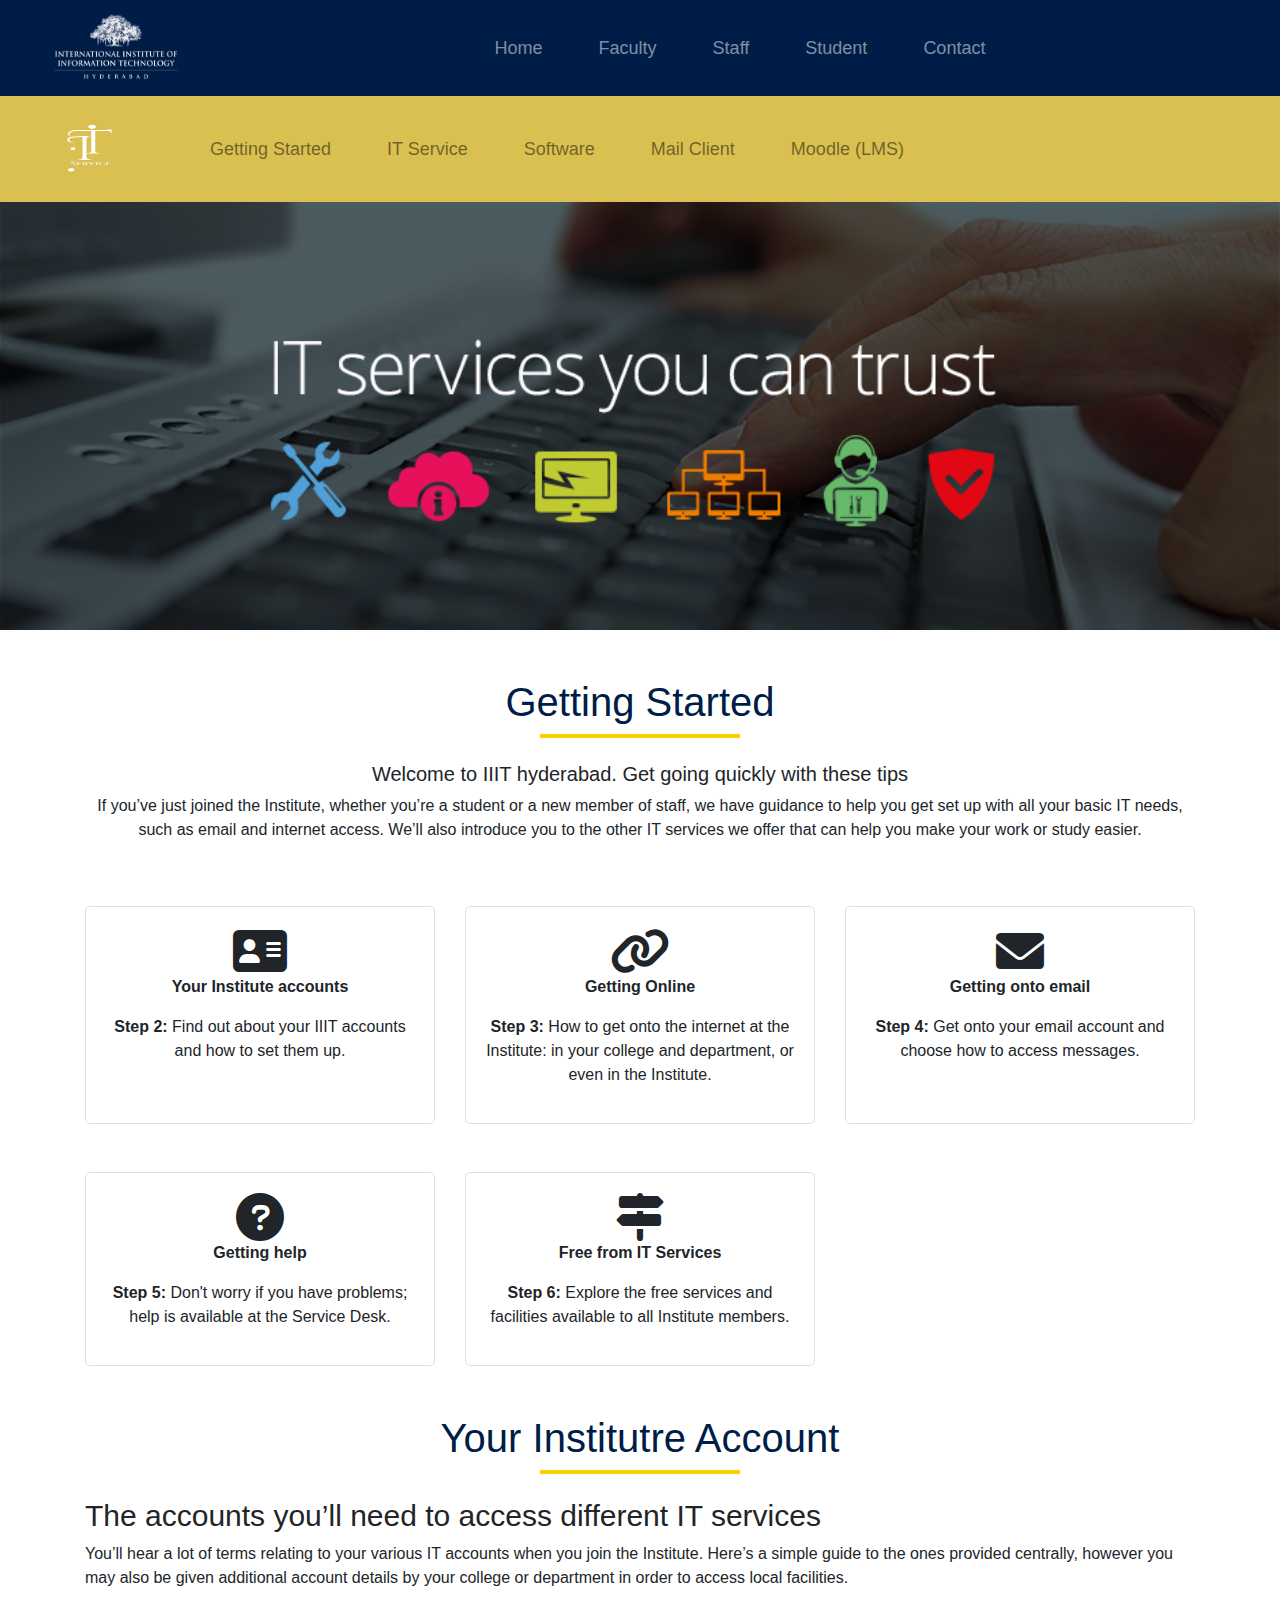
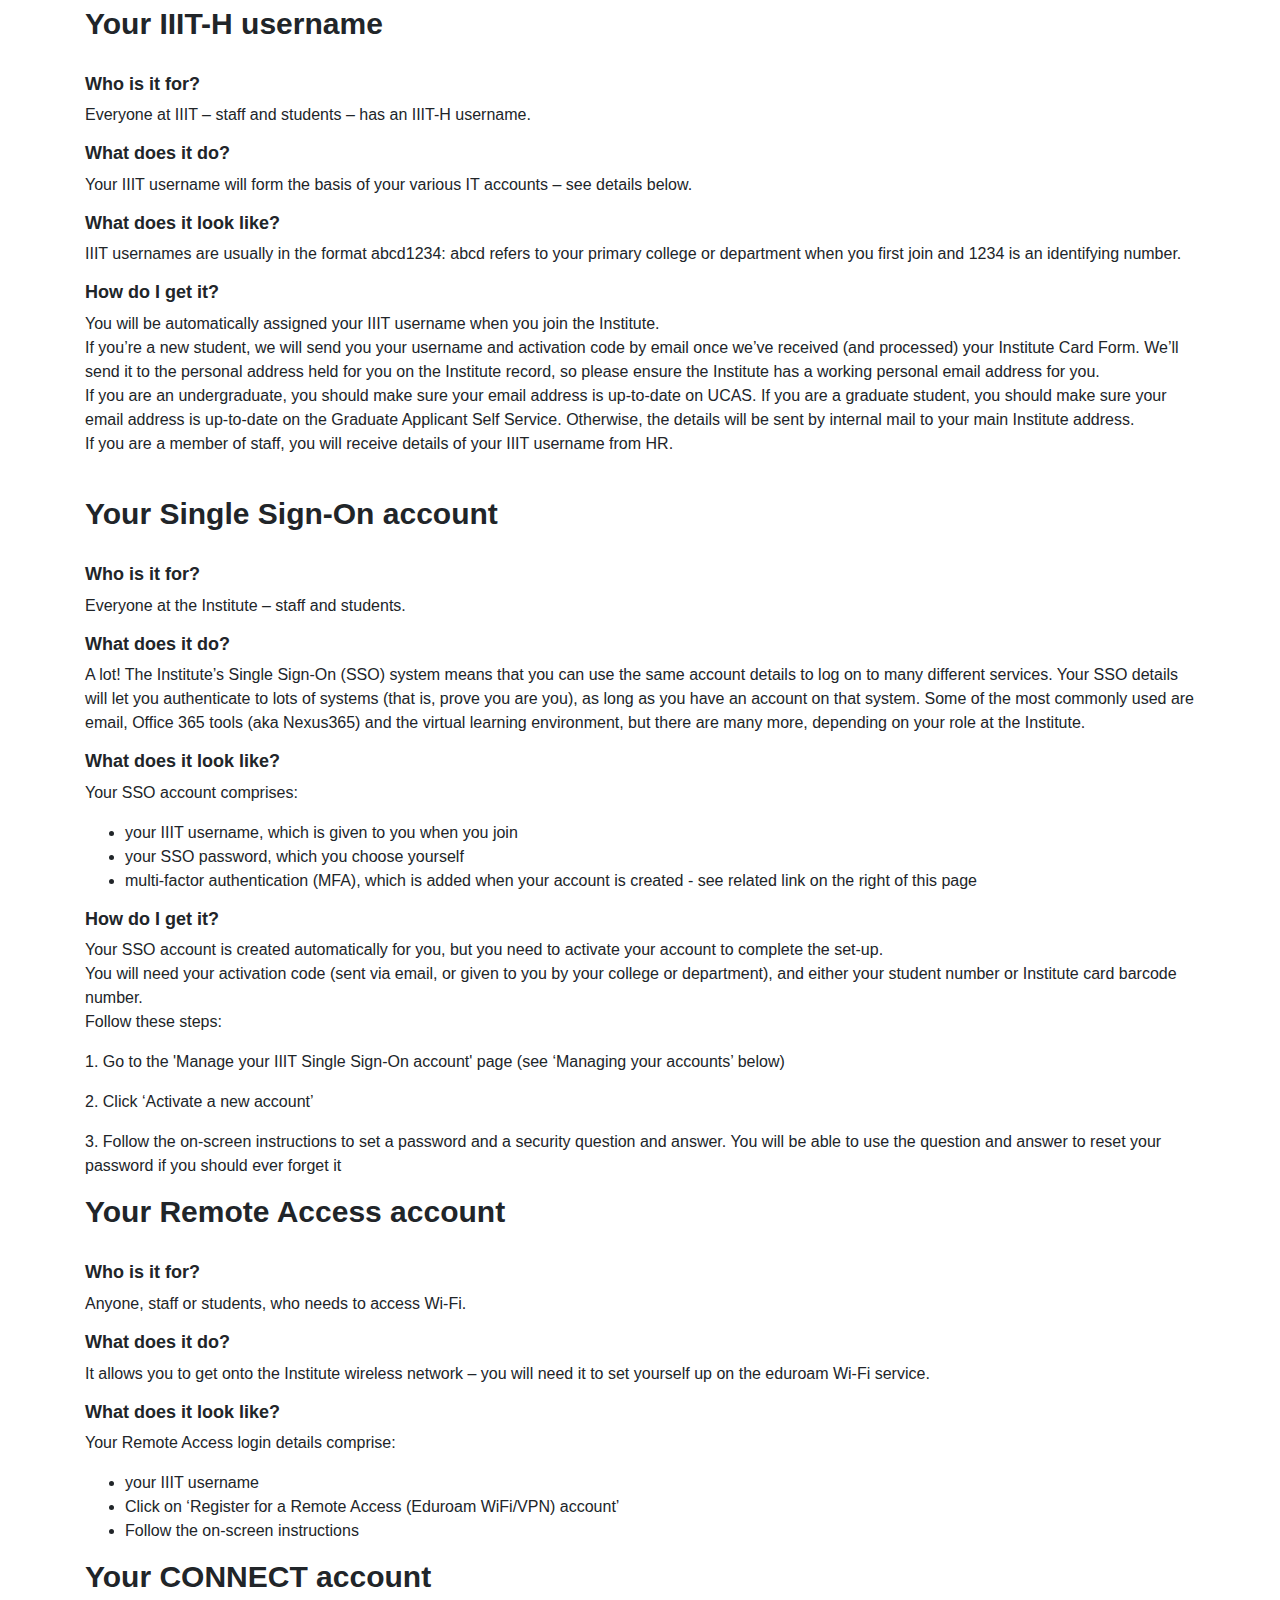
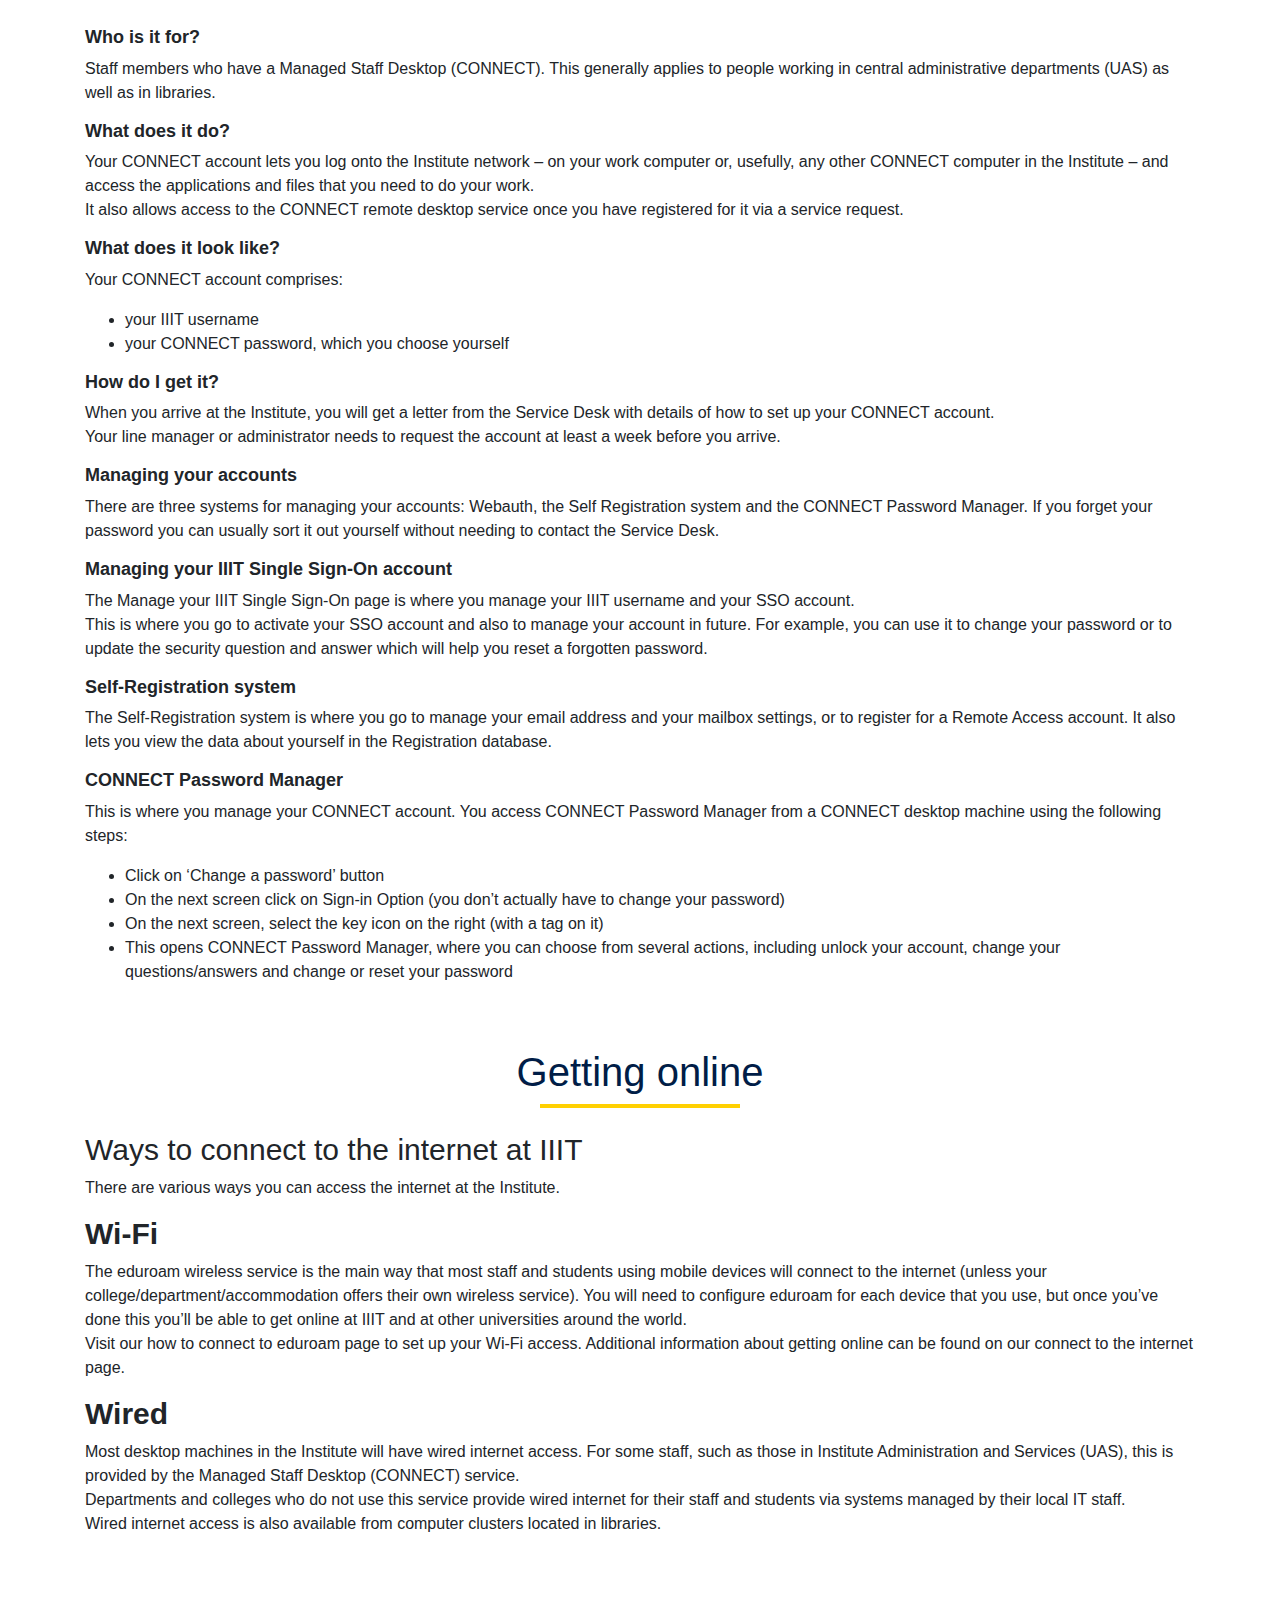
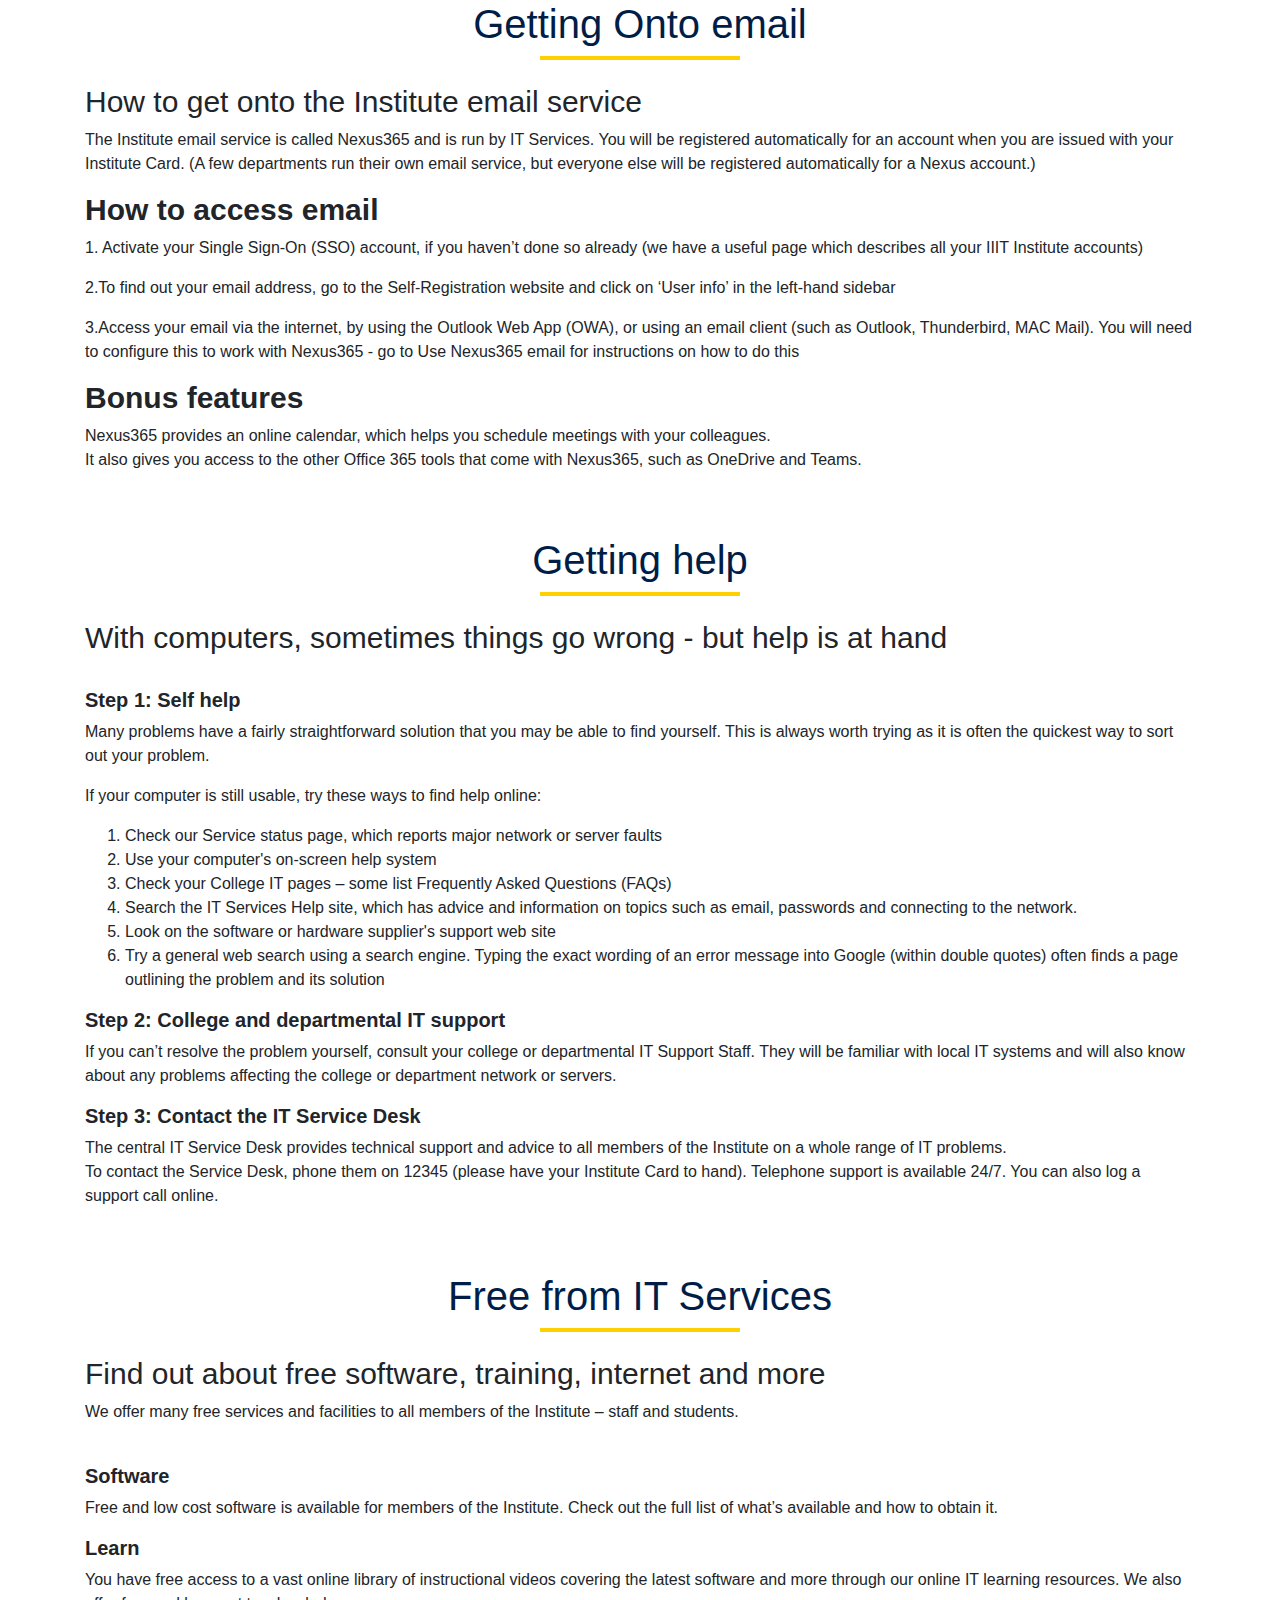
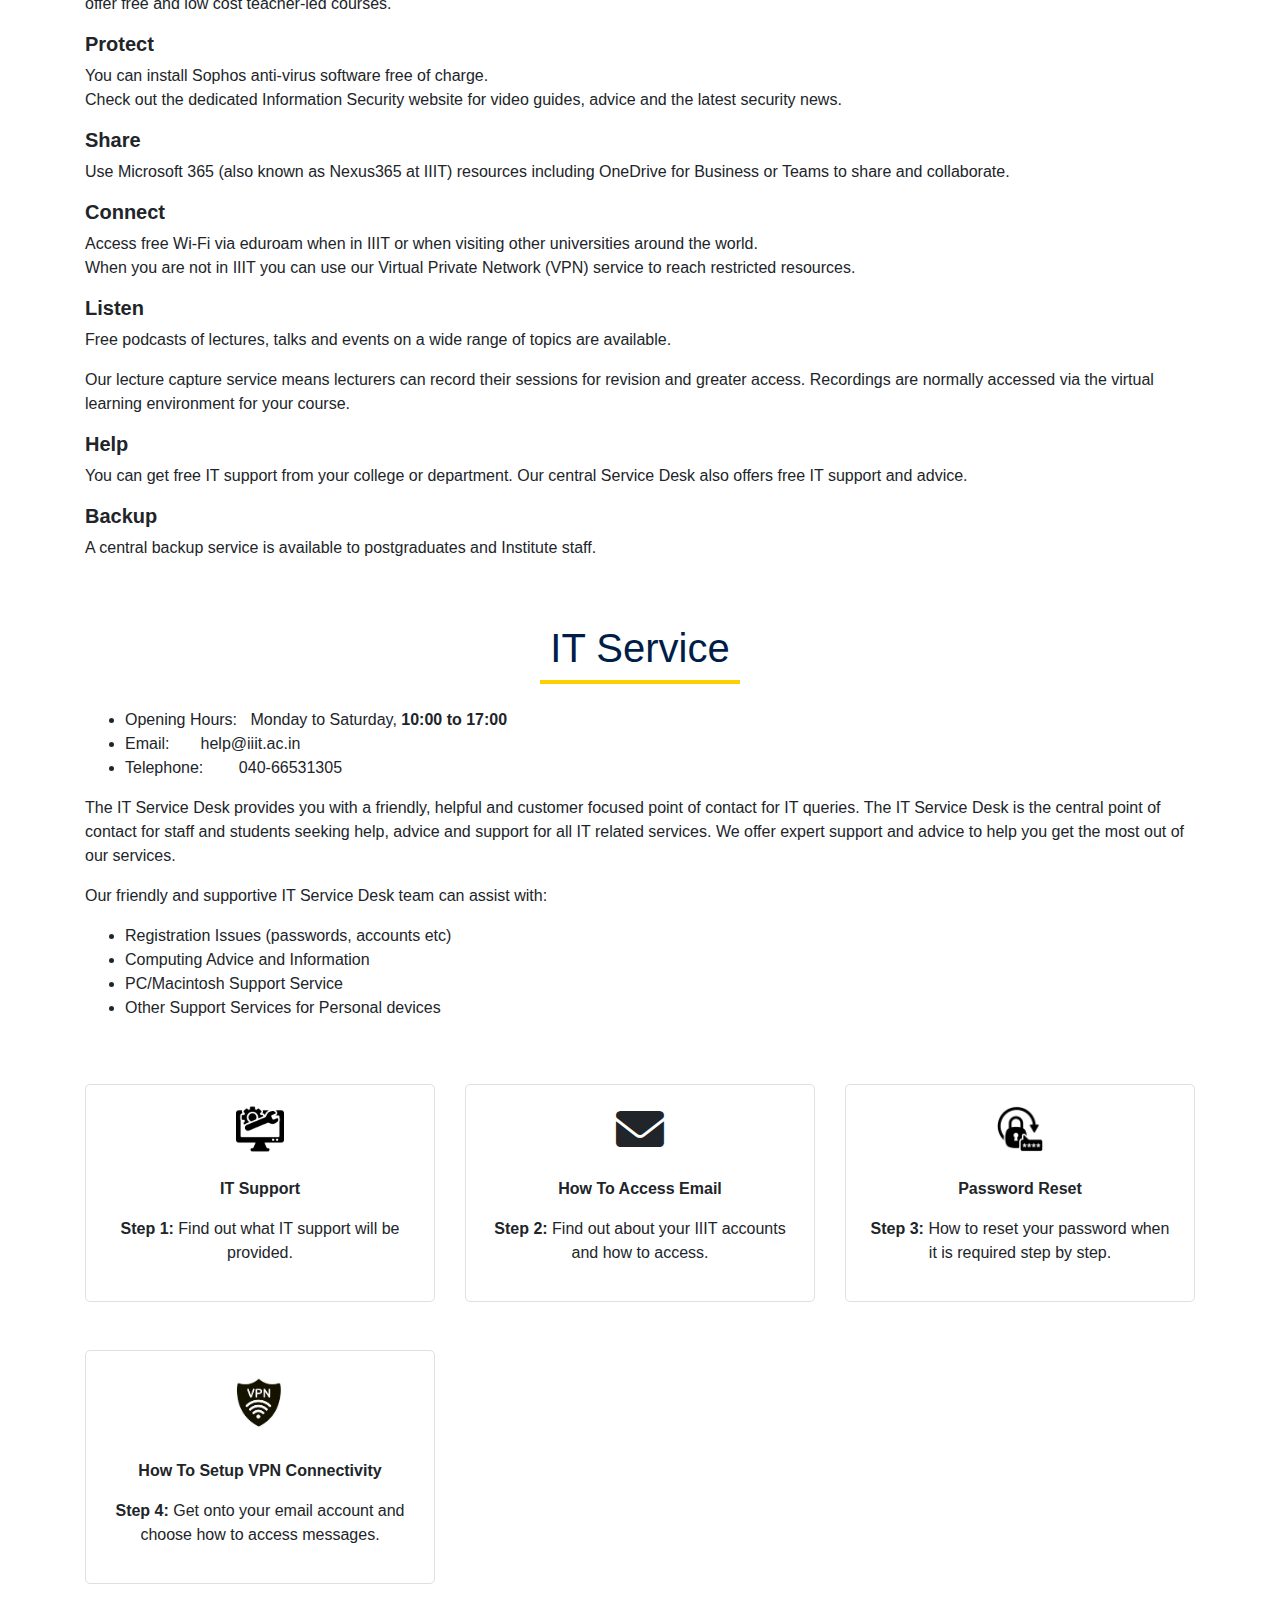
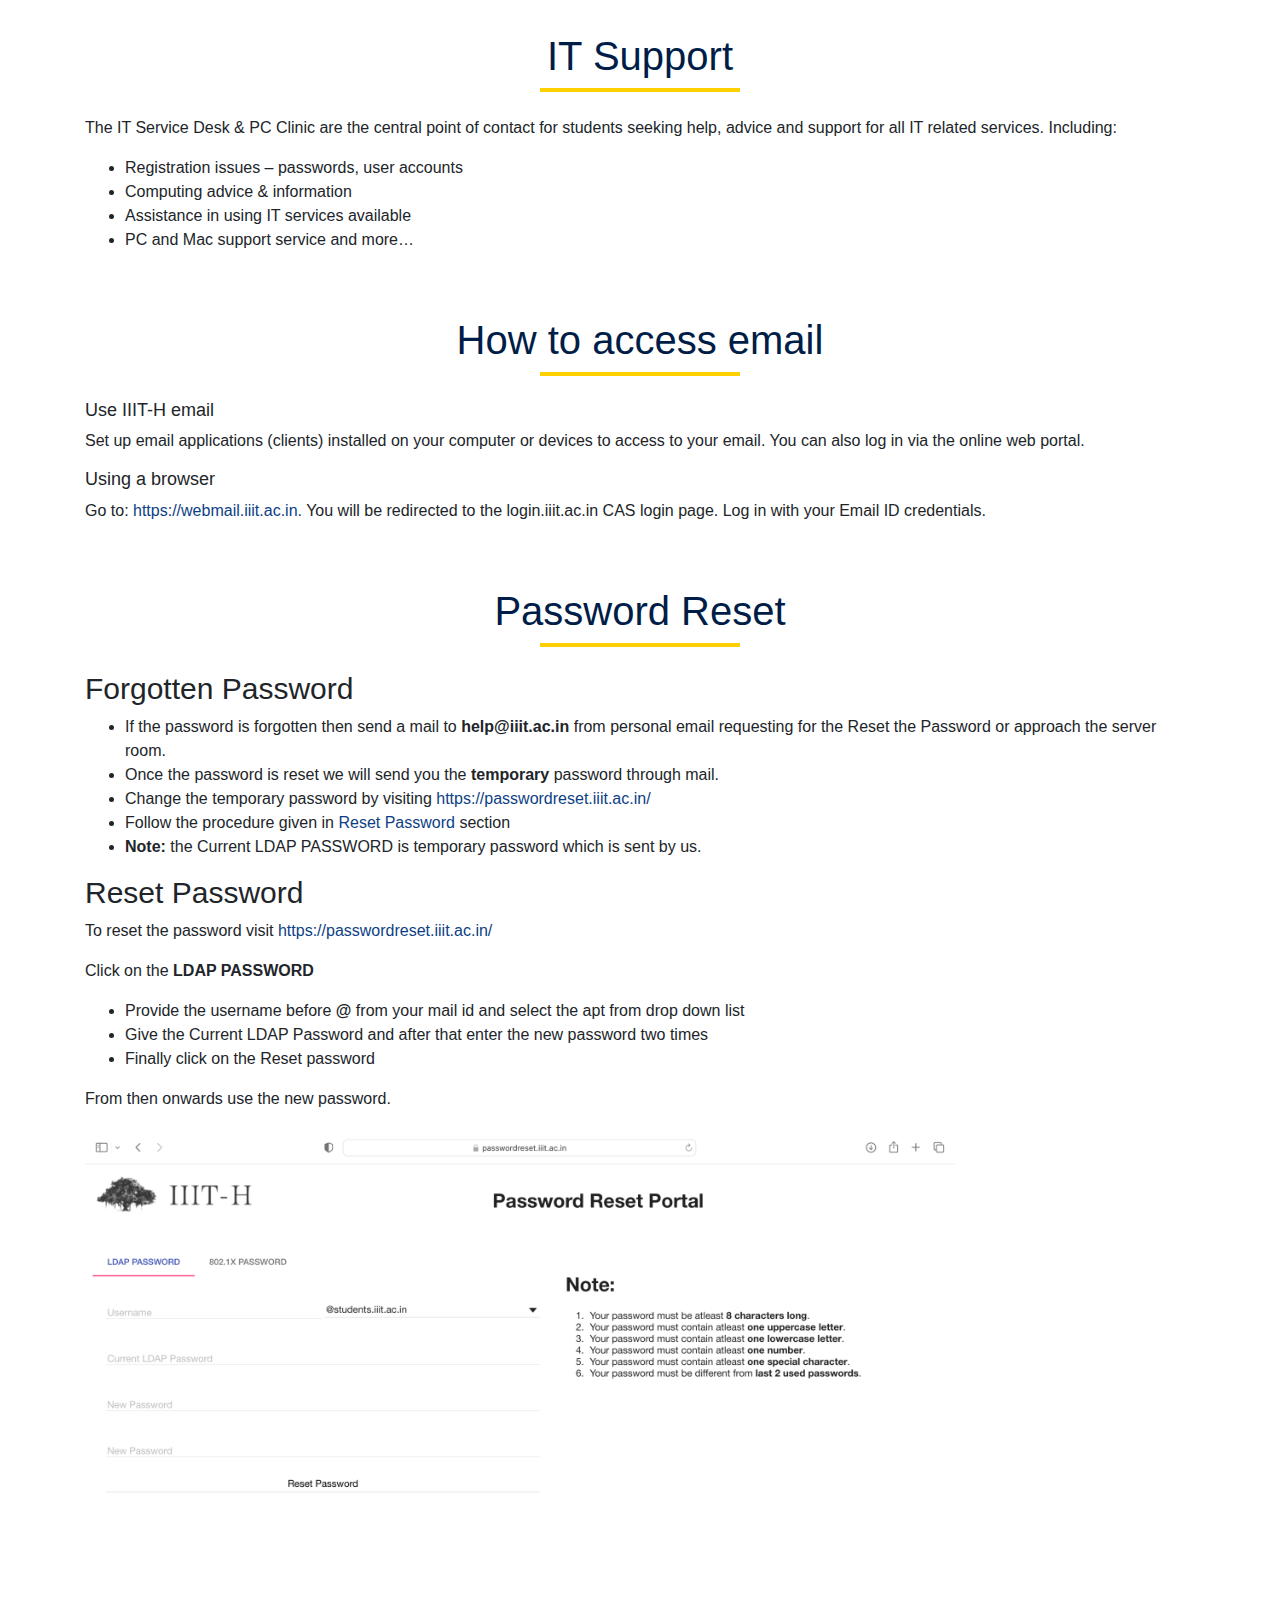
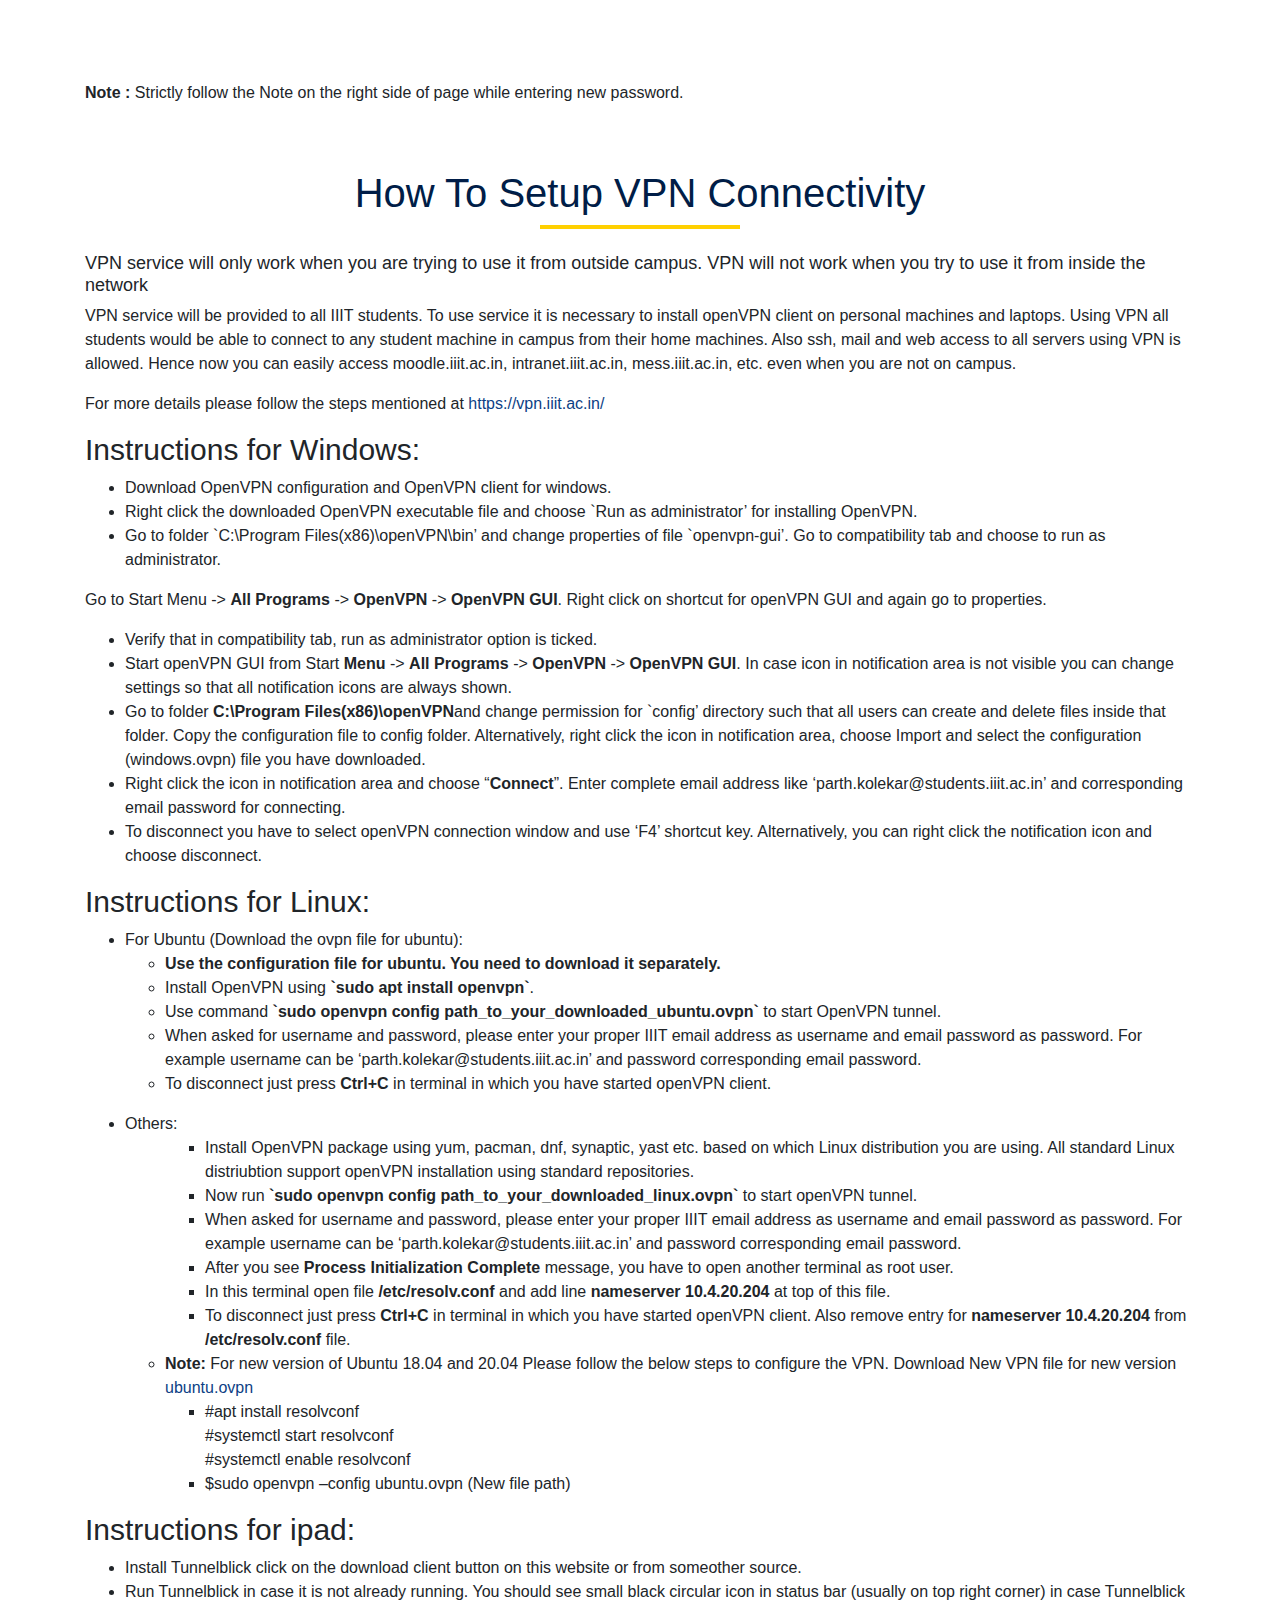
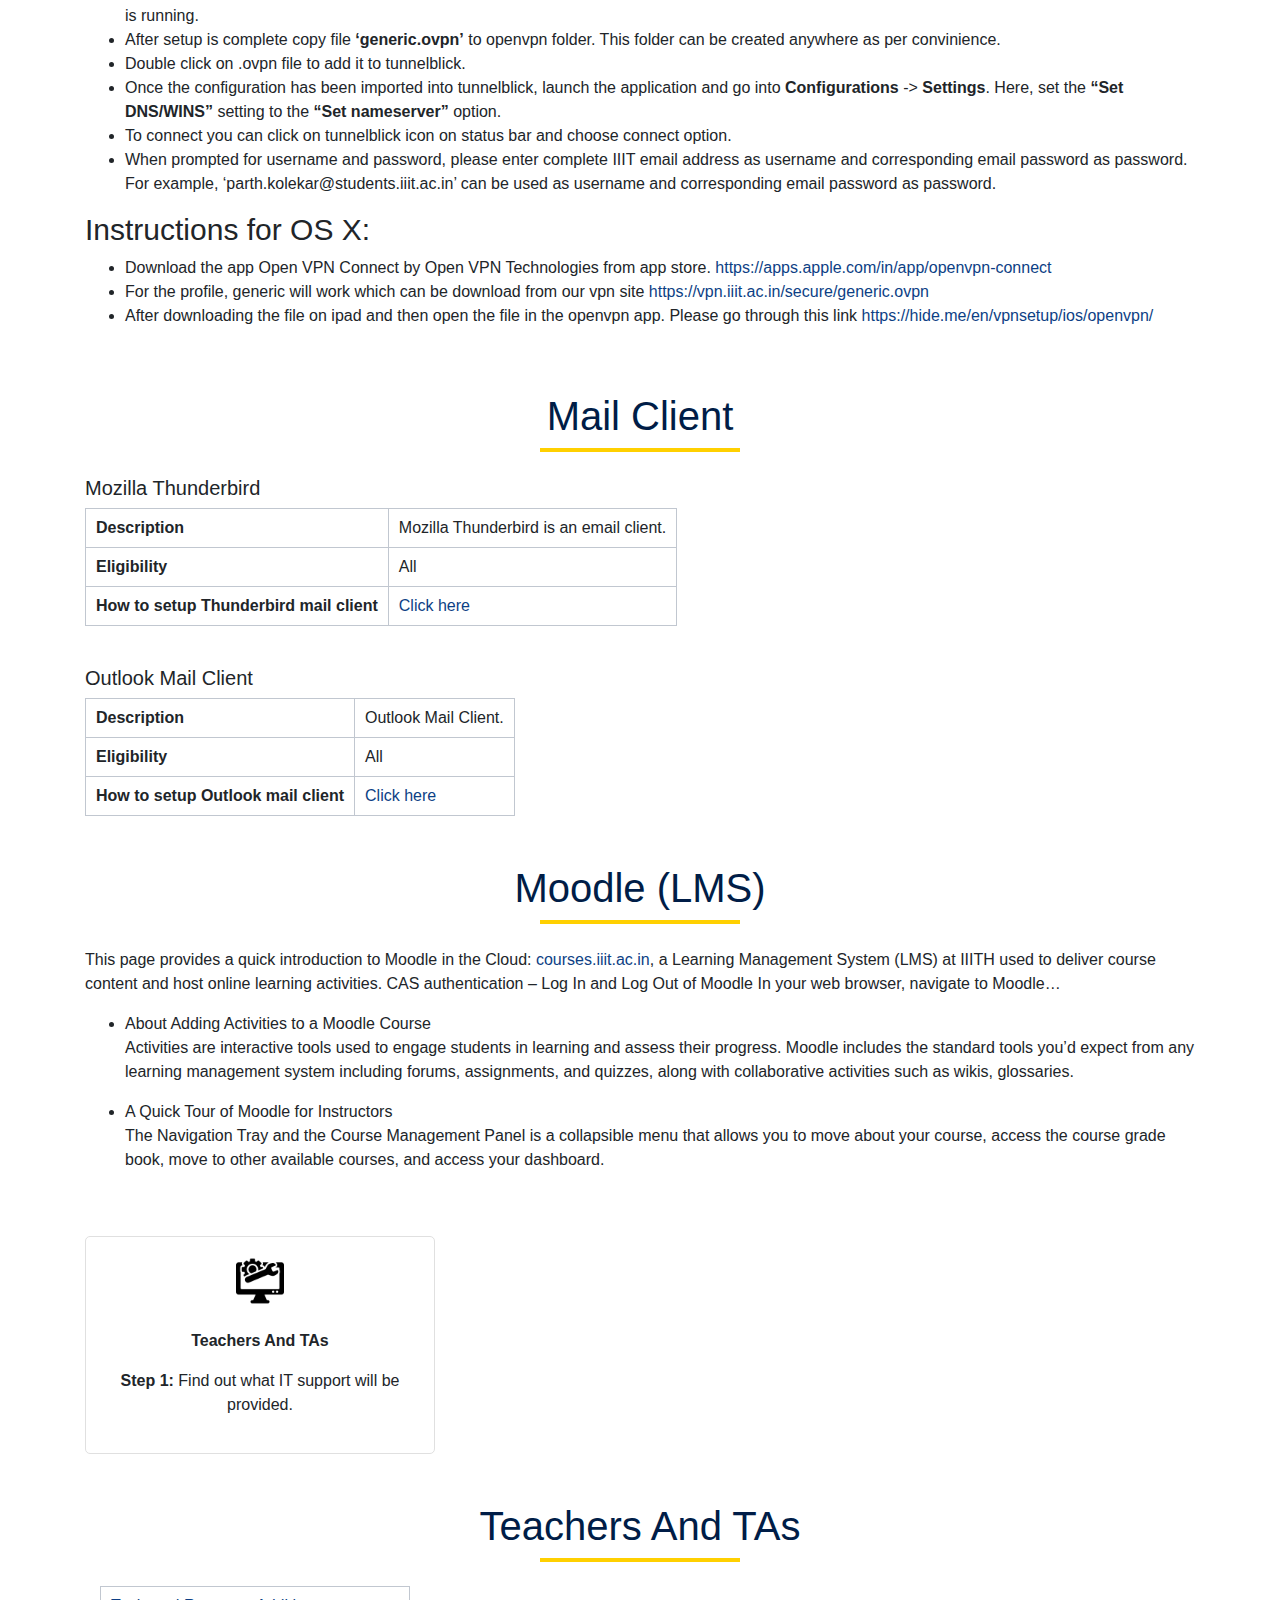
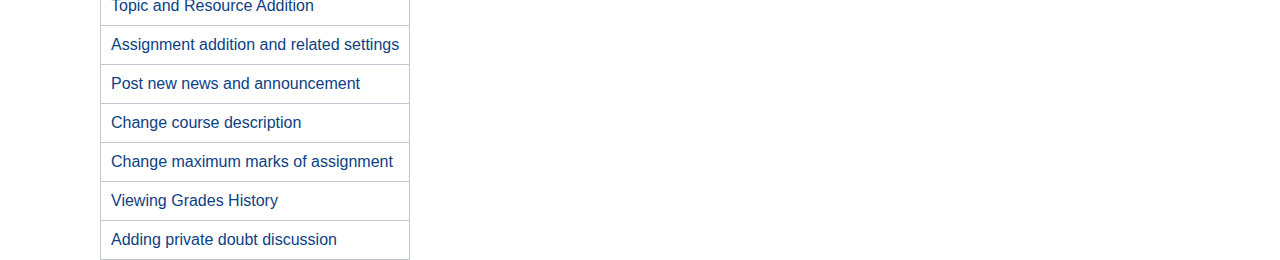
<file: faculty.html>
<!DOCTYPE html>
<html>
<head>
  <meta name="viewport" content="width=device-width, initial-scale=1">
  <meta charset="utf-8">
  
  <link rel="stylesheet" href="https://maxcdn.bootstrapcdn.com/bootstrap/4.5.0/css/bootstrap.min.css">
  <script src="https://ajax.googleapis.com/ajax/libs/jquery/3.4.1/jquery.min.js"></script>
  <script src="https://cdnjs.cloudflare.com/ajax/libs/popper.js/1.16.0/umd/popper.min.js"></script>
  <script src="https://maxcdn.bootstrapcdn.com/bootstrap/4.5.0/js/bootstrap.min.js"></script>
  <title>Student Template</title>

  <link href="https://fonts.googleapis.com/css2?family=Dancing+Script:wght@700&family=Domine&family=Libre+Baskerville:ital@1&display=swap" rel="stylesheet">
  <link href="https://fonts.googleapis.com/css?family=Cinzel+Decorative&display=swap" rel="stylesheet">
  <link rel="stylesheet" href="https://cdnjs.cloudflare.com/ajax/libs/font-awesome/4.7.0/css/font-awesome.min.css">
  <link rel="stylesheet" href="https://cdnjs.cloudflare.com/ajax/libs/font-awesome/6.0.0-beta3/css/all.min.css">

  <link rel="stylesheet" type="text/css" href="style.css">

 
</head>
<body style="background-color: white;">
  <nav class="navbar navbar-expand-lg navbar-dark" style="background-color: rgb(0, 29, 71);">
    <button class="navbar-toggler " type="button" data-toggle="collapse" data-target="#myNavbar">
        <span class="navbar-toggler-icon"></span>
    </button>
    <a href="#"><img src="iiit_logo_white.png" style="width:200px;height:80px;"></a>
    <div class="collapse navbar-collapse text-center" id="myNavbar">
        <ul class="navbar-nav menu mx-auto text-align:left">
            <li class="nav-item"><a id="home-link" class="nav-link" href="index.html">Home</a></li>
            <li class="nav-item"><a id="about-link" class="nav-link" href="faculty.html" >Faculty</a></li>
            <li class="nav-item"><a id="research-link" class="nav-link" href="staff.html" >Staff</a></li>
            <li class="nav-item"><a id="event-link" class="nav-link" href="student.html">Student</a></li>
            <!--<li class="nav-item"><a id="teaching-link" class="nav-link" href="#teaching" >Software</a></li>-->
            <li class="nav-item"><a id="talks-link" class="nav-link" href="#contact" >Contact</a></li>
        </ul>
            
    </div>
</nav>
<nav class="navbar navbar-expand-lg navbar-light" style="background-color: rgb(218, 192, 81); ">
  <a class="navbar-brand" href="#"><img src="it2.png" style="width: 150px; height: 80px;"></a>
  <button class="navbar-toggler" type="button" data-toggle="collapse" data-target="#navbarNavDropdown" aria-controls="navbarNavDropdown" aria-expanded="false" aria-label="Toggle navigation">
    <span class="navbar-toggler-icon"></span>
  </button>
  <div class="collapse navbar-collapse" id="navbarNavDropdown">
    <ul class="navbar-nav">
      <li class="nav-item menu-item" onclick="menu1()">
        <a class="nav-link " href="#getting-started" >
          Getting Started
        </a>
      </li>
      <li class="nav-item menu-item"  onclick="menu2()">
        <a class="nav-link " href="#It-service">
          IT Service
        </a>
      </li>
      <li class="nav-item menu-item" onclick="menu3()" >
        <a class="nav-link " href="#software">
          Software
        </a>
      </li>
      <li class="nav-item menu-item" onclick="menu4()">
        <a class="nav-link" href="#mail-client">Mail Client </a>
      </li>
      <li class="nav-item menu-item" onclick="menu5()">
        <a class="nav-link" href="#moodle">Moodle (LMS) </a>
      </li>
    </ul>
  </div>
</nav>
<div class="img-container">
<img src="Services.png" class="img-bg">
</div>
<div class="container It-support-container"  id="getting-started" >
    <div class="home-conatiner row justify-content-center text-center" >
        <div class="col-md-12 col-sm-12 mt-5">
            <h1 class="heading">Getting Started</h1>
            <div class="line"></div>
            <br>
            <h1 style="font-size:20px;">Welcome to IIIT hyderabad. Get going quickly with these tips</h1>
            <p>If you’ve just joined the Institute, whether you’re a student or a new member of staff, we have guidance to help you get set up with all your basic IT needs, such as email and internet access. We’ll also introduce you to the other IT services we offer that can help you make your work or study easier.</p>
        </div>
        <div class="container">
          <div class="row">
             <div class="col-lg-4 col-md-6 col-sm-12 mt-5">
              <div class ="card h-100 text-center" onclick="Institute_account_card()">
                <i class="fa fa-address-card" style="font-size: 3em;"></i>
                <p><strong>Your Institute accounts</strong></p>
                <p><strong>Step 2:</strong> Find out about your IIIT accounts and how to set them up.</p>
              </div>
            </div>
        
            <div class="col-lg-4 col-md-6 col-sm-12 mt-5">
              <div class="card h-100 text-center" onclick="getting_online_card()">
                <i class="fa fa-link" style="font-size: 3em;"></i>
                <p><strong>Getting Online</strong></p>
                <p><strong>Step 3:</strong> How to get onto the internet at the Institute: in your college and department, or even in the Institute.</p>
              </div>
            </div>
        
            <div class="col-lg-4 col-md-6 col-sm-12 mt-5">
              <div class="card h-100 text-center" onclick="getting_onto_email_card()">
                <i class="fa fa-envelope" style="font-size: 3em;"></i>
                <p><strong>Getting onto email</strong></p>
                <p><strong>Step 4:</strong> Get onto your email account and choose how to access messages.</p>
              </div>
            </div>
        
            <div class="col-lg-4 col-md-6 col-sm-12 mt-5">
              <div class="card h-100 text-center" onclick="getting_help_card()">
                <i class="fa-solid fa-circle-question" style="font-size: 3em;"></i>
                <p><strong>Getting help</strong></p>
                <p><strong>Step 5:</strong> Don't worry if you have problems; help is available at the Service Desk.</p>
              </div>
            </div>
        
            <div class="col-lg-4 col-md-6 col-sm-12 mt-5">
              <div class="card h-100 text-center" onclick="free_help_card()">
                <i class="fa-solid fa-signs-post" style="font-size: 3em;"></i>
                <p><strong>Free from IT Services</strong></p>
                <p><strong>Step 6:</strong> Explore the free services and facilities available to all Institute members.</p>
              </div>
            </div>
          </div>
        </div>
        
     </div>  
</div>  
<div class="container It-support-container"  id="Institute-account"  >
  <div class="home-conatiner row justify-content-center text-left" >
      <div class="col-md-12 col-sm-12 mt-5">
          <h1 class="heading">Your Institutre Account</h1>
          <div class="line"></div>
          <br>
          <h1 style="font-size:30px;font-weight:400">The accounts you’ll need to access different IT services</h1>
          <p>You’ll hear a lot of terms relating to your various IT accounts when you join the Institute. Here’s a simple guide to the ones provided centrally, however you may also be given additional account details by your college or department in order to access local facilities.</p>
          <h1 style="font-size:30px;font-weight:bold;">Your IIIT-H username</h1>
          <br>
          <h1 style="font-size:18px;font-weight:bold;">Who is it for?</h1>
          <p>Everyone at IIIT – staff and students – has an IIIT-H username. </p>
          <h1 style="font-size:18px;font-weight: bold;">What does it do?</h1>
          <p>Your IIIT username will form the basis of your various IT accounts – see details below.</p>
          <h1 style="font-size: 18px;font-weight:bold;">What does it look like?</h1>
          <p>IIIT usernames are usually in the format abcd1234: abcd refers to your primary college or department when you first join and 1234 is an identifying number.</p>
          <h1 style="font-size: 18px;font-weight:bold;">How do I get it?</h1>
          <p>You will be automatically assigned your IIIT username when you join the Institute.<br>If you’re a new student, we will send you your username and activation code by email once we’ve received (and processed) your Institute Card Form. We’ll send it to the personal address held for you on the Institute record, so please ensure the Institute has a working personal email address for you. <br>If you are an undergraduate, you should make sure your email address is up-to-date on UCAS. If you are a graduate student, you should make sure your email address is up-to-date on the Graduate Applicant Self Service. Otherwise, the details will be sent by internal mail to your main Institute address.<br>If you are a member of staff, you will receive details of your IIIT username from HR.  </p>
      <br>
      <h1 style="font-size:30px;font-weight:bold">Your Single Sign-On account</h1>
      <br>
      <h1 style="font-size:18px;font-weight:bold;">Who is it for?</h1>
      <p>Everyone at the Institute – staff and students. </p>
      <h1 style="font-size:18px;font-weight:bold;">What does it do?</h1>
      <p>A lot! The Institute’s Single Sign-On (SSO) system means that you can use the same account details to log on to many different services.
          Your SSO details will let you authenticate to lots of systems (that is, prove you are you), as long as you have an account on that system. Some of the most commonly used are email, Office 365 tools (aka Nexus365) and the virtual learning environment, but there are many more, depending on your role at the Institute. </p>
      <h1 style="font-size:18px;font-weight:bold;">What does it look like?</h1>
      <p>Your SSO account comprises:</p>
      <ul>
          <li>your IIIT username, which is given to you when you join</li>
          <li>your SSO password, which you choose yourself</li>
          <li>multi-factor authentication (MFA), which is added when your account is created - see related link on the right of this page</li>
      </ul>
      <h1 style="font-size:18px;font-weight:bold;">How do I get it?</h1>
      <p>Your SSO account is created automatically for you, but you need to activate your account to complete the set-up. <br>You will need your activation code (sent via email, or given to you by your college or department), and either your student number or Institute card barcode number.<br>Follow these steps: </p>
      <p>1. Go to the 'Manage your IIIT Single Sign-On account' page (see ‘Managing your accounts’ below)</p>
      <p>2. Click ‘Activate a new account’</p>
      <p>3. Follow the on-screen instructions to set a password and a security question and answer. You will be able to use the question and answer to reset your password if you should ever forget it </p>

      <h1 style="font-size:30px;font-weight:bold">Your Remote Access account</h1>
      <br>
      <h1 style="font-size:18px;font-weight:bold;">Who is it for?</h1>
      <p>Anyone, staff or students, who needs to access Wi-Fi. </p>
      <h1 style="font-size:18px;font-weight:bold;">What does it do?</h1>
      <p>It allows you to get onto the Institute wireless network – you will need it to set yourself up on the eduroam Wi-Fi service. </p>
      <h1 style="font-size:18px;font-weight:bold;">What does it look like?</h1>
      <p>Your Remote Access login details comprise: </p>
      <ul>
          <li>your IIIT username </li>
          <li>Click on ‘Register for a Remote Access (Eduroam WiFi/VPN) account’ </li>
          <li>Follow the on-screen instructions</li>
      </ul>
      <h1 style="font-size:30px;font-weight:bold">Your CONNECT account</h1>
      <br>
      <h1 style="font-size:18px;font-weight:bold;">Who is it for?</h1>
      <p>Staff members who have a Managed Staff Desktop (CONNECT). This generally applies to people working in central administrative departments (UAS) as well as in  libraries.</p>
      <h1 style="font-size:18px;font-weight:bold;">What does it do?</h1>
      <p>Your CONNECT account lets you log onto the Institute network – on your work computer or, usefully, any other CONNECT computer in the Institute – and access the applications and files that you need to do your work.<br>It also allows access to the CONNECT remote desktop service once you have registered for it via a service request. </p>
      <h1 style="font-size:18px;font-weight:bold;">What does it look like?</h1>
      <p>Your CONNECT account comprises:</p>
      <ul>
          <li>your IIIT username</li>
          <li>your CONNECT password, which you choose yourself</li>
      </ul>
      <h1 style="font-size:18px;font-weight:bold;">How do I get it?</h1>
      <p>When you arrive at the Institute, you will get a letter from the Service Desk with details of how to set up your CONNECT account.<br>Your line manager or administrator needs to request the account at least a week before you arrive. </p>
      <h1 style="font-size:18px;font-weight:bold">Managing your accounts</h1>
      <p>There are three systems for managing your accounts: Webauth, the Self Registration system and the CONNECT Password Manager. If you forget your password you can usually sort it out yourself without needing to contact the Service Desk.</p>
      <h1 style="font-size:18px;font-weight:bold">Managing your IIIT Single Sign-On account</h1>   
      <p>The Manage your IIIT Single Sign-On page is where you manage your IIIT username and your SSO account.<br>This is where you go to activate your SSO account and also to manage your account in future. For example, you can use it to change your password or to update the security question and answer which will help you reset a forgotten password.</p> 
      <h1 style="font-size:18px;font-weight:bold;">Self-Registration system</h1>
      <p>The Self-Registration system is where you go to manage your email address and your mailbox settings, or to register for a Remote Access account. It also lets you view the data about yourself in the Registration database.</p>
      <h1 style="font-size:18px;font-weight:bold;">CONNECT Password Manager</h1>
    <p>This is where you manage your CONNECT account. You access CONNECT Password Manager from a CONNECT desktop machine using the following steps:</p>
    <ul>
      <li>Click on ‘Change a password’ button</li>
          <li>On the next screen click on Sign-in Option (you don’t actually have to change your password)</li>
          <li>On the next screen, select the key icon on the right (with a tag on it)</li>
          <li>This opens CONNECT Password Manager, where you can choose from several actions, including unlock your account, change your questions/answers and change or reset your password</li>
    </ul>
  </div>
      </div>
</div>
<div class="container It-support-container"  id="get-online" >
  <div class="home-conatiner row justify-content-center text-left" >
      <div class="col-md-12 col-sm-12 mt-5">
          <h1 class="heading">Getting online</h1>
          <div class="line"></div>
          <br>
          <h1 style="font-size:30px;font-weight: 400;">Ways to connect to the internet at IIIT</h1>
          <p>There are various ways you can access the internet at the Institute.</p>
          <h1 style="font-size:30px;font-weight: bold;">Wi-Fi</h1>
          <p>The eduroam wireless service is the main way that most staff and students using mobile devices will connect to the internet (unless your college/department/accommodation offers their own wireless service). You will need to configure eduroam for each device that you use, but once you’ve done this you’ll be able to get online at IIIT and at other universities around the world.<br>Visit our how to connect to eduroam page to set up your Wi-Fi access. Additional information about getting online can be found on our connect to the internet page.</p>
      <h1 style="font-size:30px;font-weight: bold;">Wired</h1>
      <p>Most desktop machines in the Institute will have wired internet access. For some staff, such as those in Institute Administration and Services (UAS), this is provided by the Managed Staff Desktop (CONNECT) service. <br>Departments and colleges who do not use this service provide wired internet for their staff and students via systems managed by their local IT staff.<br>Wired internet access is also available from computer clusters located in libraries.</p>
      
      </div>
  </div>
</div>
<div class="container It-support-container"  id="getting-on-email" >
  <div class="home-conatiner row justify-content-center text-left" >
      <div class="col-md-12 col-sm-12 mt-5">
          <h1 class="heading">Getting Onto email</h1>
          <div class="line"></div>
          <br>
          <h1 style="font-size:30px;font-weight: 400;">How to get onto the Institute email service</h1>
          <p>The Institute email service is called Nexus365 and is run by IT Services. You will be registered automatically for an account when you are issued with your Institute Card. (A few departments run their own email service, but everyone else will be registered automatically for a Nexus account.)</p>
          <h1  style="font-size:30px;font-weight: bold;">How to access email</h1>
          <p>1. Activate your Single Sign-On (SSO) account, if you haven’t done so already (we have a useful page which describes all your IIIT Institute accounts)</p>
          <p>2.To find out your email address, go to the Self-Registration website and click on ‘User info’ in the left-hand sidebar</p>
          <p>3.Access your email via the internet, by using the Outlook Web App (OWA), or using an email client (such as Outlook, Thunderbird, MAC Mail). You will need to configure this to work with Nexus365 - go to Use Nexus365 email for instructions on how to do this</p>
      <h1 style="font-size:30px;font-weight: bold;">Bonus features</h1>
      <p>Nexus365 provides an online calendar, which helps you schedule meetings with your colleagues.<br>It also gives you access to the other Office 365 tools that come with Nexus365, such as OneDrive and Teams.</p>
      
      </div>
  </div>
</div>
<div class="container It-support-container"  id="get-help" >
  <div class="home-conatiner row justify-content-center text-left" >
      <div class="col-md-12 col-sm-12 mt-5">
          <h1 class="heading">Getting help</h1>
          <div class="line"></div>
          <br>
          <h1 style="font-size:30px;font-weight: 400;">With computers, sometimes things go wrong - but help is at hand</h1>
          <br>
          <h1 style="font-size:20px;font-weight: bold;">Step 1: Self help</h1>
          <p>Many problems have a fairly straightforward solution that you may be able to find yourself. This is always worth trying as it is often the quickest way to sort out your problem.</p>
           <p>If your computer is still usable, try these ways to find help online:</p>
           <ol>
              <li>Check our Service status page, which reports major network or server faults </li>
              <li>Use your computer's on-screen help system</li>
              <li>Check your College IT pages – some list Frequently Asked Questions (FAQs)</li>
              <li>Search the IT Services Help site, which has advice and information on topics such as email, passwords and connecting to the network.</li>
              <li>Look on the software or hardware supplier's support web site</li>
              <li>Try a general web search using a search engine. Typing the exact wording of an error message into Google (within double quotes) often finds a page outlining the problem and its solution</li>
           </ol>
           <h1 style="font-size:20px;font-weight: bold;">Step 2: College and departmental IT support</h1>
          <p>If you can’t resolve the problem yourself, consult your college or departmental IT Support Staff. They will be familiar with local IT systems and will also know about any problems affecting the college or department network or servers.</p>
          <h1 style="font-size:20px;font-weight: bold;">Step 3: Contact the IT Service Desk</h1>
          <p>The central IT Service Desk provides technical support and advice to all members of the Institute on a whole range of IT problems.<br>To contact the Service Desk, phone them on 12345 (please have your Institute Card to hand). Telephone support is available 24/7. You can also log a support call online.</p>
     
      
      </div>
  </div>
</div>
<div class="container It-support-container"  id="free-help"  >
  <div class="home-conatiner row justify-content-center text-left" >
      <div class="col-md-12 col-sm-12 mt-5">
          <h1 class="heading">Free from IT Services</h1>
          <div class="line"></div>
          <br>
          <h1 style="font-size:30px;font-weight: 400;">Find out about free software, training, internet and more</h1>
          <p>We offer many free services and facilities to all members of the Institute – staff and students.</p>
          <br>
          <h1 style="font-size:20px;font-weight: bold;">Software</h1>
          <p>Free and low cost software is available for members of the Institute. Check out the full list of what’s available and how to obtain it. </p>
           <h1 style="font-size:20px;font-weight: bold;">Learn</h1>
          <p>You have free access to a vast online library of instructional videos covering the latest software and more through our online IT learning resources. We also offer free and low cost teacher-led courses.</p>
          <h1 style="font-size:20px;font-weight: bold;">Protect</h1>
          <p>You can install Sophos anti-virus software free of charge. <br>Check out the dedicated Information Security website for video guides, advice and the latest security news.</p>
          <h1 style="font-size:20px;font-weight: bold;">Share</h1>
          <p>Use Microsoft 365 (also known as Nexus365 at IIIT) resources including OneDrive for Business or Teams to share and collaborate. </p>
          <h1 style="font-size:20px;font-weight: bold;">Connect</h1>
          <p>Access free Wi-Fi via eduroam when in IIIT or when visiting other universities around the world. <br>When you are not in IIIT you can use our Virtual Private Network (VPN) service to reach restricted resources. </p>
          <h1 style="font-size:20px;font-weight: bold;">Listen</h1>
          <p>Free podcasts of lectures, talks and events on a wide range of topics are available.</p>
          <p>Our lecture capture service means lecturers can record their sessions for revision and greater access. Recordings are normally accessed via the virtual learning environment for your course.</p>
          <h1 style="font-size:20px;font-weight: bold;">Help</h1>
          <p>You can get free IT support from your college or department. Our central Service Desk also offers free IT support and advice.</p>
          <h1 style="font-size:20px;font-weight: bold;">Backup</h1>
          <p>A central backup service is available to postgraduates and Institute staff.</p>
          
      
      </div>
  </div>
</div>
  

<div class="container It-support-container"  id="It-service" >
  <div class="home-conatiner row justify-content-center text-left" >
      <div class="col-md-12 col-sm-12 mt-5">
          <h1 class="heading">IT Service</h1>
          <div class="line"></div>
          <br>
          <ul>
            <li>Opening Hours:&nbsp;&nbsp; Monday to Saturday, <strong>10:00 to 17:00</strong></li>
            <li>Email:   &nbsp;&nbsp;&nbsp;&nbsp;&nbsp;&nbsp;help@iiit.ac.in</li>
            <li>Telephone:   &nbsp;&nbsp;&nbsp;&nbsp;&nbsp;&nbsp; 040-66531305</li>
           
          </ul>
          <p>The IT Service Desk provides you with a friendly, helpful and customer focused point of contact for IT queries. The IT Service Desk is the central point of contact for staff and students seeking help, advice and support for all IT related services. We offer expert support and advice to help you get the most out of our services.</p>
      <p>Our friendly and supportive IT Service Desk team can assist with:</p>
      <ul>
          <li>Registration Issues (passwords, accounts etc)</li>
          <li>Computing Advice and Information</li>
          <li>PC/Macintosh Support Service</li>
          <li>Other Support Services for Personal devices</li>
      </ul>
      </div>
       <div class="container">
        <div class="row">
          <div class="col-lg-4 col-md-6 col-sm-12 mt-5 " >
            <div class="card h-100 text-center" onclick="It_support_card()">
              <i ><img src="pic3.png" style="width: 3em; height: 3em;"></i>
              <br>
              <p><strong>IT Support</strong></p>
              <p><strong>Step 1:</strong> Find out what IT support will be provided.</p>
            </div>
          </div>
      
          <div class="col-lg-4 col-md-6 col-sm-12 mt-5">
            <div class ="card h-100 text-center" onclick="access_email_card()">
              <i class="fa-solid fa-envelope" style="font-size: 3em;"></i>
              <br>
              <p><strong>How To Access Email</strong></p>
              <p><strong>Step 2:</strong> Find out about your IIIT accounts and how to access.</p>
            </div>
          </div>
      
          <div class="col-lg-4 col-md-6 col-sm-12 mt-5">
            <div class="card h-100 text-center" onclick="password_reset_card()">
              <i><img src="passwordreset.png" style="width: 3em; height: 3em;" ></i>
              <br>
              <p><strong>Password Reset</strong></p>
              <p><strong>Step 3:</strong> How to reset your password when it is required step by step.</p>
            </div>
          </div>
      
          <div class="col-lg-4 col-md-6 col-sm-12 mt-5">
            <div class="card h-100 text-center" onclick="vpn_connection_card()">
              <i><img src="vpn2.jpg" style="width: 4em; height: 4em;"></i>
              <br>
              <p><strong>How To Setup VPN Connectivity</strong></p>
              <p><strong>Step 4:</strong> Get onto your email account and choose how to access messages.</p>
            </div>
          </div>
       </div>  
      </div>  
  </div>
</div>


<div class="container It-support-container"  id="It-support"  >
  <div class="home-conatiner row justify-content-center text-left" >
      <div class="col-md-12 col-sm-12 mt-5">
          <h1 class="heading">IT Support</h1>
          <div class="line"></div>
          <br>
         <p>The IT Service Desk & PC Clinic are the central point of contact for students seeking help, advice and support for all IT related services. Including:</p>
          <ul>
            <li>Registration issues – passwords, user accounts</li>
            <li>Computing advice & information</li>
            <li>Assistance in using IT services available</li>
            <li>PC and Mac support service and more…</li>
          </ul>
      </div>
  </div>
</div>
<div class="container It-support-container"  id="access-email" >
<div class="home-conatiner row justify-content-center text-left" >
    <div class="col-md-12 col-sm-12 mt-5">
        <h1 class="heading">How to access email</h1>
        <div class="line"></div>
        <br>
       <h1 style="font-size:18px;font-weight:500">Use IIIT-H email</h1>
        <p>Set up email applications (clients) installed on your computer or devices to access to your email. You can also log in via the online web portal.</p>
        <h1 style="font-size:18px;font-weight:500">Using a browser</h1>
        <p>Go to:<a href=" https://webmail.iiit.ac.in" target="_blank" class="click-here"> https://webmail.iiit.ac.in.</a> You will be redirected to the login.iiit.ac.in CAS login page. Log in with  your Email ID credentials.</p>
    </div>
</div>
</div>
<div class="container It-support-container"  id="password-Reset" >
<div class="home-conatiner row justify-content-center text-left" >
    <div class="col-md-12 col-sm-12 mt-5">
        <h1 class="heading">Password Reset</h1>
        <div class="line"></div>
        <br>
       <h1 style="font-size:30px;font-weight:500">Forgotten Password</h1>
       <ul>
        <li>If the password is forgotten then send a mail to <strong>help@iiit.ac.in</strong>  from personal email requesting for the Reset the Password or approach the server room.</li>
    <li>Once the password is reset we will send you the <strong>temporary</strong> password through mail.</li>   
    <li>Change the temporary password by visiting <a href="https://passwordreset.iiit.ac.in/" target="_blank" class="click-here"> https://passwordreset.iiit.ac.in/</a></li>
    <li>Follow the procedure given in <a href="" target="_blank" class="click-here">Reset Password</a> section</li>  
    <li><strong>Note:</strong> the Current LDAP PASSWORD is temporary password which is sent by us.</li>  
</ul>
        <h1 style="font-size:30px;font-weight:500">Reset Password</h1>
        <p>To reset the password visit <a href=" https://passwordreset.iiit.ac.in/" class="click-here" target="_blank"> https://passwordreset.iiit.ac.in/</a> </p>
        <p>Click on the <strong>LDAP PASSWORD</strong></p>
        <ul>
            <li>Provide the username before <strong>@</strong> from your mail id and select the apt from drop down list</li>
            <li>Give the Current LDAP Password and after that enter the new password two times</li>
            <li>Finally click on the Reset password</li>
        </ul>
        <p>From then onwards use the new password.</p>
        <img src="pic.png" >
        <p><strong>Note :</strong> Strictly follow the Note on the right side of page while entering new password.</p>
    </div>
</div>
</div>
<div class="container It-support-container"  id="VPN-connection" >
<div class="home-conatiner row justify-content-center text-left" >
    <div class="col-md-12 col-sm-12 mt-5">
        <h1 class="heading">How To Setup VPN Connectivity</h1>
        <div class="line"></div>
        <br>
        <h1 style="font-size:18px;font-weight:500">VPN service will only work when you are trying to use it from outside campus. VPN will not work when you try to use it from inside the network</h1>
        <p>VPN service will be provided to all IIIT students. To use service it is necessary to install openVPN client on personal machines and laptops. Using VPN all students would be able to connect to any student machine in campus from their home machines. Also ssh, mail and web access to all servers using VPN is allowed. Hence now you can easily access moodle.iiit.ac.in, intranet.iiit.ac.in, mess.iiit.ac.in, etc. even when you are not on campus.</p>
        <p>For more details please follow the steps mentioned at <a href=" https://vpn.iiit.ac.in/" target="_blank" class="click-here">https://vpn.iiit.ac.in/</a> </h1>
    <h1 style="font-size:30px;font-weight:500">Instructions for Windows:</h1>
    <ul>
        <li>Download OpenVPN configuration and OpenVPN client for windows.</li>
        <li>Right click the downloaded OpenVPN executable file and choose `Run as administrator’ for installing OpenVPN.</li>
        <li>Go to folder `C:\Program Files(x86)\openVPN\bin’ and change properties of file `openvpn-gui’. Go to compatibility tab and choose to run as administrator.</li>
    </ul>
    <p>Go to Start Menu -> <strong>All Programs</strong> -> <strong>OpenVPN</strong> -> <strong>OpenVPN GUI</strong>. Right click on shortcut for openVPN GUI and again go to properties.</p>
 <ul>
  <li>Verify that in compatibility tab, run as administrator option is ticked.</li>
  <li>Start openVPN GUI from Start <strong>Menu </strong>-> <strong>All Programs</strong> -> <strong>OpenVPN</strong> -> <strong>OpenVPN GUI</strong>. In case icon in notification area is not visible you can change settings so that all notification icons are always shown.</li>
<li>Go to folder <strong>C:\Program Files(x86)\openVPN</strong>and change permission for `config’ directory such that all users can create and delete files inside that folder. Copy the configuration file to config folder. Alternatively, right click the icon in notification area, choose Import and select the configuration (windows.ovpn) file you have downloaded.</li> 
<li>Right click the icon in notification area and choose “<strong>Connect</strong>”. Enter complete email address like ‘parth.kolekar@students.iiit.ac.in’ and corresponding email password for connecting.</li>  
<li>To disconnect you have to select openVPN connection window and use ‘F4’ shortcut key. Alternatively, you can right click the notification icon and choose disconnect.</li>  
</ul>
<h1 style="font-size:30px;font-weight:500">Instructions for Linux:</h1>
<ul>
<li>For Ubuntu (Download the ovpn file for ubuntu):
<ul>
<li><b>Use the configuration file for ubuntu. You need to download it separately.</b></li>
<li>Install OpenVPN using <strong>`sudo apt install openvpn`</strong>.</li>
<li>Use command <strong>`sudo openvpn config path_to_your_downloaded_ubuntu.ovpn`</strong> to start OpenVPN tunnel.</li>
<li>When asked for username and password, please enter your proper IIIT email address as username and email password as password. For example username can be &#8216;parth.kolekar@students.iiit.ac.in&#8217; and password corresponding email password.</li>
<li>To disconnect just press <strong>Ctrl+C</strong> in terminal in which you have started openVPN client.</li>
</ul>
</li>
</ul>
<ul>
<li>Others:
<ul>
<li style="list-style-type: none;">
<ul>
<li>Install OpenVPN package using yum, pacman, dnf, synaptic, yast etc. based on which Linux distribution you are using. All standard Linux distriubtion support openVPN installation using standard repositories.</li>
<li>Now run <strong>`sudo openvpn config path_to_your_downloaded_linux.ovpn`</strong> to start openVPN tunnel.</li>
<li>When asked for username and password, please enter your proper IIIT email address as username and email password as password. For example username can be &#8216;parth.kolekar@students.iiit.ac.in&#8217; and password corresponding email password.</li>
<li>After you see <strong>Process Initialization Complete</strong> message, you have to open another terminal as root user.</li>
<li>In this terminal open file <b>/etc/resolv.conf</b> and add line <b>nameserver 10.4.20.204</b> at top of this file.</li>
<li>To disconnect just press <b>Ctrl+C </b> in terminal in which you have started openVPN client. Also remove entry for <b>nameserver 10.4.20.204</b> from <b>/etc/resolv.conf</b> file.</li>
</ul>
</li>
</ul>
<ul>
<li><b>Note:</b> For new version of Ubuntu 18.04 and 20.04 Please follow the below steps to configure the VPN. Download New VPN file for new version <a href="https://vpn.iiit.ac.in/secure/For_18_20_ubuntu.ovpn" target="_blank" class="click-here">ubuntu.ovpn</a>
<ul>
<li>#apt install resolvconf<br />
#systemctl start resolvconf<br />
#systemctl enable resolvconf</li>
<li>$sudo openvpn &#8211;config ubuntu.ovpn (New file path)</li>
</ul>
</li>
</ul>
</li>
</ul>
<h1 style="font-size:30px;font-weight:500">Instructions for ipad:</h1>
<ul>
<li>Install Tunnelblick click on the download client button on this website or from someother source.</li>
<li>Run Tunnelblick in case it is not already running. You should see small black circular icon in status bar (usually on top right corner) in case Tunnelblick is running.</li>
<li>After setup is complete copy file <b>‘generic.ovpn’</b> to openvpn folder. This folder can be created anywhere as per convinience.</li>
<li>Double click on .ovpn file to add it to tunnelblick.</li>
<li>Once the configuration has been imported into tunnelblick, launch the application and go into <b>Configurations</b> -><b> Settings</b>. Here, set the<b> “Set DNS/WINS”</b> setting to the <b>“Set nameserver” </b>option.</li>
<li>To connect you can click on tunnelblick icon on status bar and choose connect option.</li>
<li>When prompted for username and password, please enter complete IIIT email address as username and corresponding email password as password. For example, ‘parth.kolekar@students.iiit.ac.in’ can be used as username and corresponding email password as password.</li>
</ul>
<h1 style="font-size:30px;font-weight:500">Instructions for OS X:</h1>
<ul>
<li>Download the app Open VPN Connect by Open VPN Technologies from app store. <a href="https://apps.apple.com/in/app/openvpn-connect" class="click-here" target="_blank">https://apps.apple.com/in/app/openvpn-connect</a></li>
<li>For the profile, generic will work which can be download from our vpn site <a href="https://vpn.iiit.ac.in/secure/generic.ovpn" class="click-here" target="_blank ">https://vpn.iiit.ac.in/secure/generic.ovpn</a></li> 
<li>After downloading the file on ipad and then open the file in the openvpn app. Please go through this link <a href="https://hide.me/en/vpnsetup/ios/openvpn/" class="click-here">https://hide.me/en/vpnsetup/ios/openvpn/</a> </li>
</ul>
</div>
</div>
</div>


<div class="container It-support-container"  id="mail-client" >
  <div class="home-conatiner row justify-content-center text-left" >
      <div class="col-md-12 col-sm-12 mt-5">
          <h1 class="heading">Mail Client</h1>
          <div class="line"></div>
          <br>
          <h5 class="topsection-title">Mozilla Thunderbird</h5>
<div class="page-content-section">
<div class="list-info table-data">
<table class="table-inner" cellspacing="0">
<tbody>
<tr>
<td class="td-1"><strong>Description</strong></td>
<td class="td-2">Mozilla Thunderbird is an email client.</td>
</tr>
<tr>
<td class="td-1"><strong>Eligibility</strong></td>
<td class="td-2">All</td>
</tr>
<tr>
<td class="td-1"><strong>How to setup Thunderbird mail client</strong></td>
<td class="td-2"><a href="https://self-help.iiit.ac.in/wiki/index.php/How_to_Setup_Thunderbird_client_with_App_Password" class="click-here">Click here</a></td>
</tr>
</tbody>
</table>
<p>&nbsp;</p>
</div>
</div>
<h5 class="topsection-title">Outlook Mail Client</h5>
<div class="page-content-section">
<div class="list-info table-data">
<table class="table-inner" cellspacing="0">
<tbody>
<tr>
<td class="td-1"><strong>Description</strong></td>
<td class="td-2">Outlook Mail Client.</td>
</tr>
<tr>
<td class="td-1"><strong>Eligibility</strong></td>
<td class="td-2">All</td>
</tr>
<tr>
<td class="td-1"><strong>How to setup Outlook mail client</strong></td>
<td class="td-2"><a href="https://self-help.iiit.ac.in/wiki/index.php/How_setup_Outlook_email_Client" class="click-here">Click here</a></td>
</tr>
</tbody>
</table>
</div>
</div>

        
      </div>
    </div>
 
</div>
<div class="container It-support-container"  id="moodle" >
  <div class="home-conatiner row justify-content-center text-left" >
      <div class="col-md-12 col-sm-12 mt-5">
          <h1 class="heading">Moodle (LMS)</h1>
          <div class="line"></div>
          <br>
          <p>This page provides a quick introduction to Moodle in the Cloud: <a href="https://courses.iiit.ac.in/" class="click-here" target="_blank">courses.iiit.ac.in</a>, a Learning Management System (LMS) at IIITH used to deliver course content and host online learning activities. CAS authentication – Log In and Log Out of Moodle In your web browser, navigate to Moodle…</p>
          <ul>
            <li>About Adding Activities to a Moodle Course
              <p>Activities are interactive tools used to engage students in learning and assess their progress. Moodle includes the standard tools you’d expect from any learning management system including forums, assignments, and quizzes, along with collaborative activities such as wikis, glossaries.</p>
            </li>
<li>A Quick Tour of Moodle for Instructors
<p>The Navigation Tray and the Course Management Panel is a collapsible menu that allows you to move about your course, access the course grade book, move to other available courses, and access your dashboard.</p>
</li>
          </ul>
      </div>
      <div class="container">
        <div class="row">
          <div class="col-lg-4 col-md-6 col-sm-12 mt-5 " >
            <div class="card h-100 text-center" onclick="teachers_TAs_card()">
              <i ><img src="pic3.png" style="width: 3em; height: 3em;"></i>
              <br>
              <p><strong>Teachers And TAs</strong></p>
              <p><strong>Step 1:</strong> Find out what IT support will be provided.</p>
            </div>
          </div>
   </div>  
  </div>    
  </div>
</div>  
<div class="container It-support-container"  id="teacher-tas" >
  <div class="home-conatiner row justify-content-center text-left" >
      <div class="col-md-12 col-sm-12 mt-5">
          <h1 class="heading">Teachers And TAs</h1>
          <div class="line"></div>
          <br>
          <div class="col-md-9 content-section">
        
            <div class="page-content-section">
              <div class="list-info table-data">
                 <table cellspacing="0" class="table-inner">
              <tbody>
                                        <tr>
              <td class="td-1"><strong><a href="http://itinfo.iiit.ac.in/softwares/?page_id=1991" class="click-here" target="_blank">Topic and Resource Addition</a></strong></td>
                        </tr>
                         <tr>
              <td class="td-1"><strong><a href="http://itinfo.iiit.ac.in/softwares/?page_id=1993" class="click-here" target="_blank">Assignment addition and related settings</a></strong></td>
                        </tr>
                         <tr>
              <td class="td-1"><strong><a href="http://itinfo.iiit.ac.in/softwares/?page_id=1995" class="click-here" target="_blank">Post new news and announcement</a></strong></td>
                        </tr>
                         <tr>
              <td class="td-1"><strong><a href="http://itinfo.iiit.ac.in/softwares/?page_id=1997" class="click-here" target="_blank">Change course description</a></strong></td>
                        </tr>
                         <tr>
              <td class="td-1"><strong><a href="http://itinfo.iiit.ac.in/softwares/?page_id=1999" class="click-here" target="_blank">Change maximum marks of assignment</a></strong></td>
                        </tr>
                         <tr>
              <td class="td-1"><strong><a href="http://itinfo.iiit.ac.in/softwares/?page_id=2013" aria-current="page" class="click-here" target="_blank">Viewing Grades History</a></strong></td>
                        </tr>
                         <tr>
              <td class="td-1"><strong><a href="http://itinfo.iiit.ac.in/softwares/?page_id=2015" class="click-here" target="_blank">Adding private doubt discussion</a></strong></td>
                        </tr>
                                 
           </tbody>
          </table>
                </div>
         </div>
            </div>
        </div>
        </div>
     
  
  
  </div>
 
<script>
  function menu1(){
    document.getElementById("getting-started").style.display="block";
  document.getElementById("It-service").style.display="none";
  
  document.getElementById("mail-client").style.display="none";
  document.getElementById("moodle").style.display="none";


   

  document.getElementById("It-service").style.display="none";
  document.getElementById("It-support").style.display="none";
  document.getElementById("access-email").style.display="none";
  document.getElementById("password-Reset").style.display="none";
  document.getElementById("VPN-connection").style.display="none";
  
  document.getElementById("teacher-tas").style.display="none";
    
   
 }
 function menu2(){
  document.getElementById("getting-started").style.display="none";
  document.getElementById("It-service").style.display="none";
  
  document.getElementById("mail-client").style.display="none";

  document.getElementById("getting-started").style.display="none";
  document.getElementById("Institute-account").style.display="none";
  document.getElementById("get-online").style.display="none";
  document.getElementById("getting-on-email").style.display="none";
  document.getElementById("get-help").style.display="none";
  document.getElementById("free-help").style.display="none"; 

  document.getElementById("It-service").style.display="block";
  document.getElementById("It-support").style.display="none";
  document.getElementById("access-email").style.display="none";
  document.getElementById("password-Reset").style.display="none";
  document.getElementById("VPN-connection").style.display="none";
  document.getElementById("moodle").style.display="none";
  document.getElementById("teacher-tas").style.display="none";

}

function menu4(){
 
 
  document.getElementById("It-service").style.display="none";
  
  document.getElementById("mail-client").style.display="block";

  document.getElementById("getting-started").style.display="none";
  document.getElementById("Institute-account").style.display="none";
  document.getElementById("get-online").style.display="none";
  document.getElementById("getting-on-email").style.display="none";
  document.getElementById("get-help").style.display="none";
  document.getElementById("free-help").style.display="none"; 

  document.getElementById("It-service").style.display="none";
  document.getElementById("It-support").style.display="none";
  document.getElementById("access-email").style.display="none";
  document.getElementById("password-Reset").style.display="none";
  document.getElementById("VPN-connection").style.display="none";
  document.getElementById("moodle").style.display="none";
  document.getElementById("teacher-tas").style.display="none";

}
function menu5(){
 
 document.getElementById("getting-started").style.display="none";
 document.getElementById("It-service").style.display="none";
 
 document.getElementById("mail-client").style.display="none";

 document.getElementById("getting-started").style.display="none";
 document.getElementById("Institute-account").style.display="none";
 document.getElementById("get-online").style.display="none";
 document.getElementById("getting-on-email").style.display="none";
 document.getElementById("get-help").style.display="none";
 document.getElementById("free-help").style.display="none"; 

 document.getElementById("It-service").style.display="none";
 document.getElementById("It-support").style.display="none";
 document.getElementById("access-email").style.display="none";
 document.getElementById("password-Reset").style.display="none";
 document.getElementById("VPN-connection").style.display="none";
 document.getElementById("moodle").style.display="block";
 document.getElementById("teacher-tas").style.display="none";

}
function Institute_account_card(){
  document.getElementById("getting-started").style.display="none";
  document.getElementById("Institute-account").style.display="block";
  document.getElementById("get-online").style.display="none";
  document.getElementById("getting-on-email").style.display="none";
  document.getElementById("get-help").style.display="none";
  document.getElementById("free-help").style.display="none"; 

  document.getElementById("It-service").style.display="none";
  document.getElementById("It-support").style.display="none";
  document.getElementById("access-email").style.display="none";
  document.getElementById("password-Reset").style.display="none";
  document.getElementById("VPN-connection").style.display="none";

  document.getElementById("mail-client").style.display="none";
  document.getElementById("moodle").style.display="none";

}
function getting_online_card(){
  document.getElementById("getting-started").style.display="none";
  document.getElementById("Institute-account").style.display="none";
  document.getElementById("get-online").style.display="block";
  document.getElementById("getting-on-email").style.display="none";
  document.getElementById("get-help").style.display="none";
  document.getElementById("free-help").style.display="none";

  document.getElementById("It-service").style.display="none";
  document.getElementById("It-support").style.display="none";
  document.getElementById("access-email").style.display="none";
  document.getElementById("password-Reset").style.display="none";
  document.getElementById("VPN-connection").style.display="none";

  document.getElementById("mail-client").style.display="none";
  document.getElementById("moodle").style.display="none";


}
function getting_onto_email_card(){
  document.getElementById("getting-started").style.display="none";
  document.getElementById("Institute-account").style.display="none";
  document.getElementById("get-online").style.display="none";
  document.getElementById("getting-on-email").style.display="block"
  document.getElementById("get-help").style.display="none";
  document.getElementById("free-help").style.display="none";

  document.getElementById("It-service").style.display="none";
  document.getElementById("It-support").style.display="none";
  document.getElementById("access-email").style.display="none";
  document.getElementById("password-Reset").style.display="none";
  document.getElementById("VPN-connection").style.display="none";

  document.getElementById("mail-client").style.display="none";
  document.getElementById("moodle").style.display="none";

}
function getting_help_card(){
  document.getElementById("getting-started").style.display="none";
  document.getElementById("Institute-account").style.display="none";
  document.getElementById("get-online").style.display="none";
  document.getElementById("getting-on-email").style.display="none"
  document.getElementById("get-help").style.display="block";
  document.getElementById("free-help").style.display="none";

  document.getElementById("It-service").style.display="none";
  document.getElementById("It-support").style.display="none";
  document.getElementById("access-email").style.display="none";
  document.getElementById("password-Reset").style.display="none";
  document.getElementById("VPN-connection").style.display="none";

  document.getElementById("mail-client").style.display="none";
  document.getElementById("moodle").style.display="none";

}
function free_help_card(){
  document.getElementById("getting-started").style.display="none";
  document.getElementById("Institute-account").style.display="none";
  document.getElementById("get-online").style.display="none";
  document.getElementById("getting-on-email").style.display="none";
  document.getElementById("get-help").style.display="none";
  document.getElementById("free-help").style.display="block";

  document.getElementById("It-service").style.display="none";
  document.getElementById("It-support").style.display="none";
  document.getElementById("access-email").style.display="none";
  document.getElementById("password-Reset").style.display="none";
  document.getElementById("VPN-connection").style.display="none";

  document.getElementById("mail-client").style.display="none";
  document.getElementById("moodle").style.display="none";

}
function It_support_card(){
  document.getElementById("getting-started").style.display="none";
  document.getElementById("Institute-account").style.display="none";
  document.getElementById("get-online").style.display="none";
  document.getElementById("getting-on-email").style.display="none";
  document.getElementById("get-help").style.display="none";
  document.getElementById("free-help").style.display="none";


  document.getElementById("It-service").style.display="none";
  document.getElementById("It-support").style.display="block";
  document.getElementById("access-email").style.display="none";
  document.getElementById("password-Reset").style.display="none";
  document.getElementById("VPN-connection").style.display="none";

  document.getElementById("mail-client").style.display="none";
  document.getElementById("moodle").style.display="none";

}
function access_email_card(){
  document.getElementById("getting-started").style.display="none";
  document.getElementById("Institute-account").style.display="none";
  document.getElementById("get-online").style.display="none";
  document.getElementById("getting-on-email").style.display="none";
  document.getElementById("get-help").style.display="none";
  document.getElementById("free-help").style.display="none";

  document.getElementById("It-service").style.display="none";
  document.getElementById("It-support").style.display="none";
  document.getElementById("access-email").style.display="block";
  document.getElementById("password-Reset").style.display="none";
  document.getElementById("VPN-connection").style.display="none";

  document.getElementById("mail-client").style.display="none";
  document.getElementById("moodle").style.display="none";

}
function password_reset_card(){
  document.getElementById("getting-started").style.display="none";
  document.getElementById("Institute-account").style.display="none";
  document.getElementById("get-online").style.display="none";
  document.getElementById("getting-on-email").style.display="none";
  document.getElementById("get-help").style.display="none";
  document.getElementById("free-help").style.display="none";

  document.getElementById("It-service").style.display="none";
  document.getElementById("It-support").style.display="none";
  document.getElementById("access-email").style.display="none";
  document.getElementById("password-Reset").style.display="block";
  document.getElementById("VPN-connection").style.display="none";

  document.getElementById("mail-client").style.display="none";
  document.getElementById("moodle").style.display="none";

}
function vpn_connection_card(){
  document.getElementById("getting-started").style.display="none";
  document.getElementById("Institute-account").style.display="none";
  document.getElementById("get-online").style.display="none";
  document.getElementById("getting-on-email").style.display="none";
  document.getElementById("get-help").style.display="none";
  document.getElementById("free-help").style.display="none";

  document.getElementById("It-service").style.display="none";
  document.getElementById("It-support").style.display="none";
  document.getElementById("access-email").style.display="none";
  document.getElementById("password-Reset").style.display="none";
  document.getElementById("VPN-connection").style.display="block";

  document.getElementById("mail-client").style.display="none";
  document.getElementById("moodle").style.display="none";

}
function teachers_TAs_card(){
  document.getElementById("getting-started").style.display="none";
  document.getElementById("Institute-account").style.display="none";
  document.getElementById("get-online").style.display="none";
  document.getElementById("getting-on-email").style.display="none";
  document.getElementById("get-help").style.display="none";
  document.getElementById("free-help").style.display="none";

  document.getElementById("It-service").style.display="none";
  document.getElementById("It-support").style.display="none";
  document.getElementById("access-email").style.display="none";
  document.getElementById("password-Reset").style.display="none";
  document.getElementById("VPN-connection").style.display="none";

  document.getElementById("mail-client").style.display="none";
  document.getElementById("moodle").style.display="none";
  document.getElementById("teacher-tas").style.display="block";
}
</script>
</body>
</html>
</file>
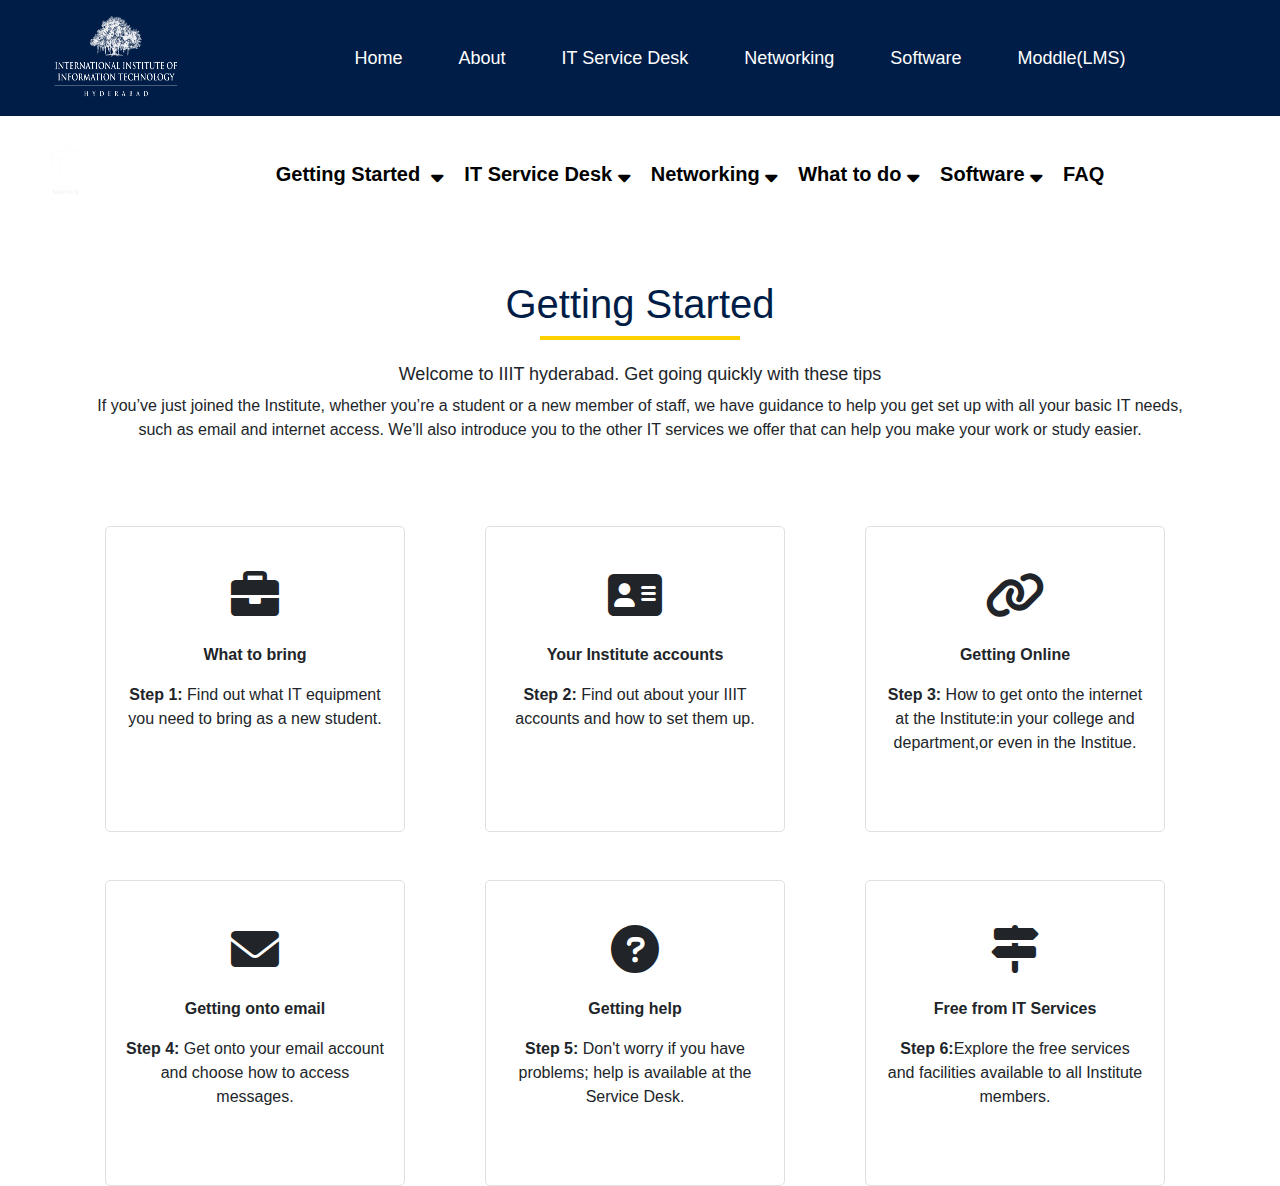
<file: it-service.html>
<!DOCTYPE html>
<html>

<head>
    <meta name="viewport" content="width=device-width, initial-scale=1">
    <meta charset="utf-8">
    
    <link rel="stylesheet" href="https://maxcdn.bootstrapcdn.com/bootstrap/4.5.0/css/bootstrap.min.css">
    <script src="https://ajax.googleapis.com/ajax/libs/jquery/3.4.1/jquery.min.js"></script>
    <script src="https://cdnjs.cloudflare.com/ajax/libs/popper.js/1.16.0/umd/popper.min.js"></script>
    <script src="https://maxcdn.bootstrapcdn.com/bootstrap/4.5.0/js/bootstrap.min.js"></script>
    <title>Student Template</title>

    <link href="https://fonts.googleapis.com/css2?family=Dancing+Script:wght@700&family=Domine&family=Libre+Baskerville:ital@1&display=swap" rel="stylesheet">
    <link href="https://fonts.googleapis.com/css?family=Cinzel+Decorative&display=swap" rel="stylesheet">
    <link rel="stylesheet" href="https://cdnjs.cloudflare.com/ajax/libs/font-awesome/4.7.0/css/font-awesome.min.css">
    <link rel="stylesheet" href="https://cdnjs.cloudflare.com/ajax/libs/font-awesome/6.0.0-beta3/css/all.min.css">

    <link rel="stylesheet" type="text/css" href="style.css">
<script src="main.js"></script>
    <style>
        .container{
            text-align: center;
            margin:0 auto;
        }
        .logo {
            width: 200px;
            height: 100px;
        }

        .nav-link {
            color: white;
            font-size: 18px;
            font-weight: 500;
            margin: 10px 20px;
        }
        .nav-link:hover{
            color: white;
            font-size: 20px;
            font-weight: 600;
            margin: 10px;
        }
.it_service_img{
    width:200px;
    height:100px;
    width: 100%;
    display: inline-flex;
}
.nav-link1 {
            color:black ;
            font-size: 20px;
            font-weight: 600;
            margin: 10px;
        }

        .navbar-nav .dropdown-menu {
           display:none;
            padding:10px;
            margin:10px;

       
        }
      .navbar-nav .nav-item:hover .dropdown-menu {
            display: inline-block;
            padding:10px;
            margin:10px;
            text-decoration: none;
            
        }
.main-menu{
    color:black;
    margin-left:20px ;
    padding:10px;
    margin-right:20px ;
    font-size:15px;
    font-weight: 500;
    text-wrap:wrap;
    cursor: pointer;
}
.content-container {
            text-align: center;
            padding: 20px;
        }
        .heading{
            color:rgb(0, 29, 71);
            text-align:center;
        }
        .line{
            width: 200px;
    height: 2px;
    border: 2px solid rgb(255, 208, 0);
    margin: 0 auto;
        }
        .line1{
            width: 200px;
    height: 1px;
    border: 1px solid black;
    margin: 0 auto;
        }
        ul.timings {
    list-style: none; /* Remove default bullets */
    padding: 0; /* Remove default padding */
}

ul.timings li {
    text-align: center; /* Center the text within list items */
    padding: 10px 0; /* Add vertical spacing */
}
ul.services li {
    text-align: left; /* Center the text within list items */
    padding: 10px 0; /* Add vertical spacing */
    color:black;
}
.info{
    color:black;
    margin-top: 20px;
    font-size:15px;
  
}

.card{
    margin-bottom: 20px;
    margin:20px;
    padding:20px;
    width:300px;
}

.menu_dropdown{
    display: none;
  position: absolute;
  background-color: #f9f9f9;
  min-width: 160px;
  box-shadow: 0px 8px 16px 0px rgba(0,0,0,0.2);
  z-index: 1;
}
.menu_dropdown a {
  color: black;
  padding: 12px 16px;
  text-decoration: none;
  display: block;
}
    </style>
    
</head>

<body>
    <nav class="navbar navbar-expand-lg" style="background-color: rgb(0, 29, 71);">
        <button class="navbar-toggler bg-light" type="button" data-toggle="collapse" data-target="#myNavbar">
            <span class="navbar-toggler-icon"></span>
        </button>
        <a href="#"><img src="iiit_logo_white.png" class="logo"></a>
        <div class="collapse navbar-collapse text-center" id="myNavbar">
            <ul class="navbar-nav menu mx-auto text-align:left">
                <li class="nav-item"><a id="home-link" class="nav-link" href="#home">Home</a></li>
                <li class="nav-item"><a id="about-link" class="nav-link" href="#about" >About</a></li>
                <li class="nav-item"><a id="research-link" class="nav-link"  href="#service-desk" >IT Service Desk</a></li>
                <li class="nav-item"><a id="event-link" class="nav-link" href="#event">Networking</a></li>
                <li class="nav-item"><a id="teaching-link" class="nav-link" href="#teaching" >Software</a></li>
                <li class="nav-item"><a id="talks-link" class="nav-link" href="#talks" >Moddle(LMS)</a></li>
            </ul>
                
        </div>
    </nav>

    <nav class="navbar navbar-expand-lg" style="background-color: white;">
        <button class="navbar-toggler bg-da" type="button" data-toggle="collapse" data-target="#myNavbar1">
            <span class="navbar-toggler-icon"></span>
        </button>
        <a href="#"><img src="it2.png" class="it_service_img"></a>
        <div class="collapse navbar-collapse text-center" id="myNavbar1">
            <ul class="navbar-nav menu mx-auto text-align:left">
                <li class="nav-item dropdown">
                <a id="home-link" class="nav-link1" href="#getting-started" data-toggle="dropdown" onclick="gettingstarted()">Getting Started &nbsp;<i class="fa fa-sort-desc" onclick="closeDropdown()" aria-hidden="true"></i></a>
                    <ul class="dropdown-menu" id="menu_dropdown1" style="width:300px;padding:10px;">
                        <li class="sub-nav-item"><a href="#what-to-bring" onclick="closeDropdown()" class="main-menu" >What to bring</a></li>
                        <li class="sub-nav-item"><a href="#Institute-account"  onclick="closeDropdown()" class="main-menu">Your Institute Account</a></li>
                        <li class="sub-nav-item"><a href="#get-online" onclick="closeDropdown()" class="main-menu" >Getting Online</a></li>
                        <li class="sub-nav-item"><a href="#getting-on-email" onclick="closeDropdown()" class="main-menu" > Getting onto Email</a></li>
                        <li class="sub-nav-item"><a href="#get-help" onclick="closeDropdown()" class="main-menu">Getting Help</a></li>
                        <li class="sub-nav-item"><a href="#free-help" onclick="closeDropdown()" class="main-menu">Free from IT Services</a></li>
                    </ul>
                  
            
            </li>
                <li class="nav-item dropdown">
                    <a id="about-link" class="nav-link1" href="#It-service" data-toggle="dropdown"  onclick="service()" >IT Service Desk&nbsp;<i class="fa fa-sort-desc" aria-hidden="true"></i></a>
                    <ul class="dropdown-menu" id="menu_dropdown2">
                        <li class="sub-nav-item"><a href="#" onclick="closeDropdown()" style="color:black;">IT Support</a></li>
                        <li class="sub-nav-item"><a href="#" onclick="closeDropdown()" style="color:black;">How to access email</a></li>
                        <li class="sub-nav-item"><a href="#" onclick="closeDropdown()" style="color:black;">Password Reset</a></li>
                        <li class="sub-nav-item"><a href="#" onclick="closeDropdown()" style="color:black;">How to Setup VPN Connectivity</a></li>  
                    </ul>
                  
            
                </li>
                <li class="nav-item dropdown">
                    <a id="research-link" class="nav-link1" href="#research" onclick="networking()">Networking&nbsp;<i class="fa fa-sort-desc" aria-hidden="true"></i></a>
                    <ul class="dropdown-menu" id="menu_dropdown3">
                        <li class="sub-nav-item"><a href="#" style="color:black;">Getting Help</a></li>
                        <li class="sub-nav-item"><a href="#what-to-bring" style="color:black;">What to do</a></li>
                        <li class="sub-nav-item"><a href="#" style="color:black;">Your Institute Account</a></li>
                        <li class="sub-nav-item"><a href="#" style="color:black;">Getting onto Email</a></li>
                        <li class="sub-nav-item"><a href="#" style="color:black;">Getting Online</a></li>
                        <li class="sub-nav-item"><a href="#" style="color:black;">Getting Help</a></li>
                        
                    </ul>
                  </li>
                <li class="nav-item dropdown">
                    <a id="event-link" class="nav-link1" href="#whattodo" onclick="whattodo()">What to do&nbsp;<i class="fa fa-sort-desc" aria-hidden="true"></i></a>
                    <ul class="dropdown-menu" id="menu_dropdown4">
                        <li class="sub-nav-item"><a href="#" style="color:black;">What to bring</a></li>
                        <li class="sub-nav-item"><a href="#" style="color:black;">What to do</a></li>
                        <li class="sub-nav-item"><a href="#" style="color:black;">Your Institute Account</a></li>
                        <li class="sub-nav-item"><a href="#" style="color:black;">Getting onto Email</a></li>
                        <li class="sub-nav-item"><a href="#" style="color:black;">Getting Online</a></li>
                        <li class="sub-nav-item"><a href="#" style="color:black;">Getting Help</a></li>
                        
                    </ul>
                  </li>
                <li class="nav-item dropdown">
                    <a id="teaching-link" class="nav-link1" href="#software" onclick="software()">Software&nbsp;<i class="fa fa-sort-desc" aria-hidden="true"></i></a>
                    <ul class="dropdown-menu" id="menu_dropdown5">
                        <li class="sub-nav-item"><a href="#" style="color:black;">Getting Help</a></li>
                        <li class="sub-nav-item"><a href="#" style="color:black;">What to do</a></li>
                        <li class="sub-nav-item"><a href="#" style="color:black;">Your Institute Account</a></li>
                        <li class="sub-nav-item"><a href="#" style="color:black;">Getting onto Email</a></li>
                        <li class="sub-nav-item"><a href="#" style="color:black;">Getting Online</a></li>
                        <li class="sub-nav-item"><a href="#" style="color:black;">Getting Help</a></li>
                        
                    </ul>
                  </li>
                <li class="nav-item dropdown">
                    <a id="talks-link" class="nav-link1" href="faq.html" onclick="fqa()">FAQ</a>
                  </li>
            </ul>
                
        </div>
    </nav>
<div class="container It-service-container"  id="getting-started">
    <div class="home-conatiner row justify-content-center text-center" >
        <div class="col-md-12 col-sm-12 mt-5">
            <h1 class="heading">Getting Started</h1>
            <div class="line"></div>
            <br>
            <h1 style="font-size:18px;">Welcome to IIIT hyderabad. Get going quickly with these tips</h1>
            <p>If you’ve just joined the Institute, whether you’re a student or a new member of staff, we have guidance to help you get set up with all your basic IT needs, such as email and internet access. We’ll also introduce you to the other IT services we offer that can help you make your work or study easier.</p>
        </div>
        <div class="container">
            <div class="row">
                <div class="col-md-4 col-sm-6 mt-5">
                            <div class="card h-100  text-center" onclick="what_to_bring_card()">
                                <br>
                                <i class="fa fa-briefcase" style="font-size: 3em;"></i>
                                <br>
                                <p><strong>What to bring</strong></p>
                                <p><strong>Step 1:</strong> Find out what IT equipment you need to bring as a new student.</p>
                            </div>
                        </div>
                        <div class="col-md-4 col-sm-6 mt-5"> <!-- Changed from col-md-4 and col-sm-4 -->
                            <div class="card h-100 text-center" onclick="Institute_account_card()">
                                <br>
                                <i class="fa fa-address-card " style="font-size: 3em;"></i>
                                <br>
                                <p><strong>Your Institute accounts</strong></p>
                                <p><strong>Step 2:</strong> Find out about your IIIT accounts and how to set them up.</p>
                            </div>
                        </div>
                <div class="col-md-4 col-sm-6 mt-5">                          
                            <div class= "card h-100  text-center" onclick="get_online_card()">
                                <br>
                                <i class="fa fa-link " style="font-size: 3em;"></i>
                                <br>
                                <p><strong>Getting Online</strong></p>
                                <p><strong>Step 3:</strong> How to get onto the internet at the Institute:in your college and department,or even in the Institue.</p>
                            </div>
                        </div>
                        <div class="col-md-4 col-sm-6 mt-5"> <!-- Changed from col-md-4 and col-sm-4 -->
                            <div class="card h-100  text-center" onclick="getting_on_email_card()">
                                <br>
                                <i class="fa fa-envelope " style="font-size: 3em;"></i>
                                <br>
                                <p><strong>Getting onto email</strong></p>
                                <p><strong>Step 4:</strong> Get onto your email account and choose how to access messages.</p>
                            </div>
                        </div>
                        <div class="col-md-4 col-sm-6 mt-5"> <!-- Changed from col-md-4 and col-sm-4 -->
                            <div class="card h-100 text-center" onclick="get_help_card()">
                                <br>
                                <i class="fa-solid fa-circle-question " style="font-size: 3em;"></i>
                                <br>
                                <p><strong>Getting help</strong></p>
                                <p><strong>Step 5:</strong> Don't worry if you have problems; help is available at the Service Desk.</p>
                            </div>
                        </div>
                        <div class="col-md-4 col-sm-6 mt-5"> <!-- Changed from col-md-4 and col-sm-4 -->
                            <div class="card h-100  text-center" onclick="free_help_card()">
                                <br>
                                <i class="fa-solid fa-signs-post" style="font-size: 3em;"></i>
                                <br>
                                <p><strong>Free from IT Services</strong></p>
                                <p><strong>Step 6:</strong>Explore the free services and facilities available to all Institute members.</p>
                            </div>
                        </div>
                    </div>
                </div>
              
            </div>
    </div>
</body>
</html>
</file>
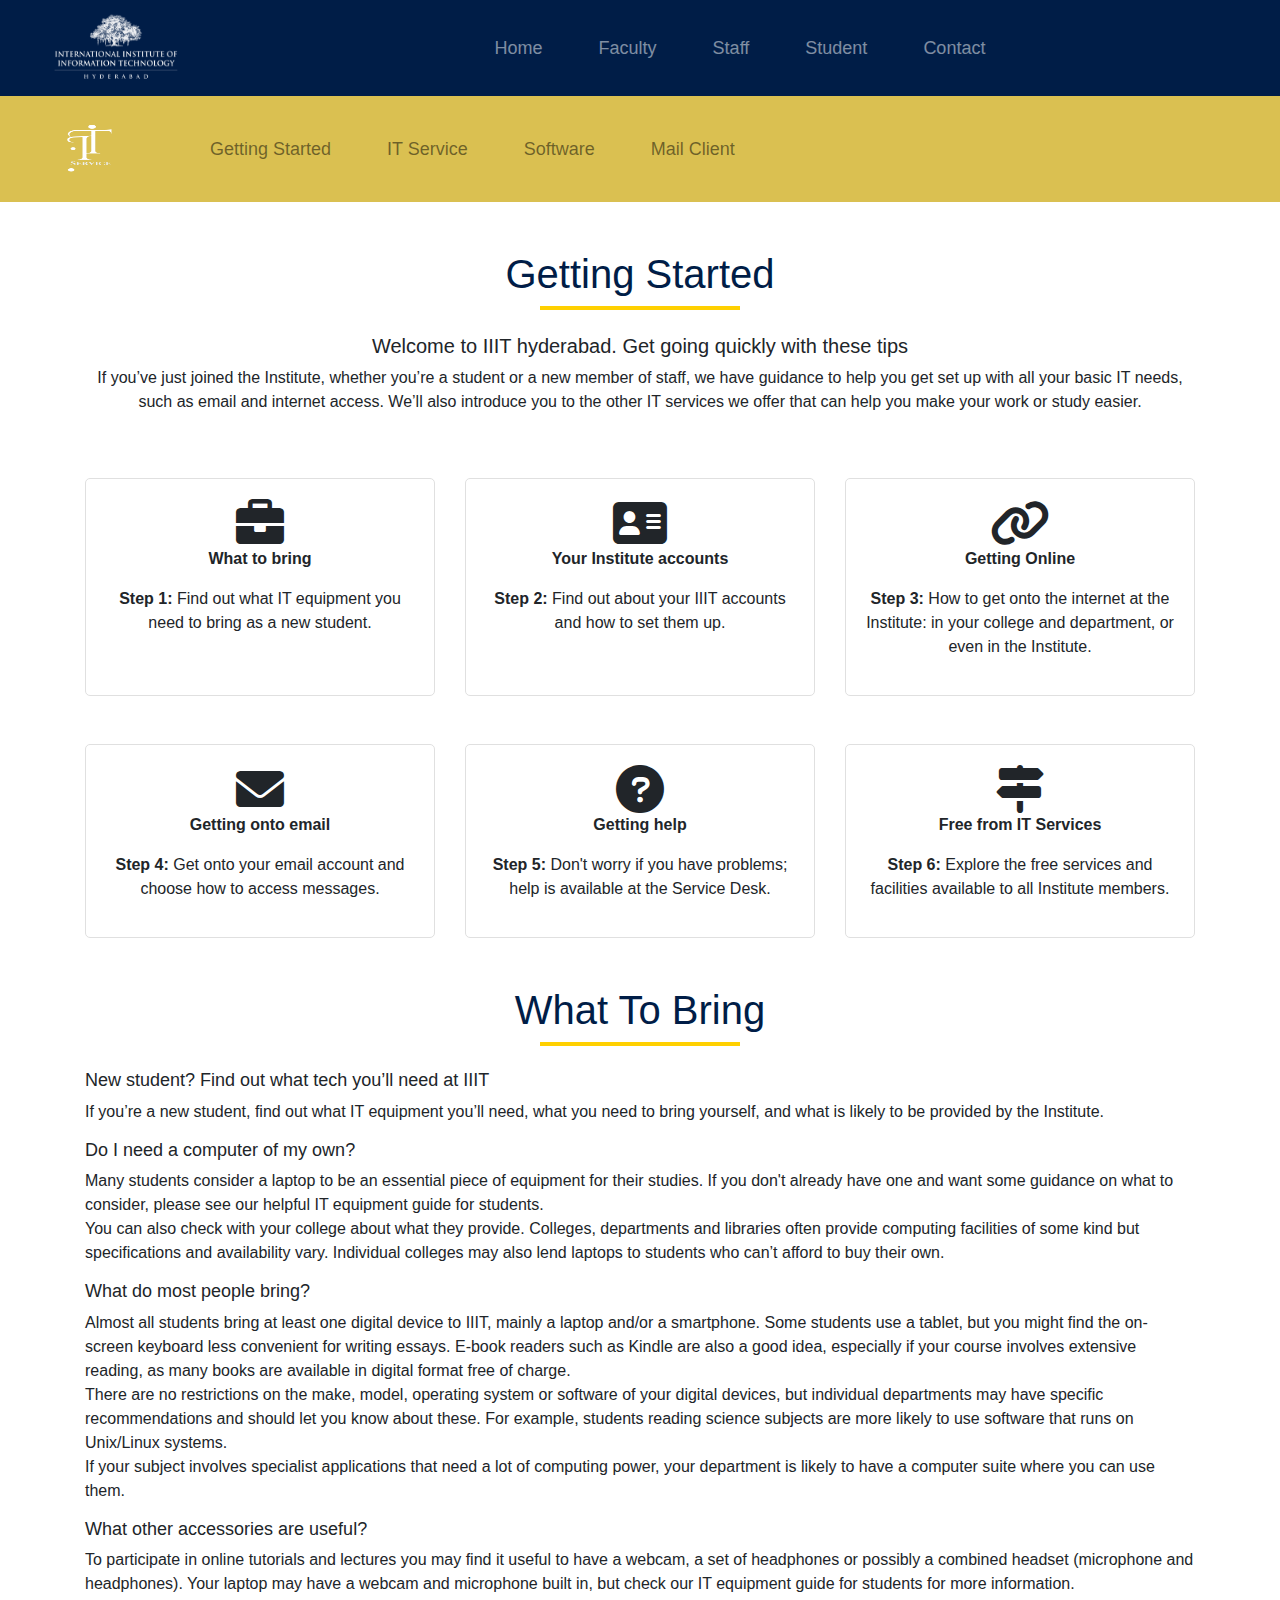
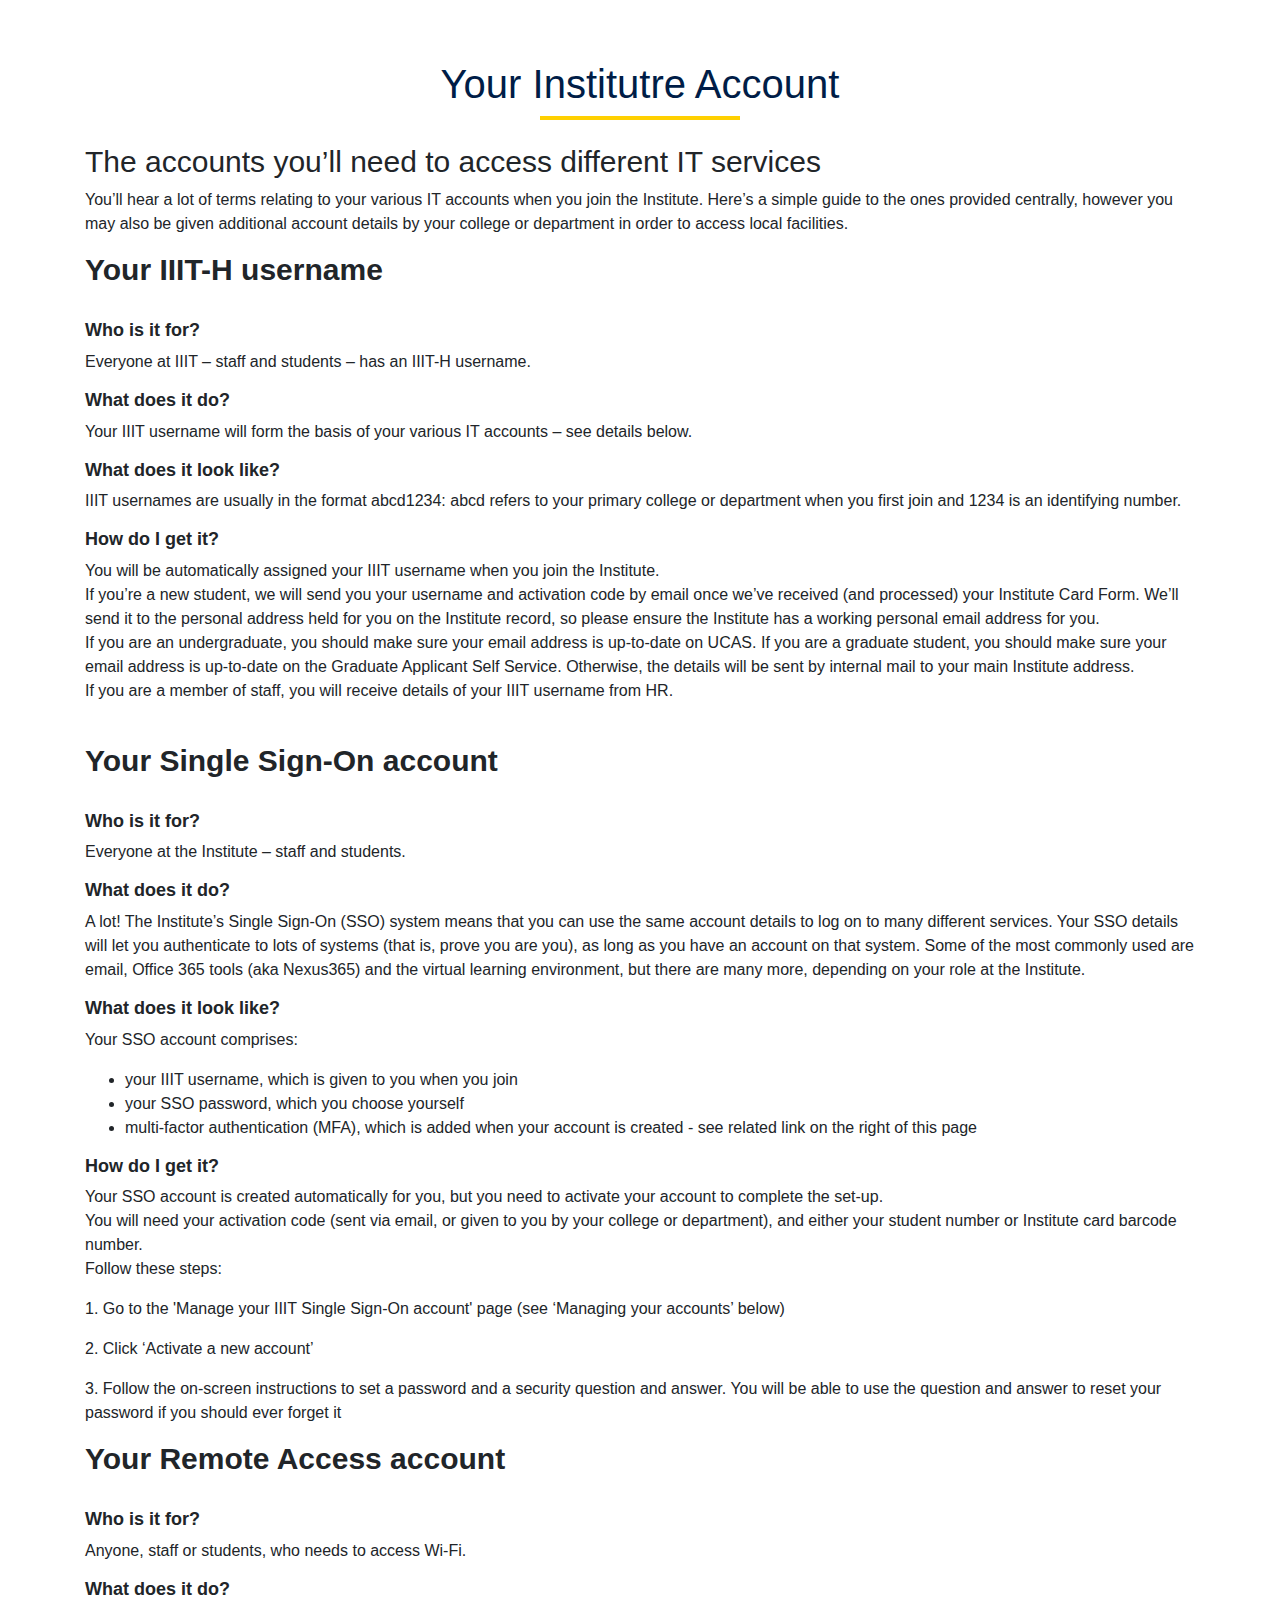
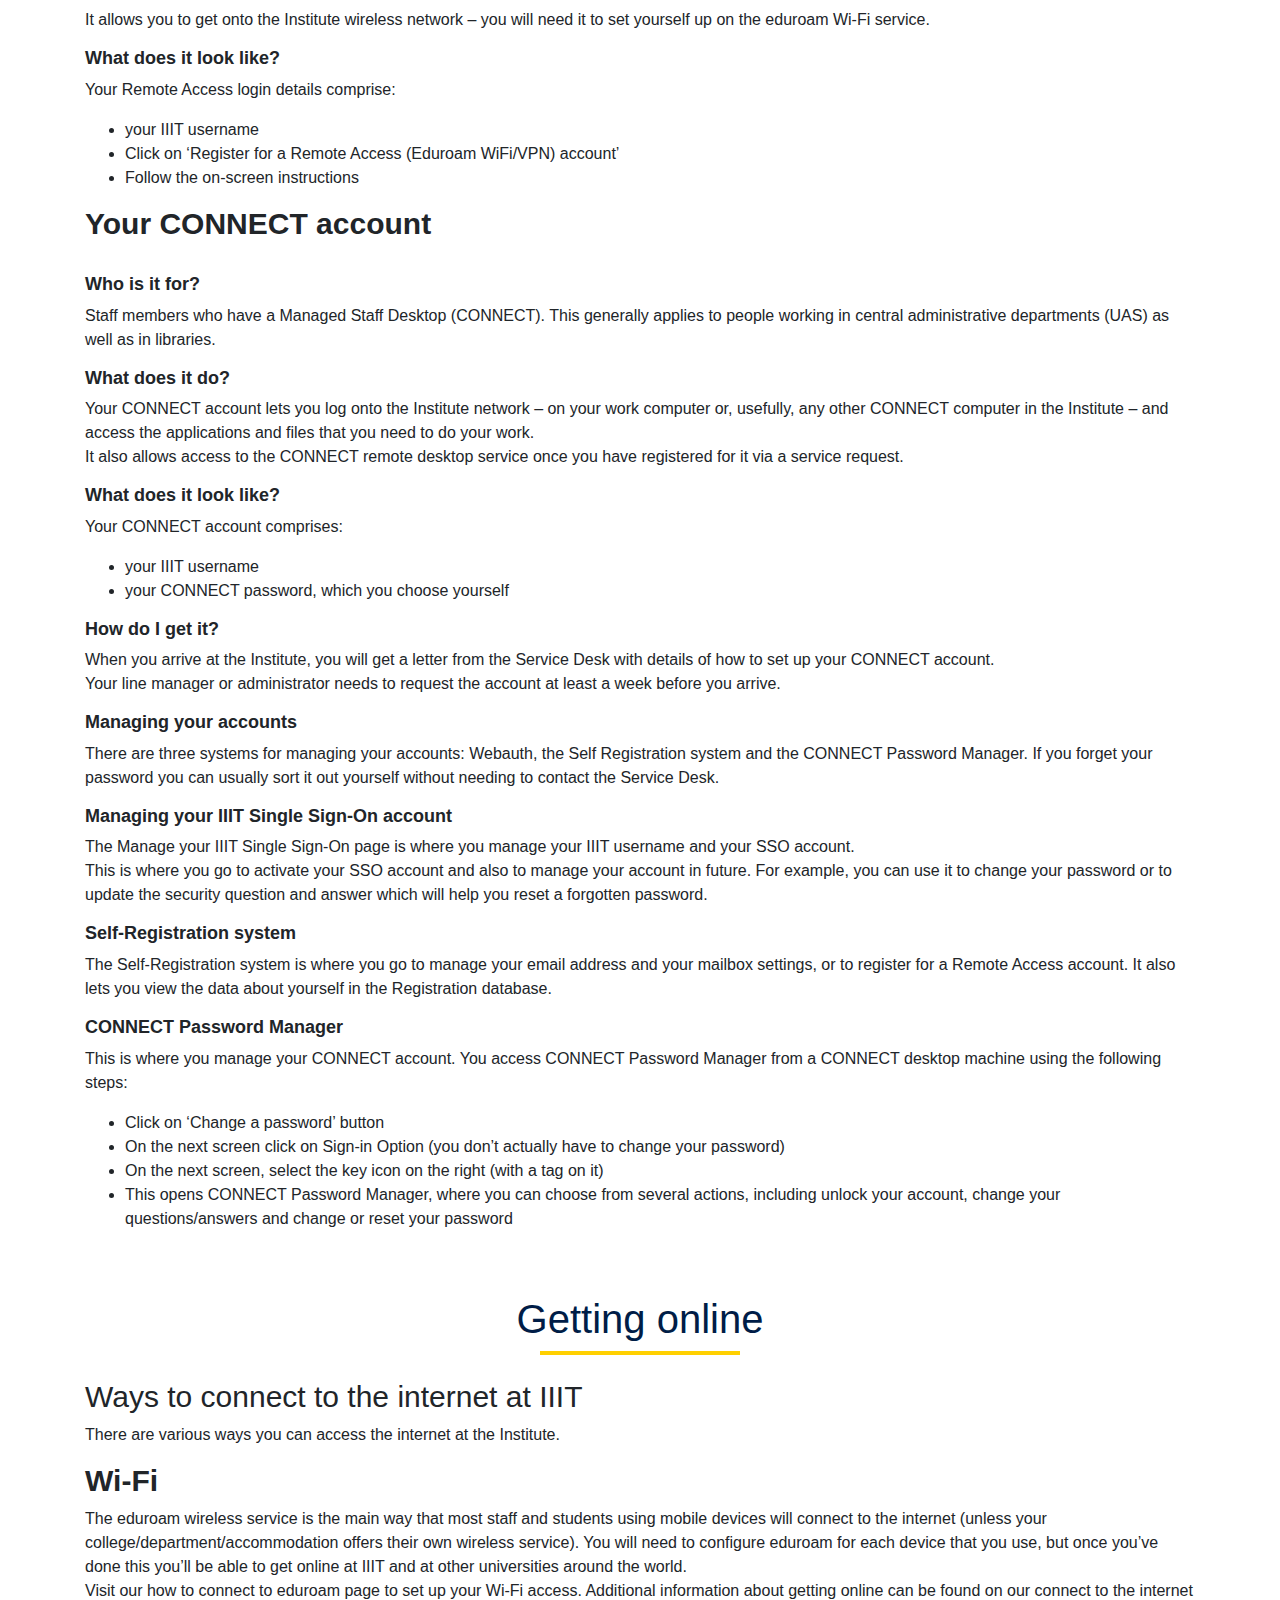
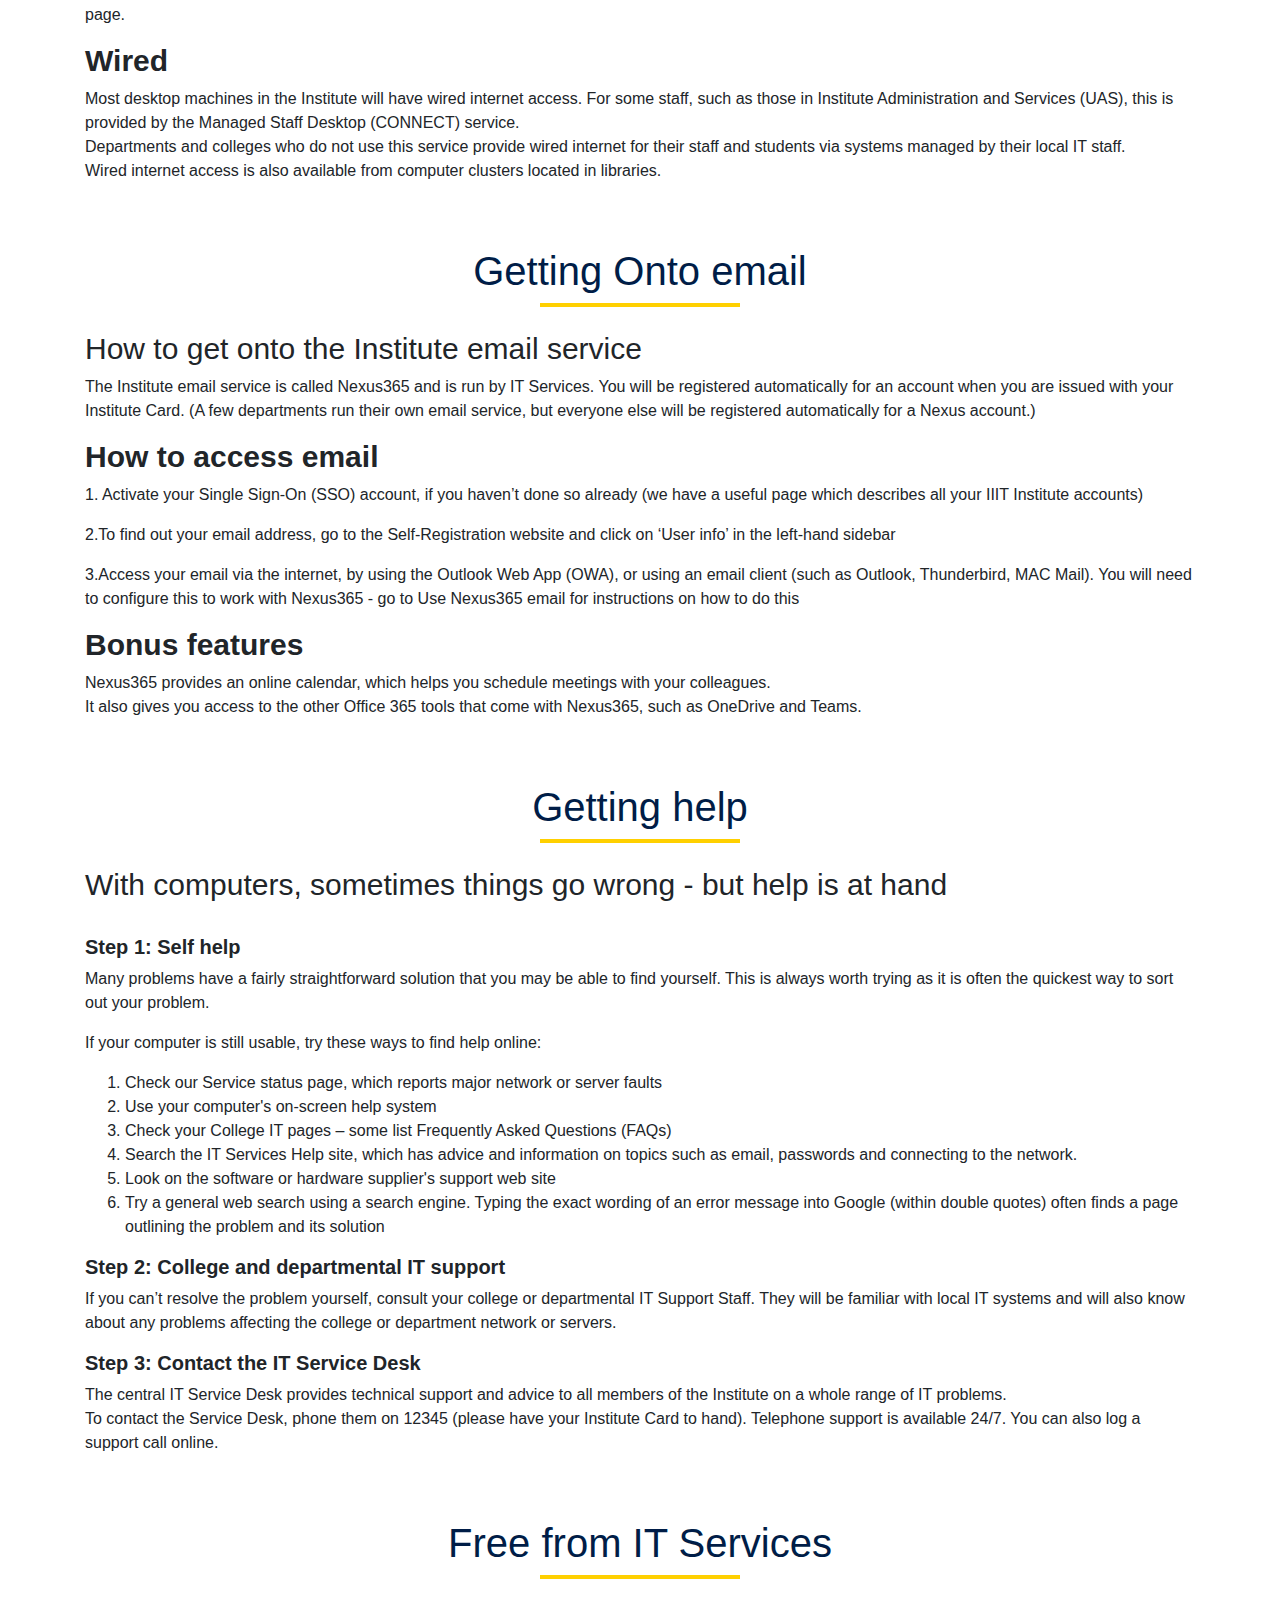
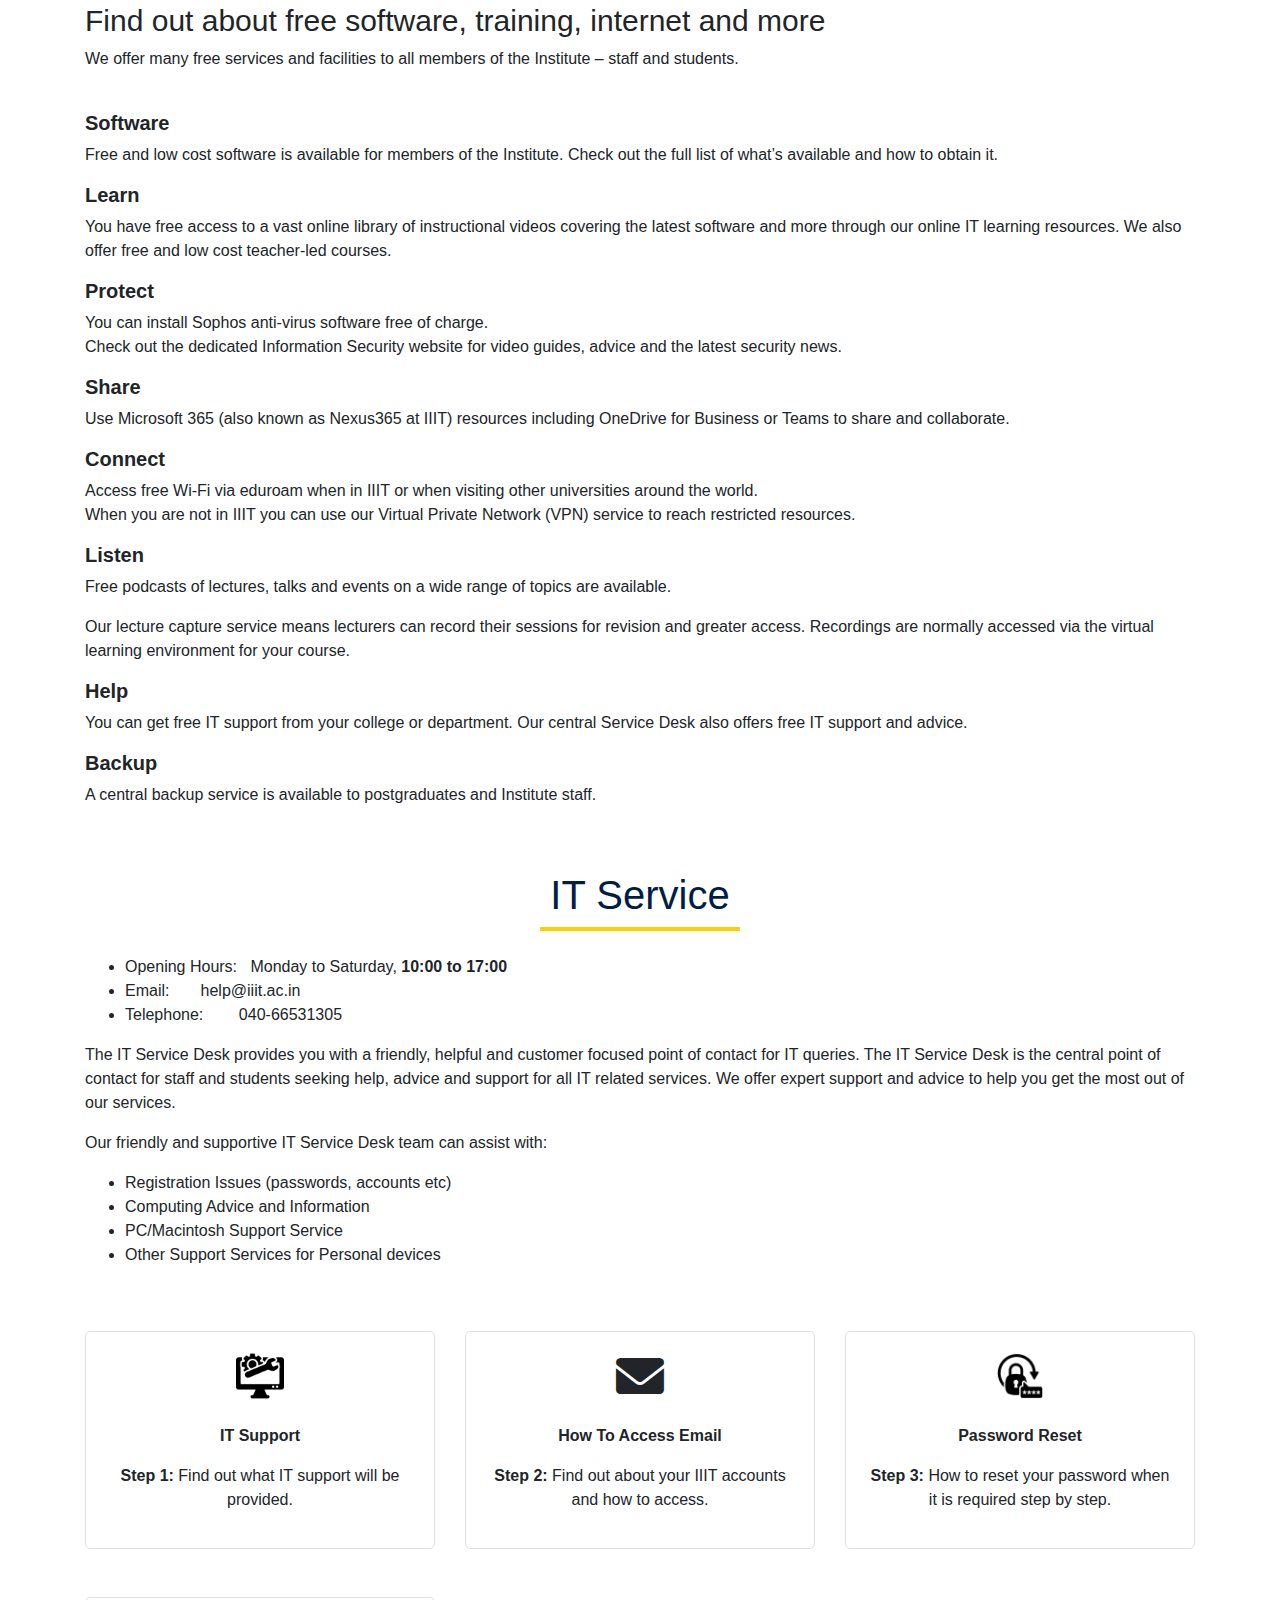
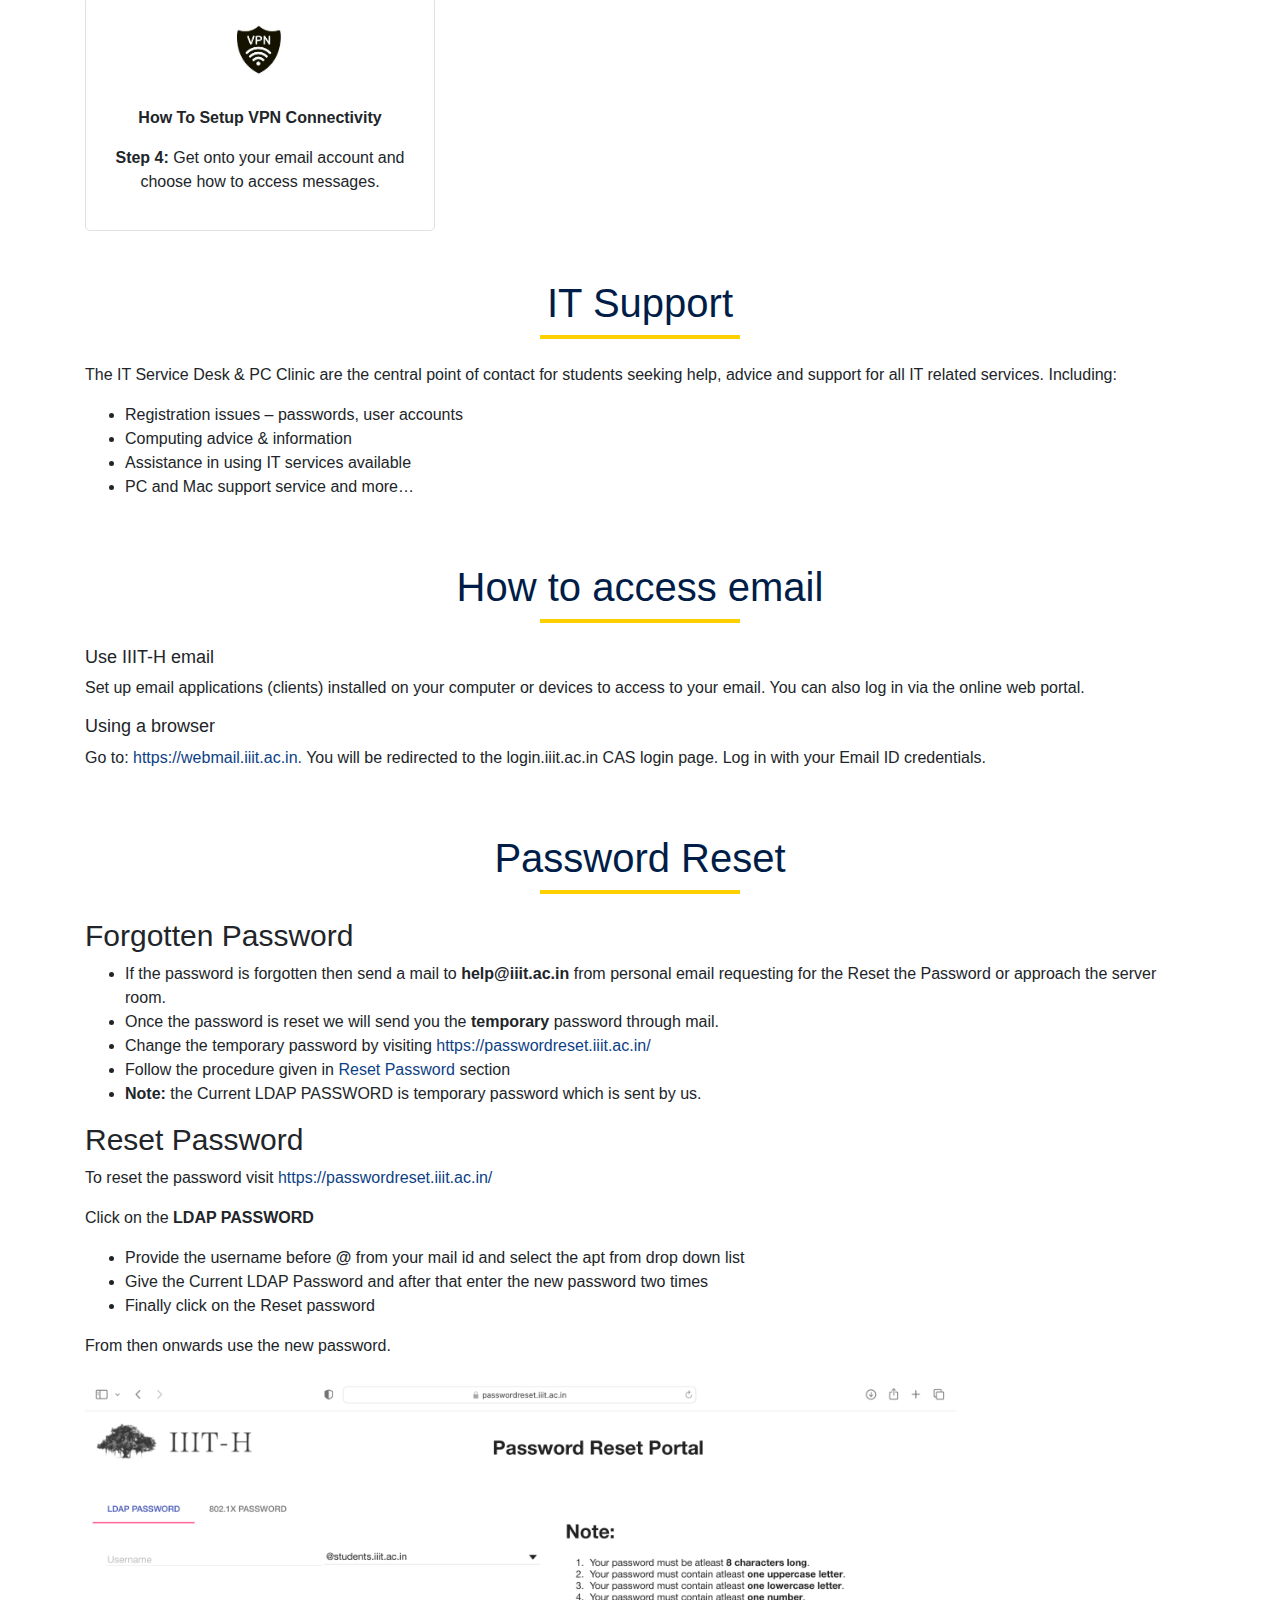
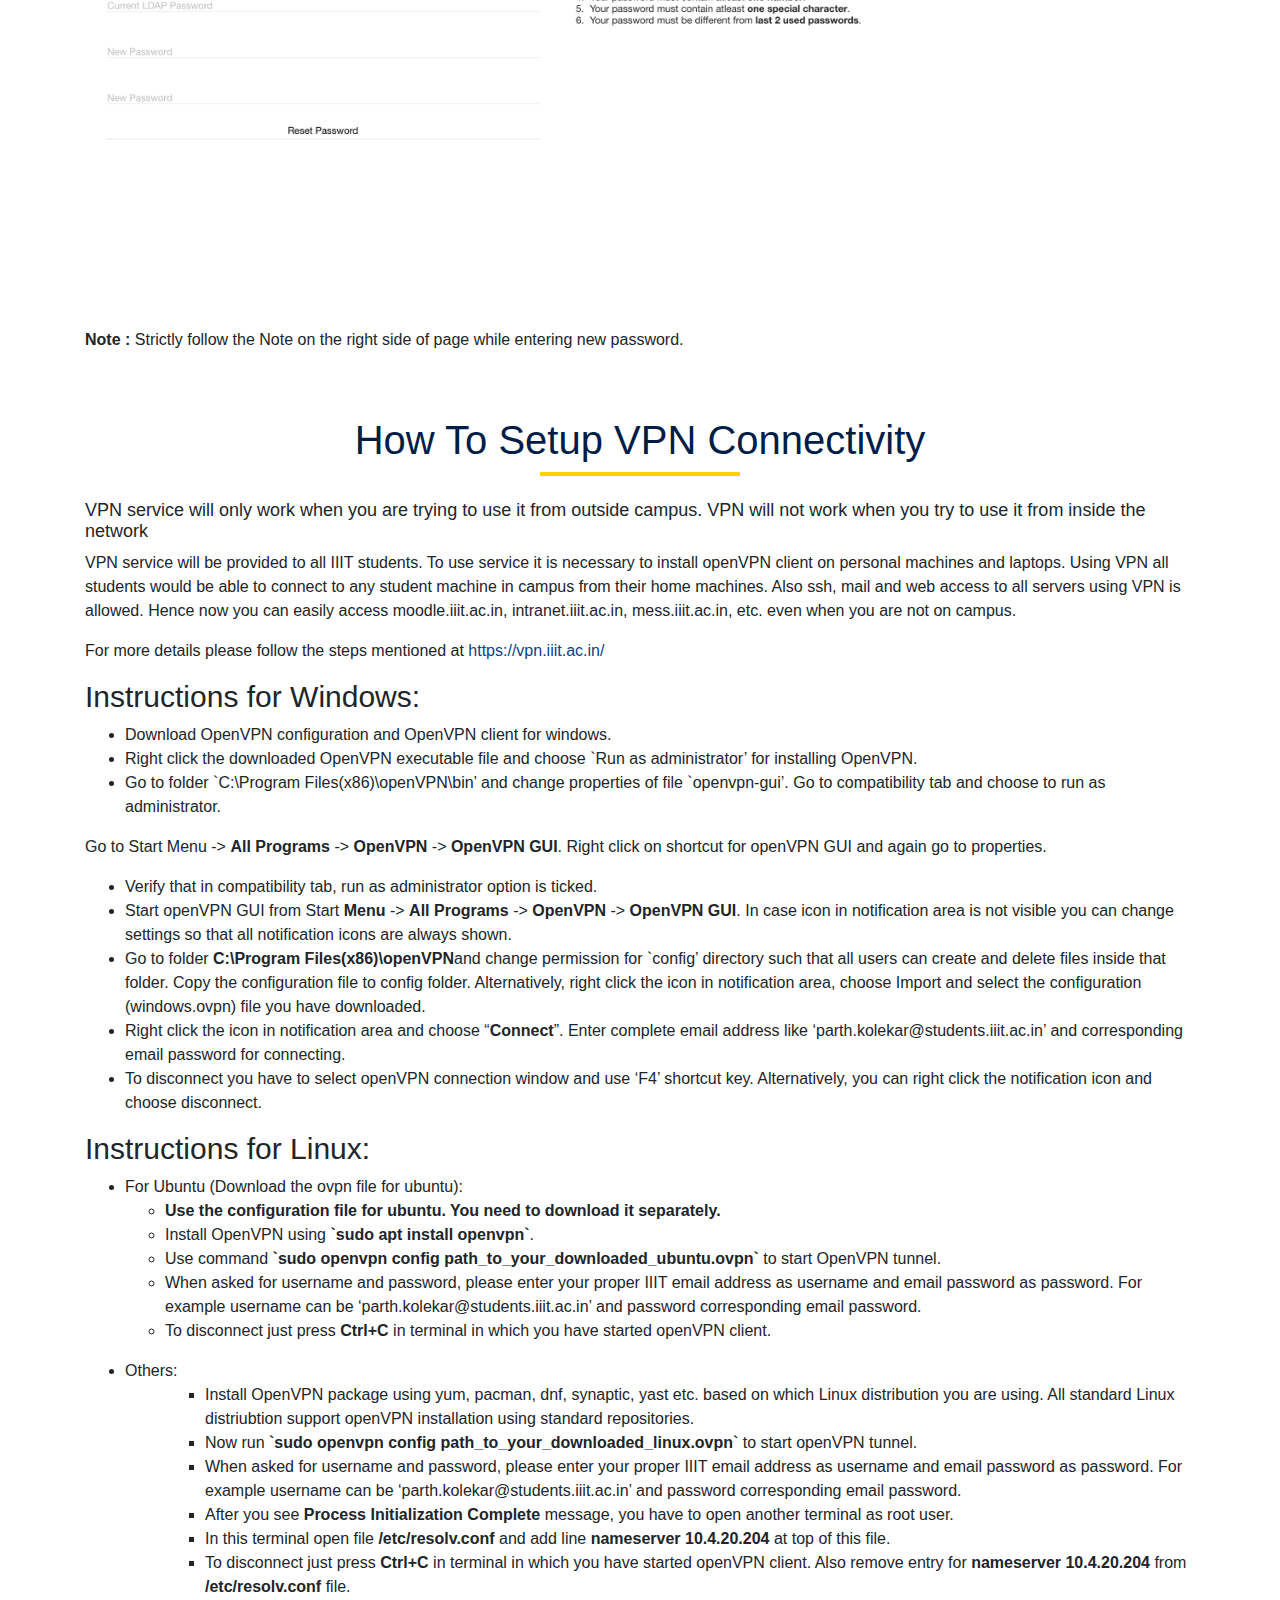
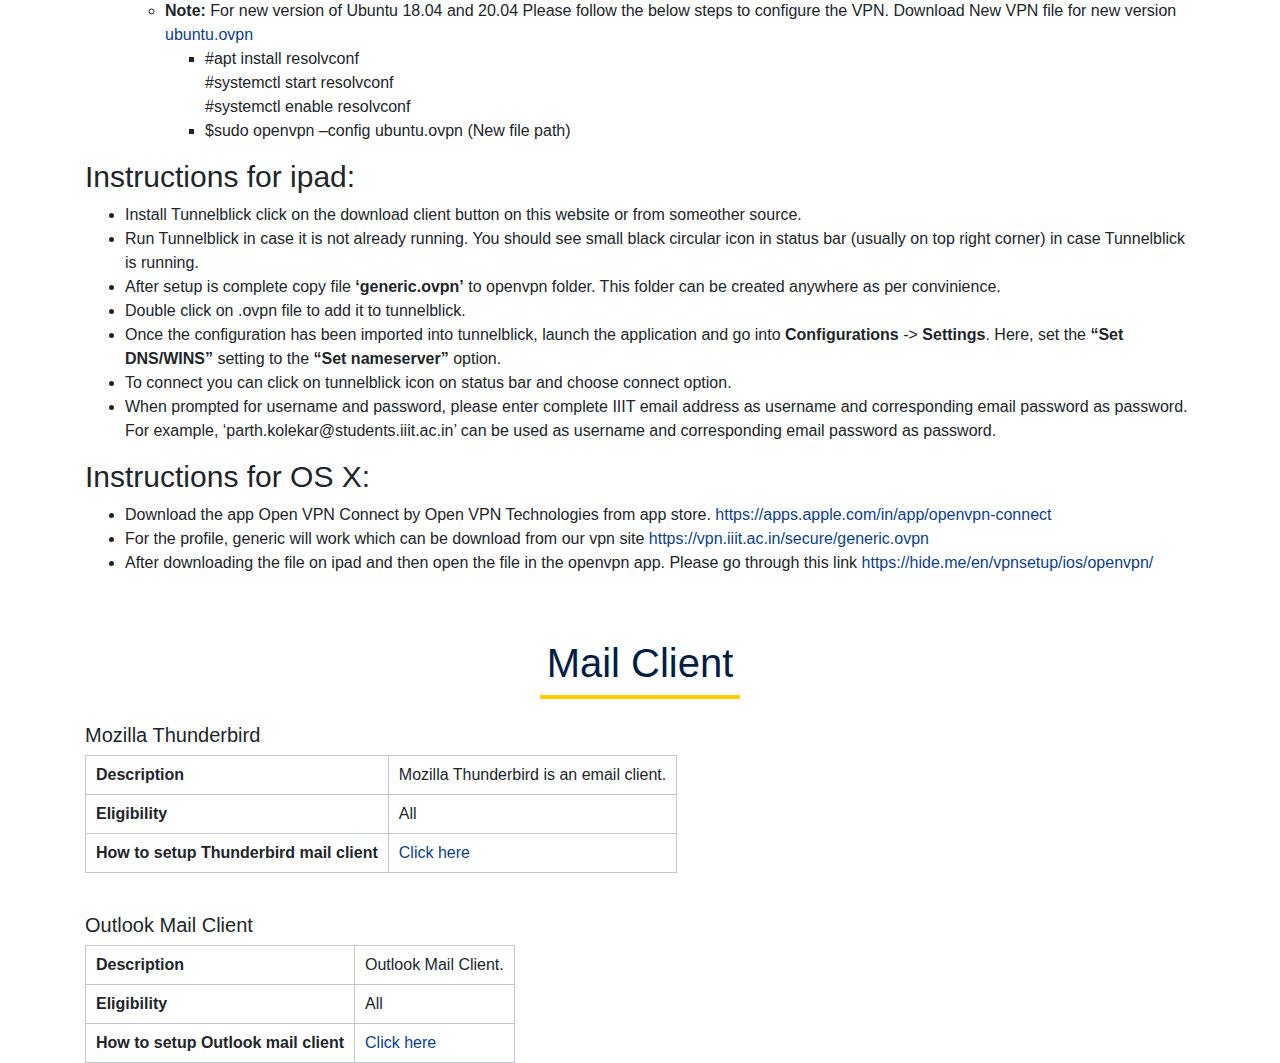
<file: staff.html>
<!DOCTYPE html>
<html>
<head>
  <meta name="viewport" content="width=device-width, initial-scale=1">
  <meta charset="utf-8">
  
  <link rel="stylesheet" href="https://maxcdn.bootstrapcdn.com/bootstrap/4.5.0/css/bootstrap.min.css">
  <script src="https://ajax.googleapis.com/ajax/libs/jquery/3.4.1/jquery.min.js"></script>
  <script src="https://cdnjs.cloudflare.com/ajax/libs/popper.js/1.16.0/umd/popper.min.js"></script>
  <script src="https://maxcdn.bootstrapcdn.com/bootstrap/4.5.0/js/bootstrap.min.js"></script>
  <title>Student Template</title>

  <link href="https://fonts.googleapis.com/css2?family=Dancing+Script:wght@700&family=Domine&family=Libre+Baskerville:ital@1&display=swap" rel="stylesheet">
  <link href="https://fonts.googleapis.com/css?family=Cinzel+Decorative&display=swap" rel="stylesheet">
  <link rel="stylesheet" href="https://cdnjs.cloudflare.com/ajax/libs/font-awesome/4.7.0/css/font-awesome.min.css">
  <link rel="stylesheet" href="https://cdnjs.cloudflare.com/ajax/libs/font-awesome/6.0.0-beta3/css/all.min.css">

  <link rel="stylesheet" type="text/css" href="style.css">

 
</head>
<body style="background-color: white;">
  <nav class="navbar navbar-expand-lg navbar-dark" style="background-color: rgb(0, 29, 71);">
    <button class="navbar-toggler " type="button" data-toggle="collapse" data-target="#myNavbar">
        <span class="navbar-toggler-icon"></span>
    </button>
    <a href="#"><img src="iiit_logo_white.png" style="width:200px;height:80px;"></a>
    <div class="collapse navbar-collapse text-center" id="myNavbar">
        <ul class="navbar-nav menu mx-auto text-align:left">
            <li class="nav-item"><a id="home-link" class="nav-link" href="index.html">Home</a></li>
            <li class="nav-item"><a id="about-link" class="nav-link" href="faculty.html" >Faculty</a></li>
            <li class="nav-item"><a id="research-link" class="nav-link" href="staff.html" >Staff</a></li>
            <li class="nav-item"><a id="event-link" class="nav-link" href="student.html">Student</a></li>
            <!--<li class="nav-item"><a id="teaching-link" class="nav-link" href="#teaching" >Software</a></li>-->
            <li class="nav-item"><a id="talks-link" class="nav-link" href="#contact" >Contact</a></li>
        </ul>
            
    </div>
</nav>
<nav class="navbar navbar-expand-lg navbar-light" style="background-color: rgb(218, 192, 81); ">
  <a class="navbar-brand" href="#"><img src="it2.png" style="width: 150px; height: 80px;"></a>
  <button class="navbar-toggler" type="button" data-toggle="collapse" data-target="#navbarNavDropdown" aria-controls="navbarNavDropdown" aria-expanded="false" aria-label="Toggle navigation">
    <span class="navbar-toggler-icon"></span>
  </button>
  <div class="collapse navbar-collapse" id="navbarNavDropdown">
    <ul class="navbar-nav">
      <li class="nav-item menu-item" onclick="menu1()">
        <a class="nav-link " href="#getting-started" >
          Getting Started
        </a>
      </li>
      <li class="nav-item menu-item"  onclick="menu2()">
        <a class="nav-link " href="#It-service">
          IT Service
        </a>
      </li>
      <li class="nav-item menu-item" onclick="menu3()" >
        <a class="nav-link " href="#software">
          Software
        </a>
      </li>
      <li class="nav-item menu-item" onclick="menu4()">
        <a class="nav-link" href="#mail-client">Mail Client </a>
      </li>
    </ul>
  </div>
</nav>
<div class="container It-support-container"  id="getting-started" >
    <div class="home-conatiner row justify-content-center text-center" >
        <div class="col-md-12 col-sm-12 mt-5">
            <h1 class="heading">Getting Started</h1>
            <div class="line"></div>
            <br>
            <h1 style="font-size:20px;">Welcome to IIIT hyderabad. Get going quickly with these tips</h1>
            <p>If you’ve just joined the Institute, whether you’re a student or a new member of staff, we have guidance to help you get set up with all your basic IT needs, such as email and internet access. We’ll also introduce you to the other IT services we offer that can help you make your work or study easier.</p>
        </div>
        <div class="container">
          <div class="row">
            <div class="col-lg-4 col-md-6 col-sm-12 mt-5 " >
              <div class="card h-100 text-center" onclick="what_to_bring_card()">
                <i class="fa fa-briefcase" style="font-size: 3em;"></i>
                <p><strong>What to bring</strong></p>
                <p><strong>Step 1:</strong> Find out what IT equipment you need to bring as a new student.</p>
              </div>
            </div>
             <div class="col-lg-4 col-md-6 col-sm-12 mt-5">
              <div class ="card h-100 text-center" onclick="Institute_account_card()">
                <i class="fa fa-address-card" style="font-size: 3em;"></i>
                <p><strong>Your Institute accounts</strong></p>
                <p><strong>Step 2:</strong> Find out about your IIIT accounts and how to set them up.</p>
              </div>
            </div>
        
            <div class="col-lg-4 col-md-6 col-sm-12 mt-5">
              <div class="card h-100 text-center" onclick="getting_online_card()">
                <i class="fa fa-link" style="font-size: 3em;"></i>
                <p><strong>Getting Online</strong></p>
                <p><strong>Step 3:</strong> How to get onto the internet at the Institute: in your college and department, or even in the Institute.</p>
              </div>
            </div>
        
            <div class="col-lg-4 col-md-6 col-sm-12 mt-5">
              <div class="card h-100 text-center" onclick="getting_onto_email_card()">
                <i class="fa fa-envelope" style="font-size: 3em;"></i>
                <p><strong>Getting onto email</strong></p>
                <p><strong>Step 4:</strong> Get onto your email account and choose how to access messages.</p>
              </div>
            </div>
        
            <div class="col-lg-4 col-md-6 col-sm-12 mt-5">
              <div class="card h-100 text-center" onclick="getting_help_card()">
                <i class="fa-solid fa-circle-question" style="font-size: 3em;"></i>
                <p><strong>Getting help</strong></p>
                <p><strong>Step 5:</strong> Don't worry if you have problems; help is available at the Service Desk.</p>
              </div>
            </div>
        
            <div class="col-lg-4 col-md-6 col-sm-12 mt-5">
              <div class="card h-100 text-center" onclick="free_help_card()">
                <i class="fa-solid fa-signs-post" style="font-size: 3em;"></i>
                <p><strong>Free from IT Services</strong></p>
                <p><strong>Step 6:</strong> Explore the free services and facilities available to all Institute members.</p>
              </div>
            </div>
          </div>
        </div>
        
     </div>  
</div>  
<div class="container It-support-container"  id="what-to-bring"  >
  <div class="home-conatiner row justify-content-center text-left" >
      <div class="col-md-12 col-sm-12 mt-5">
          <h1 class="heading">What To Bring</h1>
          <div class="line"></div>
          <br>
          <h1 style="font-size:18px;">New student? Find out what tech you’ll need at IIIT</h1>
          <p>If you’re a new student, find out what IT equipment you’ll need, what you need to bring yourself, and what is likely to be provided by the Institute.</p>
          <h1 style="font-size:18px;">Do I need a computer of my own?</h1>
          <p>Many students consider a laptop to be an essential piece of equipment for their studies. If you don't already have one and want some guidance on what to consider, please see our helpful IT equipment guide for students.<br>You can also check with your college about what they provide. Colleges, departments and libraries often provide computing facilities of some kind but specifications and availability vary. Individual colleges may also lend laptops to students who can’t afford to buy their own.</p>
      <h1 style="font-size:18px;">What do most people bring?</h1>
      <p>Almost all students bring at least one digital device to IIIT, mainly a laptop and/or a smartphone. Some students use a tablet, but you might find the on-screen keyboard less convenient for writing essays. E-book readers such as Kindle are also a good idea, especially if your course involves extensive reading, as many books are available in digital format free of charge.<br>There are no restrictions on the make, model, operating system or software of your digital devices, but individual departments may have specific recommendations and should let you know about these. For example, students reading science subjects are more likely to use software that runs on Unix/Linux systems.<br>If your subject involves specialist applications that need a lot of computing power, your department is likely to have a computer suite where you can use them.</p>
      <h1 style="font-size: 18px;">What other accessories are useful?</h1>
      <p>To participate in online tutorials and lectures you may find it useful to have a webcam, a set of headphones or possibly a combined headset (microphone and headphones). Your laptop may have a webcam and microphone built in, but check our IT equipment guide for students for more information.</p>
      </div>
  </div>
</div>
<div class="container It-support-container"  id="Institute-account">
  <div class="home-conatiner row justify-content-center text-left" >
      <div class="col-md-12 col-sm-12 mt-5">
          <h1 class="heading">Your Institutre Account</h1>
          <div class="line"></div>
          <br>
          <h1 style="font-size:30px;font-weight:400">The accounts you’ll need to access different IT services</h1>
          <p>You’ll hear a lot of terms relating to your various IT accounts when you join the Institute. Here’s a simple guide to the ones provided centrally, however you may also be given additional account details by your college or department in order to access local facilities.</p>
          <h1 style="font-size:30px;font-weight:bold;">Your IIIT-H username</h1>
          <br>
          <h1 style="font-size:18px;font-weight:bold;">Who is it for?</h1>
          <p>Everyone at IIIT – staff and students – has an IIIT-H username. </p>
          <h1 style="font-size:18px;font-weight: bold;">What does it do?</h1>
          <p>Your IIIT username will form the basis of your various IT accounts – see details below.</p>
          <h1 style="font-size: 18px;font-weight:bold;">What does it look like?</h1>
          <p>IIIT usernames are usually in the format abcd1234: abcd refers to your primary college or department when you first join and 1234 is an identifying number.</p>
          <h1 style="font-size: 18px;font-weight:bold;">How do I get it?</h1>
          <p>You will be automatically assigned your IIIT username when you join the Institute.<br>If you’re a new student, we will send you your username and activation code by email once we’ve received (and processed) your Institute Card Form. We’ll send it to the personal address held for you on the Institute record, so please ensure the Institute has a working personal email address for you. <br>If you are an undergraduate, you should make sure your email address is up-to-date on UCAS. If you are a graduate student, you should make sure your email address is up-to-date on the Graduate Applicant Self Service. Otherwise, the details will be sent by internal mail to your main Institute address.<br>If you are a member of staff, you will receive details of your IIIT username from HR.  </p>
      <br>
      <h1 style="font-size:30px;font-weight:bold">Your Single Sign-On account</h1>
      <br>
      <h1 style="font-size:18px;font-weight:bold;">Who is it for?</h1>
      <p>Everyone at the Institute – staff and students. </p>
      <h1 style="font-size:18px;font-weight:bold;">What does it do?</h1>
      <p>A lot! The Institute’s Single Sign-On (SSO) system means that you can use the same account details to log on to many different services.
          Your SSO details will let you authenticate to lots of systems (that is, prove you are you), as long as you have an account on that system. Some of the most commonly used are email, Office 365 tools (aka Nexus365) and the virtual learning environment, but there are many more, depending on your role at the Institute. </p>
      <h1 style="font-size:18px;font-weight:bold;">What does it look like?</h1>
      <p>Your SSO account comprises:</p>
      <ul>
          <li>your IIIT username, which is given to you when you join</li>
          <li>your SSO password, which you choose yourself</li>
          <li>multi-factor authentication (MFA), which is added when your account is created - see related link on the right of this page</li>
      </ul>
      <h1 style="font-size:18px;font-weight:bold;">How do I get it?</h1>
      <p>Your SSO account is created automatically for you, but you need to activate your account to complete the set-up. <br>You will need your activation code (sent via email, or given to you by your college or department), and either your student number or Institute card barcode number.<br>Follow these steps: </p>
      <p>1. Go to the 'Manage your IIIT Single Sign-On account' page (see ‘Managing your accounts’ below)</p>
      <p>2. Click ‘Activate a new account’</p>
      <p>3. Follow the on-screen instructions to set a password and a security question and answer. You will be able to use the question and answer to reset your password if you should ever forget it </p>

      <h1 style="font-size:30px;font-weight:bold">Your Remote Access account</h1>
      <br>
      <h1 style="font-size:18px;font-weight:bold;">Who is it for?</h1>
      <p>Anyone, staff or students, who needs to access Wi-Fi. </p>
      <h1 style="font-size:18px;font-weight:bold;">What does it do?</h1>
      <p>It allows you to get onto the Institute wireless network – you will need it to set yourself up on the eduroam Wi-Fi service. </p>
      <h1 style="font-size:18px;font-weight:bold;">What does it look like?</h1>
      <p>Your Remote Access login details comprise: </p>
      <ul>
          <li>your IIIT username </li>
          <li>Click on ‘Register for a Remote Access (Eduroam WiFi/VPN) account’ </li>
          <li>Follow the on-screen instructions</li>
      </ul>
      <h1 style="font-size:30px;font-weight:bold">Your CONNECT account</h1>
      <br>
      <h1 style="font-size:18px;font-weight:bold;">Who is it for?</h1>
      <p>Staff members who have a Managed Staff Desktop (CONNECT). This generally applies to people working in central administrative departments (UAS) as well as in  libraries.</p>
      <h1 style="font-size:18px;font-weight:bold;">What does it do?</h1>
      <p>Your CONNECT account lets you log onto the Institute network – on your work computer or, usefully, any other CONNECT computer in the Institute – and access the applications and files that you need to do your work.<br>It also allows access to the CONNECT remote desktop service once you have registered for it via a service request. </p>
      <h1 style="font-size:18px;font-weight:bold;">What does it look like?</h1>
      <p>Your CONNECT account comprises:</p>
      <ul>
          <li>your IIIT username</li>
          <li>your CONNECT password, which you choose yourself</li>
      </ul>
      <h1 style="font-size:18px;font-weight:bold;">How do I get it?</h1>
      <p>When you arrive at the Institute, you will get a letter from the Service Desk with details of how to set up your CONNECT account.<br>Your line manager or administrator needs to request the account at least a week before you arrive. </p>
      <h1 style="font-size:18px;font-weight:bold">Managing your accounts</h1>
      <p>There are three systems for managing your accounts: Webauth, the Self Registration system and the CONNECT Password Manager. If you forget your password you can usually sort it out yourself without needing to contact the Service Desk.</p>
      <h1 style="font-size:18px;font-weight:bold">Managing your IIIT Single Sign-On account</h1>   
      <p>The Manage your IIIT Single Sign-On page is where you manage your IIIT username and your SSO account.<br>This is where you go to activate your SSO account and also to manage your account in future. For example, you can use it to change your password or to update the security question and answer which will help you reset a forgotten password.</p> 
      <h1 style="font-size:18px;font-weight:bold;">Self-Registration system</h1>
      <p>The Self-Registration system is where you go to manage your email address and your mailbox settings, or to register for a Remote Access account. It also lets you view the data about yourself in the Registration database.</p>
      <h1 style="font-size:18px;font-weight:bold;">CONNECT Password Manager</h1>
    <p>This is where you manage your CONNECT account. You access CONNECT Password Manager from a CONNECT desktop machine using the following steps:</p>
    <ul>
      <li>Click on ‘Change a password’ button</li>
          <li>On the next screen click on Sign-in Option (you don’t actually have to change your password)</li>
          <li>On the next screen, select the key icon on the right (with a tag on it)</li>
          <li>This opens CONNECT Password Manager, where you can choose from several actions, including unlock your account, change your questions/answers and change or reset your password</li>
    </ul>
  </div>
      </div>
</div>
<div class="container It-support-container"  id="get-online"  >
  <div class="home-conatiner row justify-content-center text-left" >
      <div class="col-md-12 col-sm-12 mt-5">
          <h1 class="heading">Getting online</h1>
          <div class="line"></div>
          <br>
          <h1 style="font-size:30px;font-weight: 400;">Ways to connect to the internet at IIIT</h1>
          <p>There are various ways you can access the internet at the Institute.</p>
          <h1 style="font-size:30px;font-weight: bold;">Wi-Fi</h1>
          <p>The eduroam wireless service is the main way that most staff and students using mobile devices will connect to the internet (unless your college/department/accommodation offers their own wireless service). You will need to configure eduroam for each device that you use, but once you’ve done this you’ll be able to get online at IIIT and at other universities around the world.<br>Visit our how to connect to eduroam page to set up your Wi-Fi access. Additional information about getting online can be found on our connect to the internet page.</p>
      <h1 style="font-size:30px;font-weight: bold;">Wired</h1>
      <p>Most desktop machines in the Institute will have wired internet access. For some staff, such as those in Institute Administration and Services (UAS), this is provided by the Managed Staff Desktop (CONNECT) service. <br>Departments and colleges who do not use this service provide wired internet for their staff and students via systems managed by their local IT staff.<br>Wired internet access is also available from computer clusters located in libraries.</p>
      
      </div>
  </div>
</div>
<div class="container It-support-container"  id="getting-on-email" >
  <div class="home-conatiner row justify-content-center text-left" >
      <div class="col-md-12 col-sm-12 mt-5">
          <h1 class="heading">Getting Onto email</h1>
          <div class="line"></div>
          <br>
          <h1 style="font-size:30px;font-weight: 400;">How to get onto the Institute email service</h1>
          <p>The Institute email service is called Nexus365 and is run by IT Services. You will be registered automatically for an account when you are issued with your Institute Card. (A few departments run their own email service, but everyone else will be registered automatically for a Nexus account.)</p>
          <h1  style="font-size:30px;font-weight: bold;">How to access email</h1>
          <p>1. Activate your Single Sign-On (SSO) account, if you haven’t done so already (we have a useful page which describes all your IIIT Institute accounts)</p>
          <p>2.To find out your email address, go to the Self-Registration website and click on ‘User info’ in the left-hand sidebar</p>
          <p>3.Access your email via the internet, by using the Outlook Web App (OWA), or using an email client (such as Outlook, Thunderbird, MAC Mail). You will need to configure this to work with Nexus365 - go to Use Nexus365 email for instructions on how to do this</p>
      <h1 style="font-size:30px;font-weight: bold;">Bonus features</h1>
      <p>Nexus365 provides an online calendar, which helps you schedule meetings with your colleagues.<br>It also gives you access to the other Office 365 tools that come with Nexus365, such as OneDrive and Teams.</p>
      
      </div>
  </div>
</div>
<div class="container It-support-container"  id="get-help" >
  <div class="home-conatiner row justify-content-center text-left" >
      <div class="col-md-12 col-sm-12 mt-5">
          <h1 class="heading">Getting help</h1>
          <div class="line"></div>
          <br>
          <h1 style="font-size:30px;font-weight: 400;">With computers, sometimes things go wrong - but help is at hand</h1>
          <br>
          <h1 style="font-size:20px;font-weight: bold;">Step 1: Self help</h1>
          <p>Many problems have a fairly straightforward solution that you may be able to find yourself. This is always worth trying as it is often the quickest way to sort out your problem.</p>
           <p>If your computer is still usable, try these ways to find help online:</p>
           <ol>
              <li>Check our Service status page, which reports major network or server faults </li>
              <li>Use your computer's on-screen help system</li>
              <li>Check your College IT pages – some list Frequently Asked Questions (FAQs)</li>
              <li>Search the IT Services Help site, which has advice and information on topics such as email, passwords and connecting to the network.</li>
              <li>Look on the software or hardware supplier's support web site</li>
              <li>Try a general web search using a search engine. Typing the exact wording of an error message into Google (within double quotes) often finds a page outlining the problem and its solution</li>
           </ol>
           <h1 style="font-size:20px;font-weight: bold;">Step 2: College and departmental IT support</h1>
          <p>If you can’t resolve the problem yourself, consult your college or departmental IT Support Staff. They will be familiar with local IT systems and will also know about any problems affecting the college or department network or servers.</p>
          <h1 style="font-size:20px;font-weight: bold;">Step 3: Contact the IT Service Desk</h1>
          <p>The central IT Service Desk provides technical support and advice to all members of the Institute on a whole range of IT problems.<br>To contact the Service Desk, phone them on 12345 (please have your Institute Card to hand). Telephone support is available 24/7. You can also log a support call online.</p>
     
      
      </div>
  </div>
</div>
<div class="container It-support-container"  id="free-help" >
  <div class="home-conatiner row justify-content-center text-left" >
      <div class="col-md-12 col-sm-12 mt-5">
          <h1 class="heading">Free from IT Services</h1>
          <div class="line"></div>
          <br>
          <h1 style="font-size:30px;font-weight: 400;">Find out about free software, training, internet and more</h1>
          <p>We offer many free services and facilities to all members of the Institute – staff and students.</p>
          <br>
          <h1 style="font-size:20px;font-weight: bold;">Software</h1>
          <p>Free and low cost software is available for members of the Institute. Check out the full list of what’s available and how to obtain it. </p>
           <h1 style="font-size:20px;font-weight: bold;">Learn</h1>
          <p>You have free access to a vast online library of instructional videos covering the latest software and more through our online IT learning resources. We also offer free and low cost teacher-led courses.</p>
          <h1 style="font-size:20px;font-weight: bold;">Protect</h1>
          <p>You can install Sophos anti-virus software free of charge. <br>Check out the dedicated Information Security website for video guides, advice and the latest security news.</p>
          <h1 style="font-size:20px;font-weight: bold;">Share</h1>
          <p>Use Microsoft 365 (also known as Nexus365 at IIIT) resources including OneDrive for Business or Teams to share and collaborate. </p>
          <h1 style="font-size:20px;font-weight: bold;">Connect</h1>
          <p>Access free Wi-Fi via eduroam when in IIIT or when visiting other universities around the world. <br>When you are not in IIIT you can use our Virtual Private Network (VPN) service to reach restricted resources. </p>
          <h1 style="font-size:20px;font-weight: bold;">Listen</h1>
          <p>Free podcasts of lectures, talks and events on a wide range of topics are available.</p>
          <p>Our lecture capture service means lecturers can record their sessions for revision and greater access. Recordings are normally accessed via the virtual learning environment for your course.</p>
          <h1 style="font-size:20px;font-weight: bold;">Help</h1>
          <p>You can get free IT support from your college or department. Our central Service Desk also offers free IT support and advice.</p>
          <h1 style="font-size:20px;font-weight: bold;">Backup</h1>
          <p>A central backup service is available to postgraduates and Institute staff.</p>
          
      
      </div>
  </div>
</div>
  

<div class="container It-support-container"  id="It-service">
  <div class="home-conatiner row justify-content-center text-left" >
      <div class="col-md-12 col-sm-12 mt-5">
          <h1 class="heading">IT Service</h1>
          <div class="line"></div>
          <br>
          <ul>
            <li>Opening Hours:&nbsp;&nbsp; Monday to Saturday, <strong>10:00 to 17:00</strong></li>
            <li>Email:   &nbsp;&nbsp;&nbsp;&nbsp;&nbsp;&nbsp;help@iiit.ac.in</li>
            <li>Telephone:   &nbsp;&nbsp;&nbsp;&nbsp;&nbsp;&nbsp; 040-66531305</li>
           
          </ul>
          <p>The IT Service Desk provides you with a friendly, helpful and customer focused point of contact for IT queries. The IT Service Desk is the central point of contact for staff and students seeking help, advice and support for all IT related services. We offer expert support and advice to help you get the most out of our services.</p>
      <p>Our friendly and supportive IT Service Desk team can assist with:</p>
      <ul>
          <li>Registration Issues (passwords, accounts etc)</li>
          <li>Computing Advice and Information</li>
          <li>PC/Macintosh Support Service</li>
          <li>Other Support Services for Personal devices</li>
      </ul>
      </div>
       <div class="container">
        <div class="row">
          <div class="col-lg-4 col-md-6 col-sm-12 mt-5 " >
            <div class="card h-100 text-center" onclick="It_support_card()">
              <i ><img src="pic3.png" style="width: 3em; height: 3em;"></i>
              <br>
              <p><strong>IT Support</strong></p>
              <p><strong>Step 1:</strong> Find out what IT support will be provided.</p>
            </div>
          </div>
      
          <div class="col-lg-4 col-md-6 col-sm-12 mt-5">
            <div class ="card h-100 text-center" onclick="access_email_card()">
              <i class="fa-solid fa-envelope" style="font-size: 3em;"></i>
              <br>
              <p><strong>How To Access Email</strong></p>
              <p><strong>Step 2:</strong> Find out about your IIIT accounts and how to access.</p>
            </div>
          </div>
      
          <div class="col-lg-4 col-md-6 col-sm-12 mt-5">
            <div class="card h-100 text-center" onclick="password_reset_card()">
              <i><img src="passwordreset.png" style="width: 3em; height: 3em;" ></i>
              <br>
              <p><strong>Password Reset</strong></p>
              <p><strong>Step 3:</strong> How to reset your password when it is required step by step.</p>
            </div>
          </div>
      
          <div class="col-lg-4 col-md-6 col-sm-12 mt-5">
            <div class="card h-100 text-center" onclick="vpn_connection_card()">
              <i><img src="vpn2.jpg" style="width: 4em; height: 4em;"></i>
              <br>
              <p><strong>How To Setup VPN Connectivity</strong></p>
              <p><strong>Step 4:</strong> Get onto your email account and choose how to access messages.</p>
            </div>
          </div>
       </div>  
      </div>  
  </div>
</div>


<div class="container It-support-container"  id="It-support"  >
  <div class="home-conatiner row justify-content-center text-left" >
      <div class="col-md-12 col-sm-12 mt-5">
          <h1 class="heading">IT Support</h1>
          <div class="line"></div>
          <br>
         <p>The IT Service Desk & PC Clinic are the central point of contact for students seeking help, advice and support for all IT related services. Including:</p>
          <ul>
            <li>Registration issues – passwords, user accounts</li>
            <li>Computing advice & information</li>
            <li>Assistance in using IT services available</li>
            <li>PC and Mac support service and more…</li>
          </ul>
      </div>
  </div>
</div>
<div class="container It-support-container"  id="access-email"  >
<div class="home-conatiner row justify-content-center text-left" >
    <div class="col-md-12 col-sm-12 mt-5">
        <h1 class="heading">How to access email</h1>
        <div class="line"></div>
        <br>
       <h1 style="font-size:18px;font-weight:500">Use IIIT-H email</h1>
        <p>Set up email applications (clients) installed on your computer or devices to access to your email. You can also log in via the online web portal.</p>
        <h1 style="font-size:18px;font-weight:500">Using a browser</h1>
        <p>Go to:<a href=" https://webmail.iiit.ac.in" target="_blank" class="click-here"> https://webmail.iiit.ac.in.</a> You will be redirected to the login.iiit.ac.in CAS login page. Log in with  your Email ID credentials.</p>
    </div>
</div>
</div>
<div class="container It-support-container"  id="password-Reset">
<div class="home-conatiner row justify-content-center text-left" >
    <div class="col-md-12 col-sm-12 mt-5">
        <h1 class="heading">Password Reset</h1>
        <div class="line"></div>
        <br>
       <h1 style="font-size:30px;font-weight:500">Forgotten Password</h1>
       <ul>
        <li>If the password is forgotten then send a mail to <strong>help@iiit.ac.in</strong>  from personal email requesting for the Reset the Password or approach the server room.</li>
    <li>Once the password is reset we will send you the <strong>temporary</strong> password through mail.</li>   
    <li>Change the temporary password by visiting <a href="https://passwordreset.iiit.ac.in/" target="_blank" class="click-here"> https://passwordreset.iiit.ac.in/</a></li>
    <li>Follow the procedure given in <a href="" target="_blank" class="click-here">Reset Password</a> section</li>  
    <li><strong>Note:</strong> the Current LDAP PASSWORD is temporary password which is sent by us.</li>  
</ul>
        <h1 style="font-size:30px;font-weight:500">Reset Password</h1>
        <p>To reset the password visit <a href=" https://passwordreset.iiit.ac.in/" class="click-here" target="_blank"> https://passwordreset.iiit.ac.in/</a> </p>
        <p>Click on the <strong>LDAP PASSWORD</strong></p>
        <ul>
            <li>Provide the username before <strong>@</strong> from your mail id and select the apt from drop down list</li>
            <li>Give the Current LDAP Password and after that enter the new password two times</li>
            <li>Finally click on the Reset password</li>
        </ul>
        <p>From then onwards use the new password.</p>
        <img src="pic.png" >
        <p><strong>Note :</strong> Strictly follow the Note on the right side of page while entering new password.</p>
    </div>
</div>
</div>
<div class="container It-support-container"  id="VPN-connection" >
<div class="home-conatiner row justify-content-center text-left" >
    <div class="col-md-12 col-sm-12 mt-5">
        <h1 class="heading">How To Setup VPN Connectivity</h1>
        <div class="line"></div>
        <br>
        <h1 style="font-size:18px;font-weight:500">VPN service will only work when you are trying to use it from outside campus. VPN will not work when you try to use it from inside the network</h1>
        <p>VPN service will be provided to all IIIT students. To use service it is necessary to install openVPN client on personal machines and laptops. Using VPN all students would be able to connect to any student machine in campus from their home machines. Also ssh, mail and web access to all servers using VPN is allowed. Hence now you can easily access moodle.iiit.ac.in, intranet.iiit.ac.in, mess.iiit.ac.in, etc. even when you are not on campus.</p>
        <p>For more details please follow the steps mentioned at <a href=" https://vpn.iiit.ac.in/" target="_blank" class="click-here">https://vpn.iiit.ac.in/</a> </h1>
    <h1 style="font-size:30px;font-weight:500">Instructions for Windows:</h1>
    <ul>
        <li>Download OpenVPN configuration and OpenVPN client for windows.</li>
        <li>Right click the downloaded OpenVPN executable file and choose `Run as administrator’ for installing OpenVPN.</li>
        <li>Go to folder `C:\Program Files(x86)\openVPN\bin’ and change properties of file `openvpn-gui’. Go to compatibility tab and choose to run as administrator.</li>
    </ul>
    <p>Go to Start Menu -> <strong>All Programs</strong> -> <strong>OpenVPN</strong> -> <strong>OpenVPN GUI</strong>. Right click on shortcut for openVPN GUI and again go to properties.</p>
 <ul>
  <li>Verify that in compatibility tab, run as administrator option is ticked.</li>
  <li>Start openVPN GUI from Start <strong>Menu </strong>-> <strong>All Programs</strong> -> <strong>OpenVPN</strong> -> <strong>OpenVPN GUI</strong>. In case icon in notification area is not visible you can change settings so that all notification icons are always shown.</li>
<li>Go to folder <strong>C:\Program Files(x86)\openVPN</strong>and change permission for `config’ directory such that all users can create and delete files inside that folder. Copy the configuration file to config folder. Alternatively, right click the icon in notification area, choose Import and select the configuration (windows.ovpn) file you have downloaded.</li> 
<li>Right click the icon in notification area and choose “<strong>Connect</strong>”. Enter complete email address like ‘parth.kolekar@students.iiit.ac.in’ and corresponding email password for connecting.</li>  
<li>To disconnect you have to select openVPN connection window and use ‘F4’ shortcut key. Alternatively, you can right click the notification icon and choose disconnect.</li>  
</ul>
<h1 style="font-size:30px;font-weight:500">Instructions for Linux:</h1>
<ul>
<li>For Ubuntu (Download the ovpn file for ubuntu):
<ul>
<li><b>Use the configuration file for ubuntu. You need to download it separately.</b></li>
<li>Install OpenVPN using <strong>`sudo apt install openvpn`</strong>.</li>
<li>Use command <strong>`sudo openvpn config path_to_your_downloaded_ubuntu.ovpn`</strong> to start OpenVPN tunnel.</li>
<li>When asked for username and password, please enter your proper IIIT email address as username and email password as password. For example username can be &#8216;parth.kolekar@students.iiit.ac.in&#8217; and password corresponding email password.</li>
<li>To disconnect just press <strong>Ctrl+C</strong> in terminal in which you have started openVPN client.</li>
</ul>
</li>
</ul>
<ul>
<li>Others:
<ul>
<li style="list-style-type: none;">
<ul>
<li>Install OpenVPN package using yum, pacman, dnf, synaptic, yast etc. based on which Linux distribution you are using. All standard Linux distriubtion support openVPN installation using standard repositories.</li>
<li>Now run <strong>`sudo openvpn config path_to_your_downloaded_linux.ovpn`</strong> to start openVPN tunnel.</li>
<li>When asked for username and password, please enter your proper IIIT email address as username and email password as password. For example username can be &#8216;parth.kolekar@students.iiit.ac.in&#8217; and password corresponding email password.</li>
<li>After you see <strong>Process Initialization Complete</strong> message, you have to open another terminal as root user.</li>
<li>In this terminal open file <b>/etc/resolv.conf</b> and add line <b>nameserver 10.4.20.204</b> at top of this file.</li>
<li>To disconnect just press <b>Ctrl+C </b> in terminal in which you have started openVPN client. Also remove entry for <b>nameserver 10.4.20.204</b> from <b>/etc/resolv.conf</b> file.</li>
</ul>
</li>
</ul>
<ul>
<li><b>Note:</b> For new version of Ubuntu 18.04 and 20.04 Please follow the below steps to configure the VPN. Download New VPN file for new version <a href="https://vpn.iiit.ac.in/secure/For_18_20_ubuntu.ovpn" target="_blank" class="click-here">ubuntu.ovpn</a>
<ul>
<li>#apt install resolvconf<br />
#systemctl start resolvconf<br />
#systemctl enable resolvconf</li>
<li>$sudo openvpn &#8211;config ubuntu.ovpn (New file path)</li>
</ul>
</li>
</ul>
</li>
</ul>
<h1 style="font-size:30px;font-weight:500">Instructions for ipad:</h1>
<ul>
<li>Install Tunnelblick click on the download client button on this website or from someother source.</li>
<li>Run Tunnelblick in case it is not already running. You should see small black circular icon in status bar (usually on top right corner) in case Tunnelblick is running.</li>
<li>After setup is complete copy file <b>‘generic.ovpn’</b> to openvpn folder. This folder can be created anywhere as per convinience.</li>
<li>Double click on .ovpn file to add it to tunnelblick.</li>
<li>Once the configuration has been imported into tunnelblick, launch the application and go into <b>Configurations</b> -><b> Settings</b>. Here, set the<b> “Set DNS/WINS”</b> setting to the <b>“Set nameserver” </b>option.</li>
<li>To connect you can click on tunnelblick icon on status bar and choose connect option.</li>
<li>When prompted for username and password, please enter complete IIIT email address as username and corresponding email password as password. For example, ‘parth.kolekar@students.iiit.ac.in’ can be used as username and corresponding email password as password.</li>
</ul>
<h1 style="font-size:30px;font-weight:500">Instructions for OS X:</h1>
<ul>
<li>Download the app Open VPN Connect by Open VPN Technologies from app store. <a href="https://apps.apple.com/in/app/openvpn-connect" class="click-here" target="_blank">https://apps.apple.com/in/app/openvpn-connect</a></li>
<li>For the profile, generic will work which can be download from our vpn site <a href="https://vpn.iiit.ac.in/secure/generic.ovpn" class="click-here" target="_blank ">https://vpn.iiit.ac.in/secure/generic.ovpn</a></li> 
<li>After downloading the file on ipad and then open the file in the openvpn app. Please go through this link <a href="https://hide.me/en/vpnsetup/ios/openvpn/" class="click-here">https://hide.me/en/vpnsetup/ios/openvpn/</a> </li>
</ul>
</div>
</div>
</div>


<div class="container It-support-container"  id="mail-client">
  <div class="home-conatiner row justify-content-center text-left" >
      <div class="col-md-12 col-sm-12 mt-5">
          <h1 class="heading">Mail Client</h1>
          <div class="line"></div>
          <br>
          <h5 class="topsection-title">Mozilla Thunderbird</h5>
<div class="page-content-section">
<div class="list-info table-data">
<table class="table-inner" cellspacing="0">
<tbody>
<tr>
<td class="td-1"><strong>Description</strong></td>
<td class="td-2">Mozilla Thunderbird is an email client.</td>
</tr>
<tr>
<td class="td-1"><strong>Eligibility</strong></td>
<td class="td-2">All</td>
</tr>
<tr>
<td class="td-1"><strong>How to setup Thunderbird mail client</strong></td>
<td class="td-2"><a href="https://self-help.iiit.ac.in/wiki/index.php/How_to_Setup_Thunderbird_client_with_App_Password" class="click-here">Click here</a></td>
</tr>
</tbody>
</table>
<p>&nbsp;</p>
</div>
</div>
<h5 class="topsection-title">Outlook Mail Client</h5>
<div class="page-content-section">
<div class="list-info table-data">
<table class="table-inner" cellspacing="0">
<tbody>
<tr>
<td class="td-1"><strong>Description</strong></td>
<td class="td-2">Outlook Mail Client.</td>
</tr>
<tr>
<td class="td-1"><strong>Eligibility</strong></td>
<td class="td-2">All</td>
</tr>
<tr>
<td class="td-1"><strong>How to setup Outlook mail client</strong></td>
<td class="td-2"><a href="https://self-help.iiit.ac.in/wiki/index.php/How_setup_Outlook_email_Client" class="click-here">Click here</a></td>
</tr>
</tbody>
</table>
</div>
</div>

        
      </div>
    </div>
 
</div>
<script>
  function menu1(){
    document.getElementById("mail-client").style.display="none";
    document.getElementById("getting-started").style.display="block";
    document.getElementById("It-service").style.display="none";
    document.getElementById("software").style.display="none";

    document.getElementById("getting-started").style.display="none";
  document.getElementById("what-to-bring").style.display="none";
  document.getElementById("Institute-account").style.display="none";
  document.getElementById("get-online").style.display="none";
  document.getElementById("getting-on-email").style.display="none";
  document.getElementById("get-help").style.display="none";
  document.getElementById("free-help").style.display="none"; 

  document.getElementById("It-service").style.display="none";
  document.getElementById("It-support").style.display="none";
  document.getElementById("access-email").style.display="none";
  document.getElementById("password-Reset").style.display="none";
  document.getElementById("VPN-connection").style.display="none";



    
   
 }
 function menu2(){
  document.getElementById("mail-client").style.display="none";
    document.getElementById("It-service").style.display="block";
    document.getElementById("getting-started").style.display="none";
    document.getElementById("software").style.display="none";

    document.getElementById("getting-started").style.display="none";
  document.getElementById("what-to-bring").style.display="none";
  document.getElementById("Institute-account").style.display="none";
  document.getElementById("get-online").style.display="none";
  document.getElementById("getting-on-email").style.display="none";
  document.getElementById("get-help").style.display="none";
  document.getElementById("free-help").style.display="none"; 

  document.getElementById("It-service").style.display="none";
  document.getElementById("It-support").style.display="none";
  document.getElementById("access-email").style.display="none";
  document.getElementById("password-Reset").style.display="none";
  document.getElementById("VPN-connection").style.display="none";

    

}

function menu4(){
 
  document.getElementById("getting-started").style.display="none";
  document.getElementById("It-service").style.display="none";
  
  document.getElementById("mail-client").style.display="block";

  document.getElementById("getting-started").style.display="none";
  document.getElementById("what-to-bring").style.display="none";
  document.getElementById("Institute-account").style.display="none";
  document.getElementById("get-online").style.display="none";
  document.getElementById("getting-on-email").style.display="none";
  document.getElementById("get-help").style.display="none";
  document.getElementById("free-help").style.display="none"; 

  document.getElementById("It-service").style.display="none";
  document.getElementById("It-support").style.display="none";
  document.getElementById("access-email").style.display="none";
  document.getElementById("password-Reset").style.display="none";
  document.getElementById("VPN-connection").style.display="none";

}
function what_to_bring_card() {
  document.getElementById("getting-started").style.display="none";
  document.getElementById("what-to-bring").style.display="block";
  document.getElementById("Institute-account").style.display="none";
  document.getElementById("get-online").style.display="none";
  document.getElementById("getting-on-email").style.display="none";
  document.getElementById("get-help").style.display="none";
  document.getElementById("free-help").style.display="none"; 

  document.getElementById("It-service").style.display="none";
  document.getElementById("It-support").style.display="none";
  document.getElementById("access-email").style.display="none";
  document.getElementById("password-Reset").style.display="none";
  document.getElementById("VPN-connection").style.display="none";

  document.getElementById("mail-client").style.display="none";

}
function Institute_account_card(){
  document.getElementById("getting-started").style.display="none";
  document.getElementById("what-to-bring").style.display="none";
  document.getElementById("Institute-account").style.display="block";
  document.getElementById("get-online").style.display="none";
  document.getElementById("getting-on-email").style.display="none";
  document.getElementById("get-help").style.display="none";
  document.getElementById("free-help").style.display="none"; 

  document.getElementById("It-service").style.display="none";
  document.getElementById("It-support").style.display="none";
  document.getElementById("access-email").style.display="none";
  document.getElementById("password-Reset").style.display="none";
  document.getElementById("VPN-connection").style.display="none";

  document.getElementById("mail-client").style.display="none";

}
function getting_online_card(){
  document.getElementById("getting-started").style.display="none";
  document.getElementById("what-to-bring").style.display="none";
  document.getElementById("Institute-account").style.display="none";
  document.getElementById("get-online").style.display="block";
  document.getElementById("getting-on-email").style.display="none";
  document.getElementById("get-help").style.display="none";
  document.getElementById("free-help").style.display="none";

  document.getElementById("It-service").style.display="none";
  document.getElementById("It-support").style.display="none";
  document.getElementById("access-email").style.display="none";
  document.getElementById("password-Reset").style.display="none";
  document.getElementById("VPN-connection").style.display="none";

  document.getElementById("mail-client").style.display="none";


}
function getting_onto_email_card(){
  document.getElementById("getting-started").style.display="none";
  document.getElementById("what-to-bring").style.display="none";
  document.getElementById("Institute-account").style.display="none";
  document.getElementById("get-online").style.display="none";
  document.getElementById("getting-on-email").style.display="block"
  document.getElementById("get-help").style.display="none";
  document.getElementById("free-help").style.display="none";

  document.getElementById("It-service").style.display="none";
  document.getElementById("It-support").style.display="none";
  document.getElementById("access-email").style.display="none";
  document.getElementById("password-Reset").style.display="none";
  document.getElementById("VPN-connection").style.display="none";

  document.getElementById("mail-client").style.display="none";

}
function getting_help_card(){
  document.getElementById("getting-started").style.display="none";
  document.getElementById("what-to-bring").style.display="none";
  document.getElementById("Institute-account").style.display="none";
  document.getElementById("get-online").style.display="none";
  document.getElementById("getting-on-email").style.display="none"
  document.getElementById("get-help").style.display="block";
  document.getElementById("free-help").style.display="none";

  document.getElementById("It-service").style.display="none";
  document.getElementById("It-support").style.display="none";
  document.getElementById("access-email").style.display="none";
  document.getElementById("password-Reset").style.display="none";
  document.getElementById("VPN-connection").style.display="none";

  document.getElementById("mail-client").style.display="none";

}
function free_help_card(){
  document.getElementById("getting-started").style.display="none";
  document.getElementById("what-to-bring").style.display="none";
  document.getElementById("Institute-account").style.display="none";
  document.getElementById("get-online").style.display="none";
  document.getElementById("getting-on-email").style.display="none";
  document.getElementById("get-help").style.display="none";
  document.getElementById("free-help").style.display="block";

  document.getElementById("It-service").style.display="none";
  document.getElementById("It-support").style.display="none";
  document.getElementById("access-email").style.display="none";
  document.getElementById("password-Reset").style.display="none";
  document.getElementById("VPN-connection").style.display="none";

  document.getElementById("mail-client").style.display="none";

}
function It_support_card(){
  document.getElementById("getting-started").style.display="none";
  document.getElementById("what-to-bring").style.display="none";
  document.getElementById("Institute-account").style.display="none";
  document.getElementById("get-online").style.display="none";
  document.getElementById("getting-on-email").style.display="none";
  document.getElementById("get-help").style.display="none";
  document.getElementById("free-help").style.display="none";


  document.getElementById("It-service").style.display="none";
  document.getElementById("It-support").style.display="block";
  document.getElementById("access-email").style.display="none";
  document.getElementById("password-Reset").style.display="none";
  document.getElementById("VPN-connection").style.display="none";

  document.getElementById("mail-client").style.display="none";

}
function access_email_card(){
  document.getElementById("getting-started").style.display="none";
  document.getElementById("what-to-bring").style.display="none";
  document.getElementById("Institute-account").style.display="none";
  document.getElementById("get-online").style.display="none";
  document.getElementById("getting-on-email").style.display="none";
  document.getElementById("get-help").style.display="none";
  document.getElementById("free-help").style.display="none";

  document.getElementById("It-service").style.display="none";
  document.getElementById("It-support").style.display="none";
  document.getElementById("access-email").style.display="block";
  document.getElementById("password-Reset").style.display="none";
  document.getElementById("VPN-connection").style.display="none";

  document.getElementById("mail-client").style.display="none";

}
function password_reset_card(){
  document.getElementById("getting-started").style.display="none";
  document.getElementById("what-to-bring").style.display="none";
  document.getElementById("Institute-account").style.display="none";
  document.getElementById("get-online").style.display="none";
  document.getElementById("getting-on-email").style.display="none";
  document.getElementById("get-help").style.display="none";
  document.getElementById("free-help").style.display="none";

  document.getElementById("It-service").style.display="none";
  document.getElementById("It-support").style.display="none";
  document.getElementById("access-email").style.display="none";
  document.getElementById("password-Reset").style.display="block";
  document.getElementById("VPN-connection").style.display="none";

  document.getElementById("mail-client").style.display="none";

}
function vpn_connection_card(){
  document.getElementById("getting-started").style.display="none";
  document.getElementById("what-to-bring").style.display="none";
  document.getElementById("Institute-account").style.display="none";
  document.getElementById("get-online").style.display="none";
  document.getElementById("getting-on-email").style.display="none";
  document.getElementById("get-help").style.display="none";
  document.getElementById("free-help").style.display="none";

  document.getElementById("It-service").style.display="none";
  document.getElementById("It-support").style.display="none";
  document.getElementById("access-email").style.display="none";
  document.getElementById("password-Reset").style.display="none";
  document.getElementById("VPN-connection").style.display="block";

  document.getElementById("mail-client").style.display="none";

}
</script>
</body>
</html>
</file>
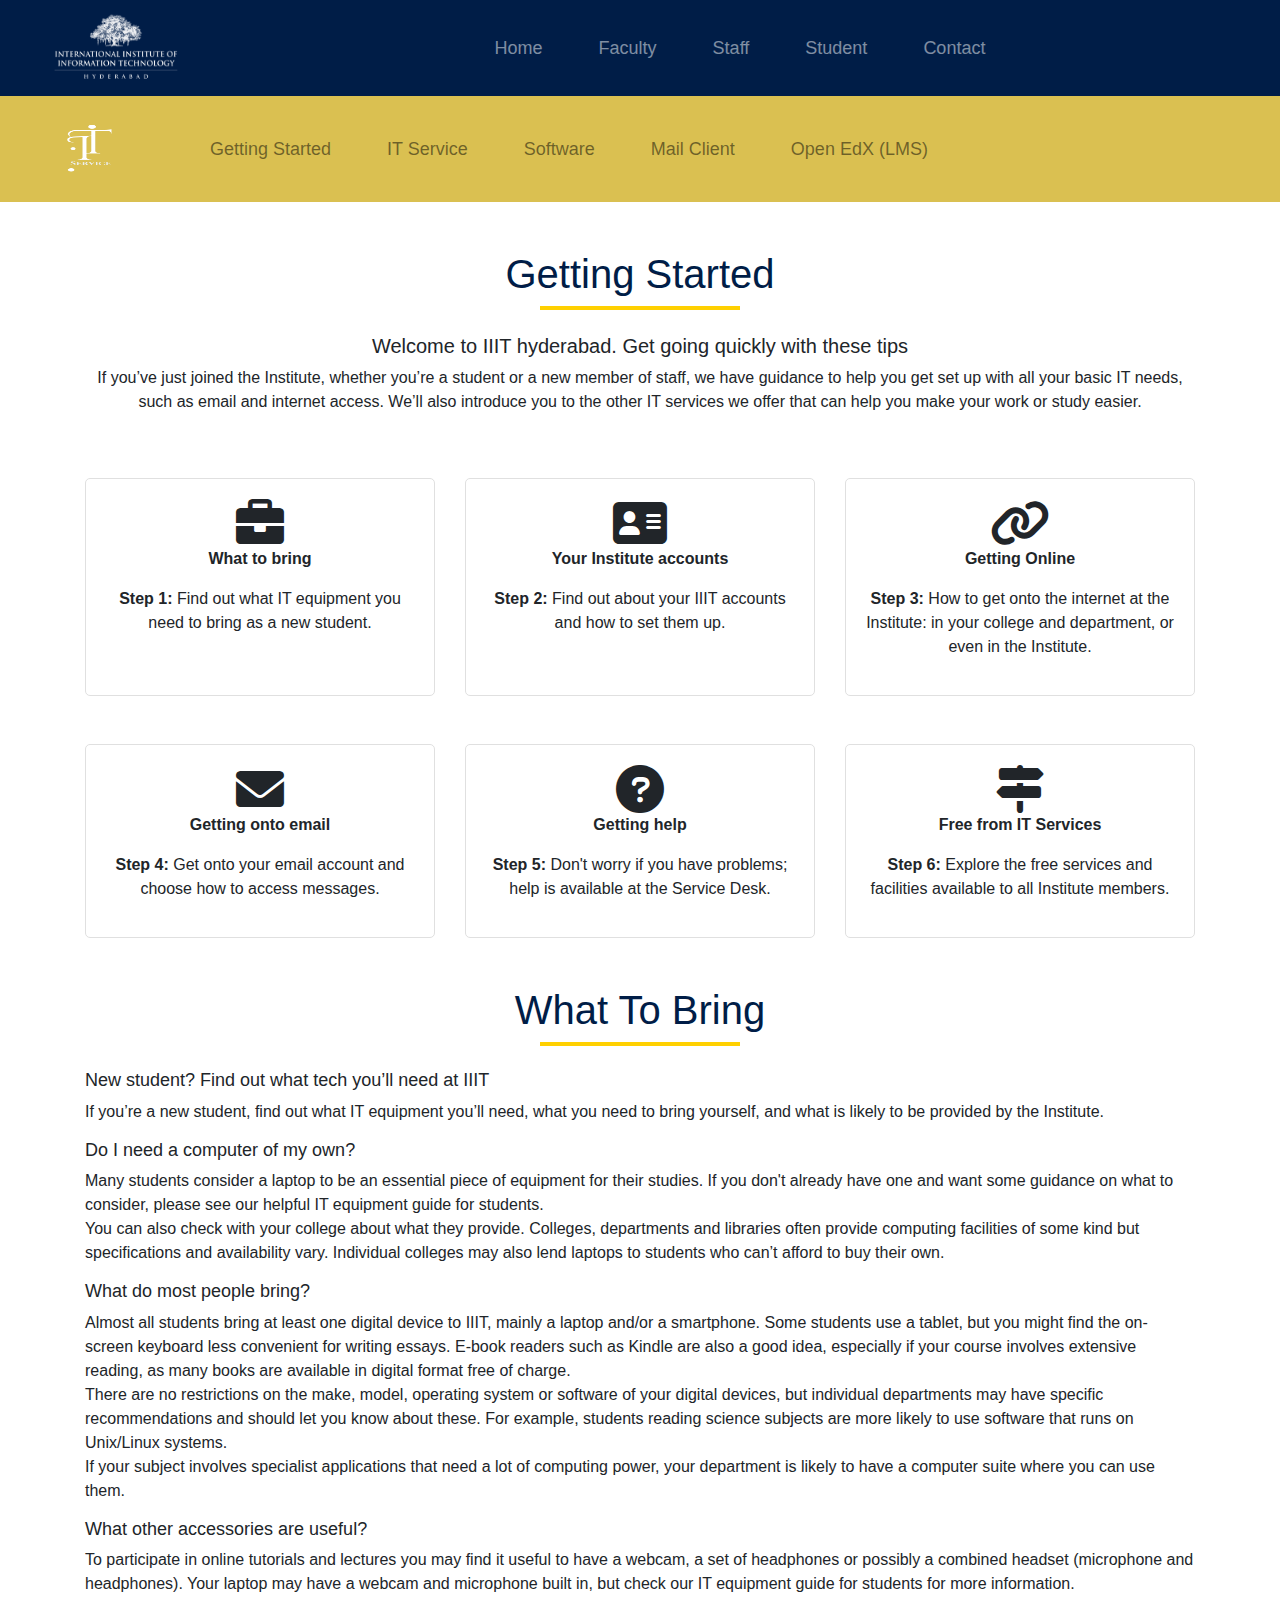
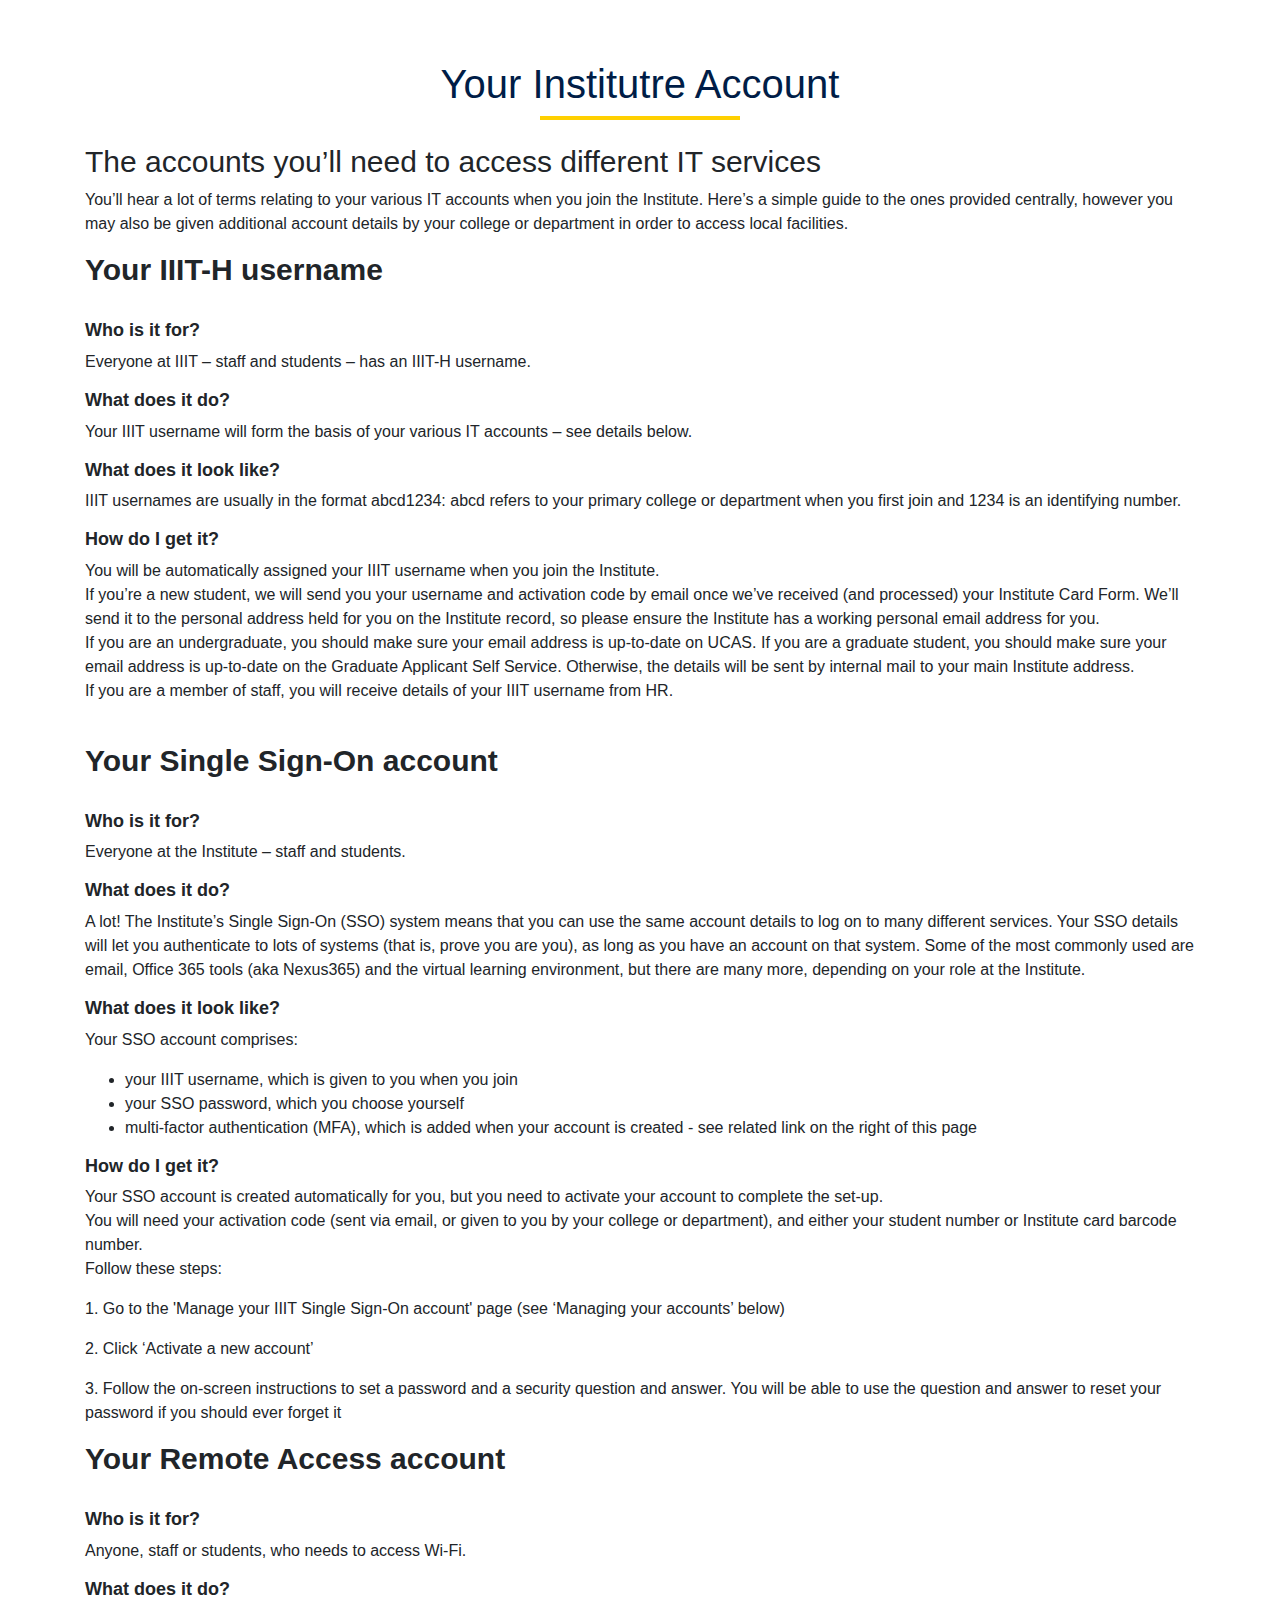
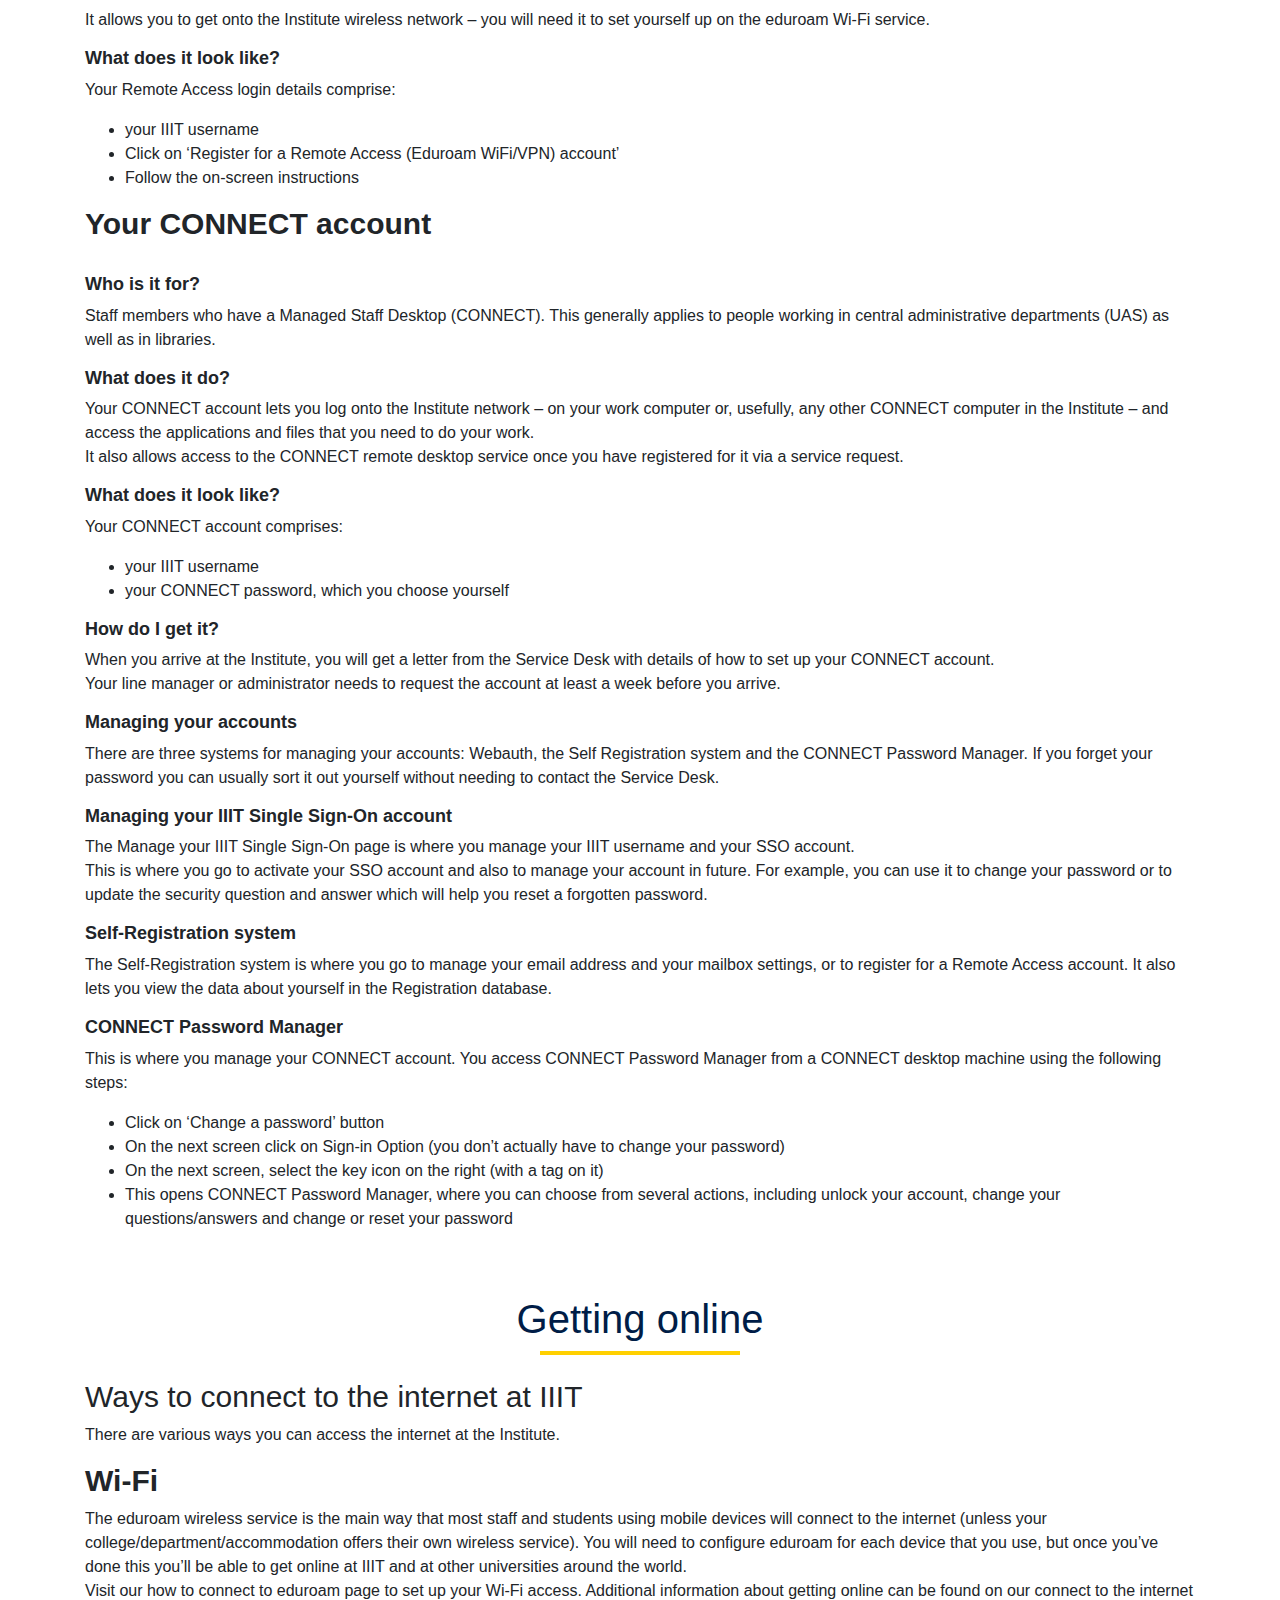
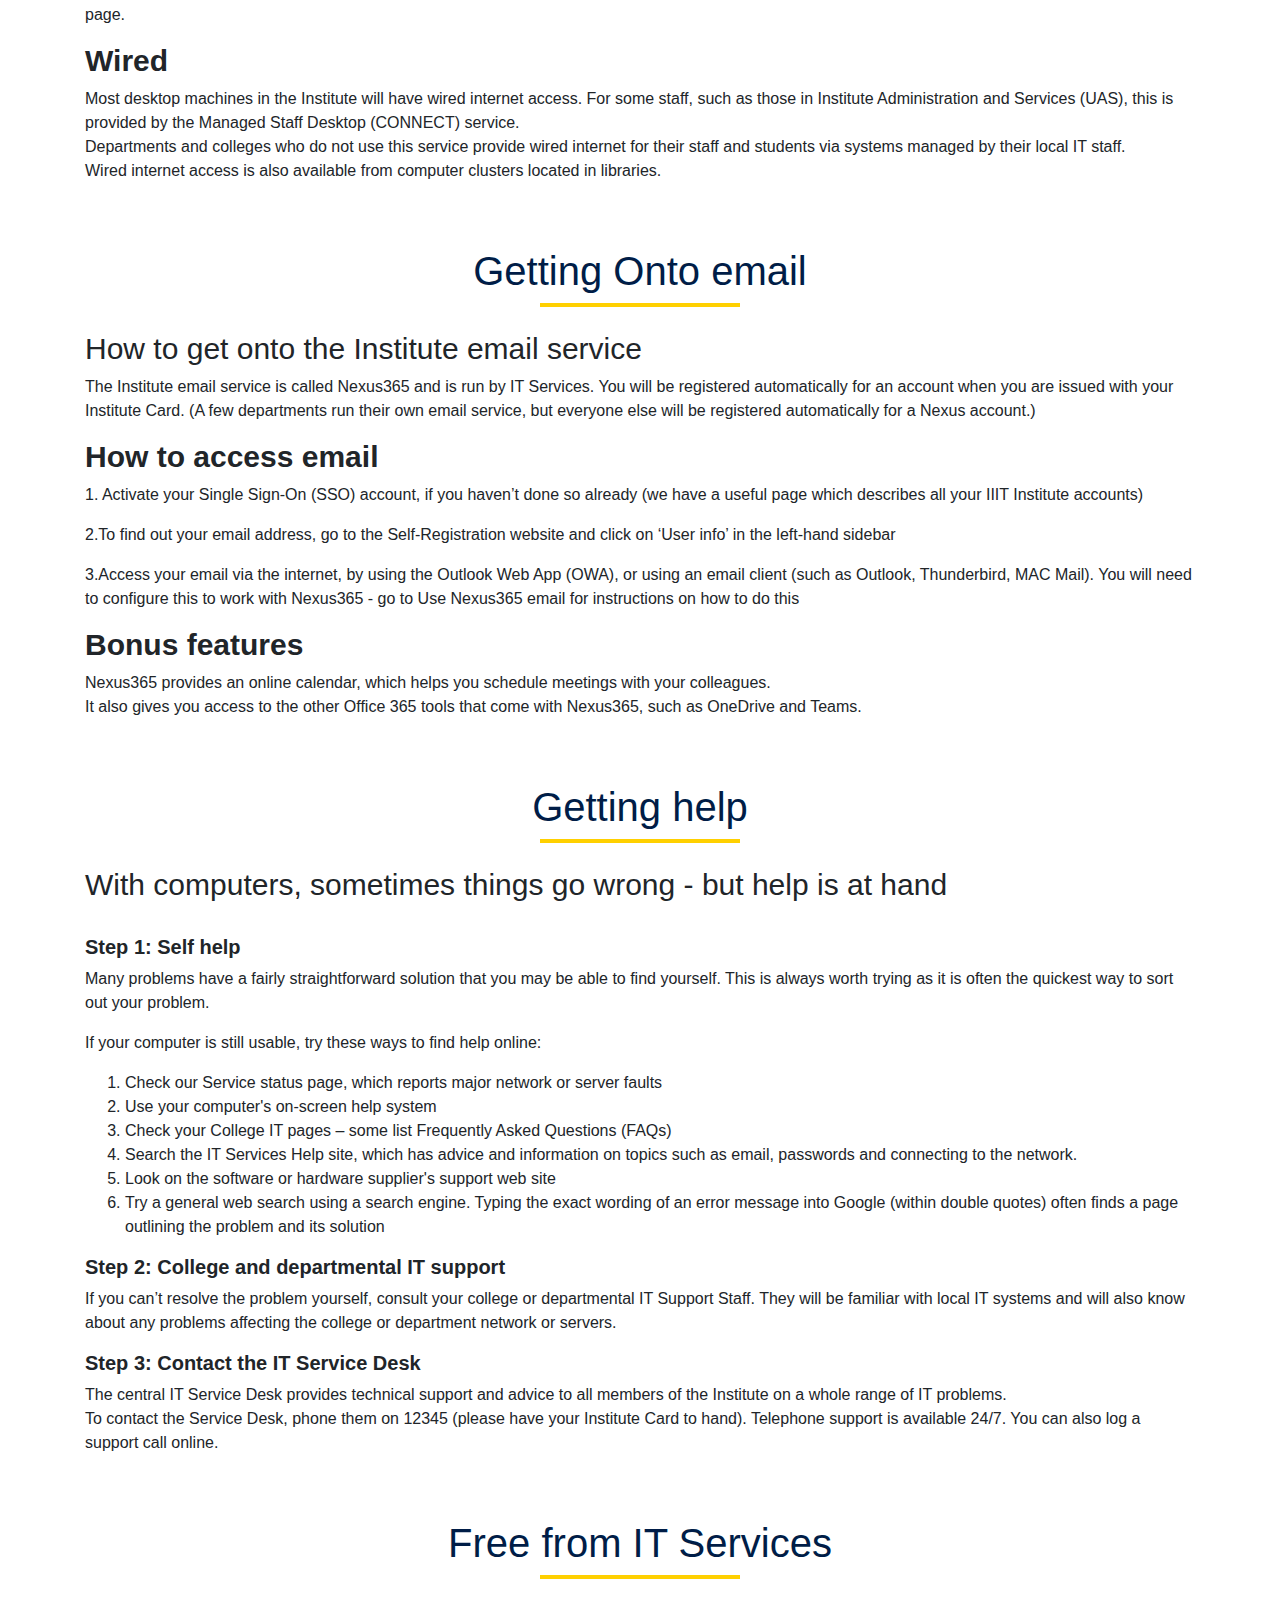
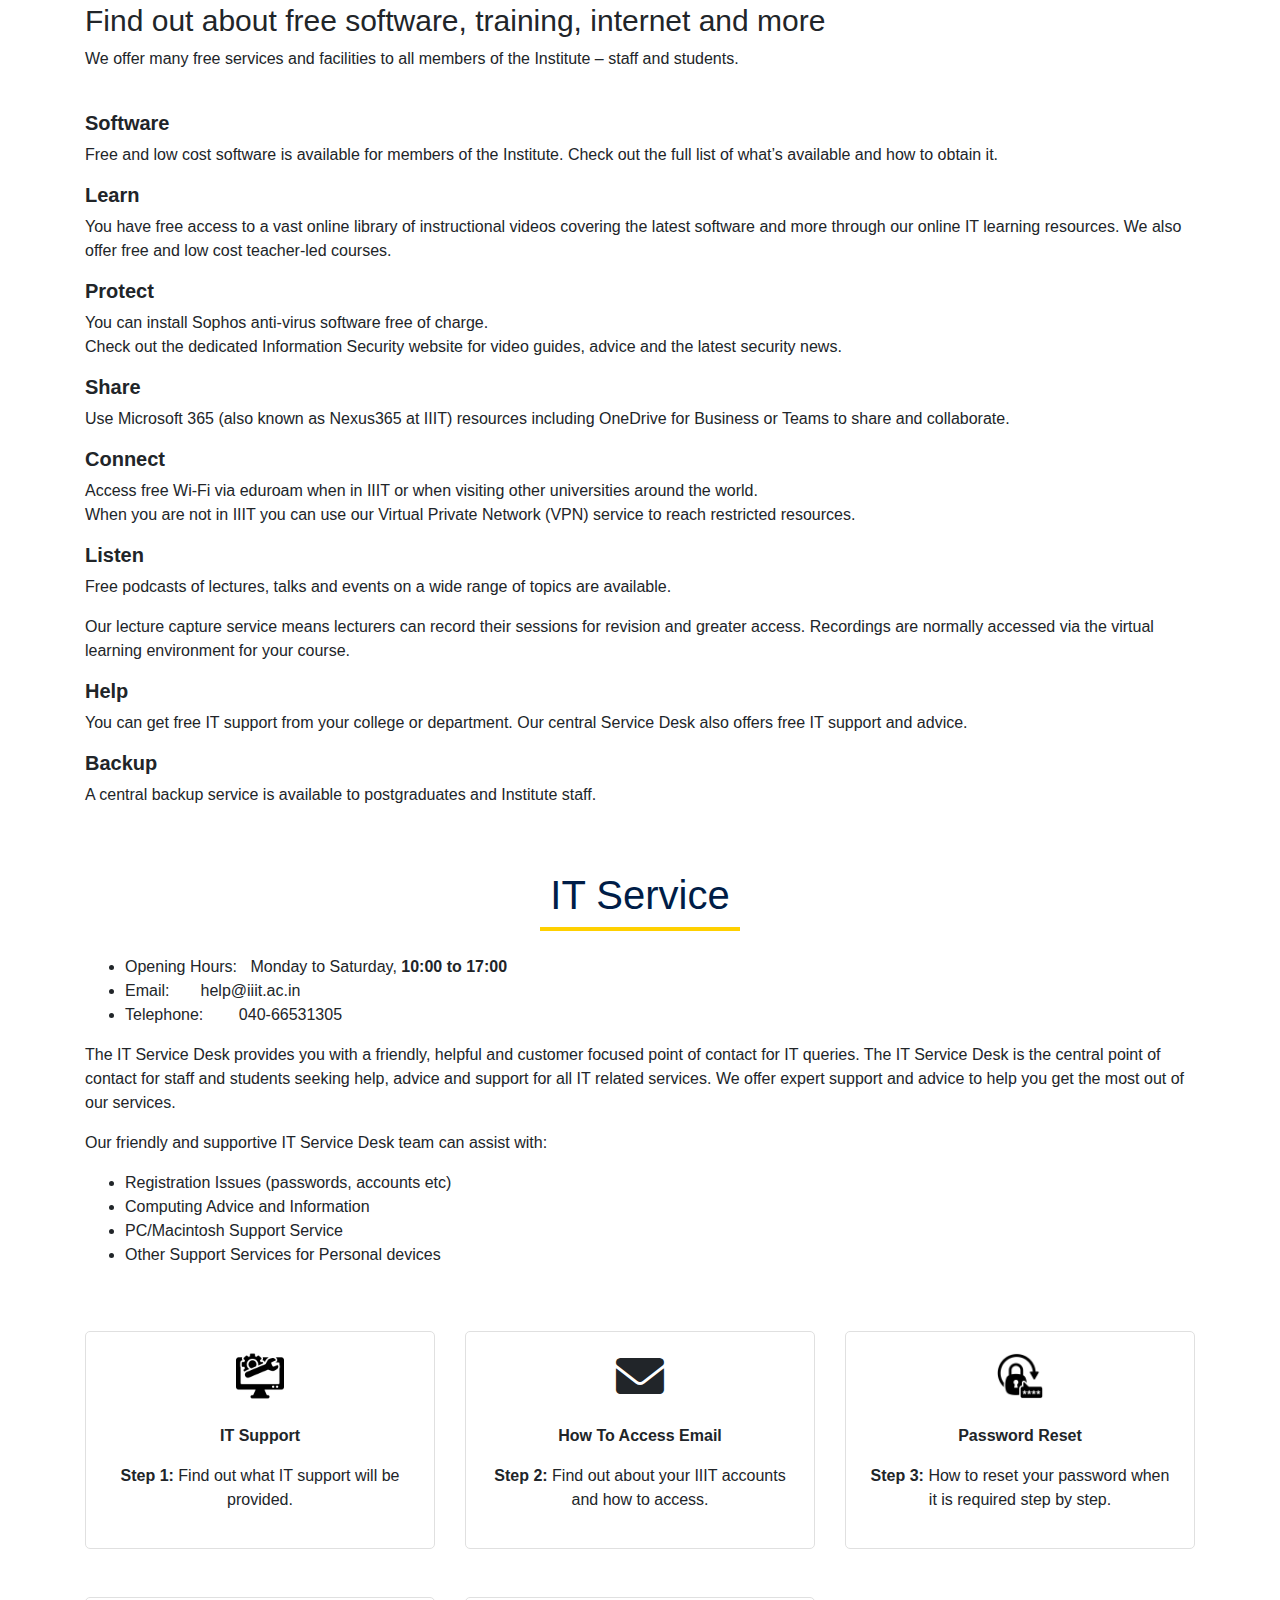
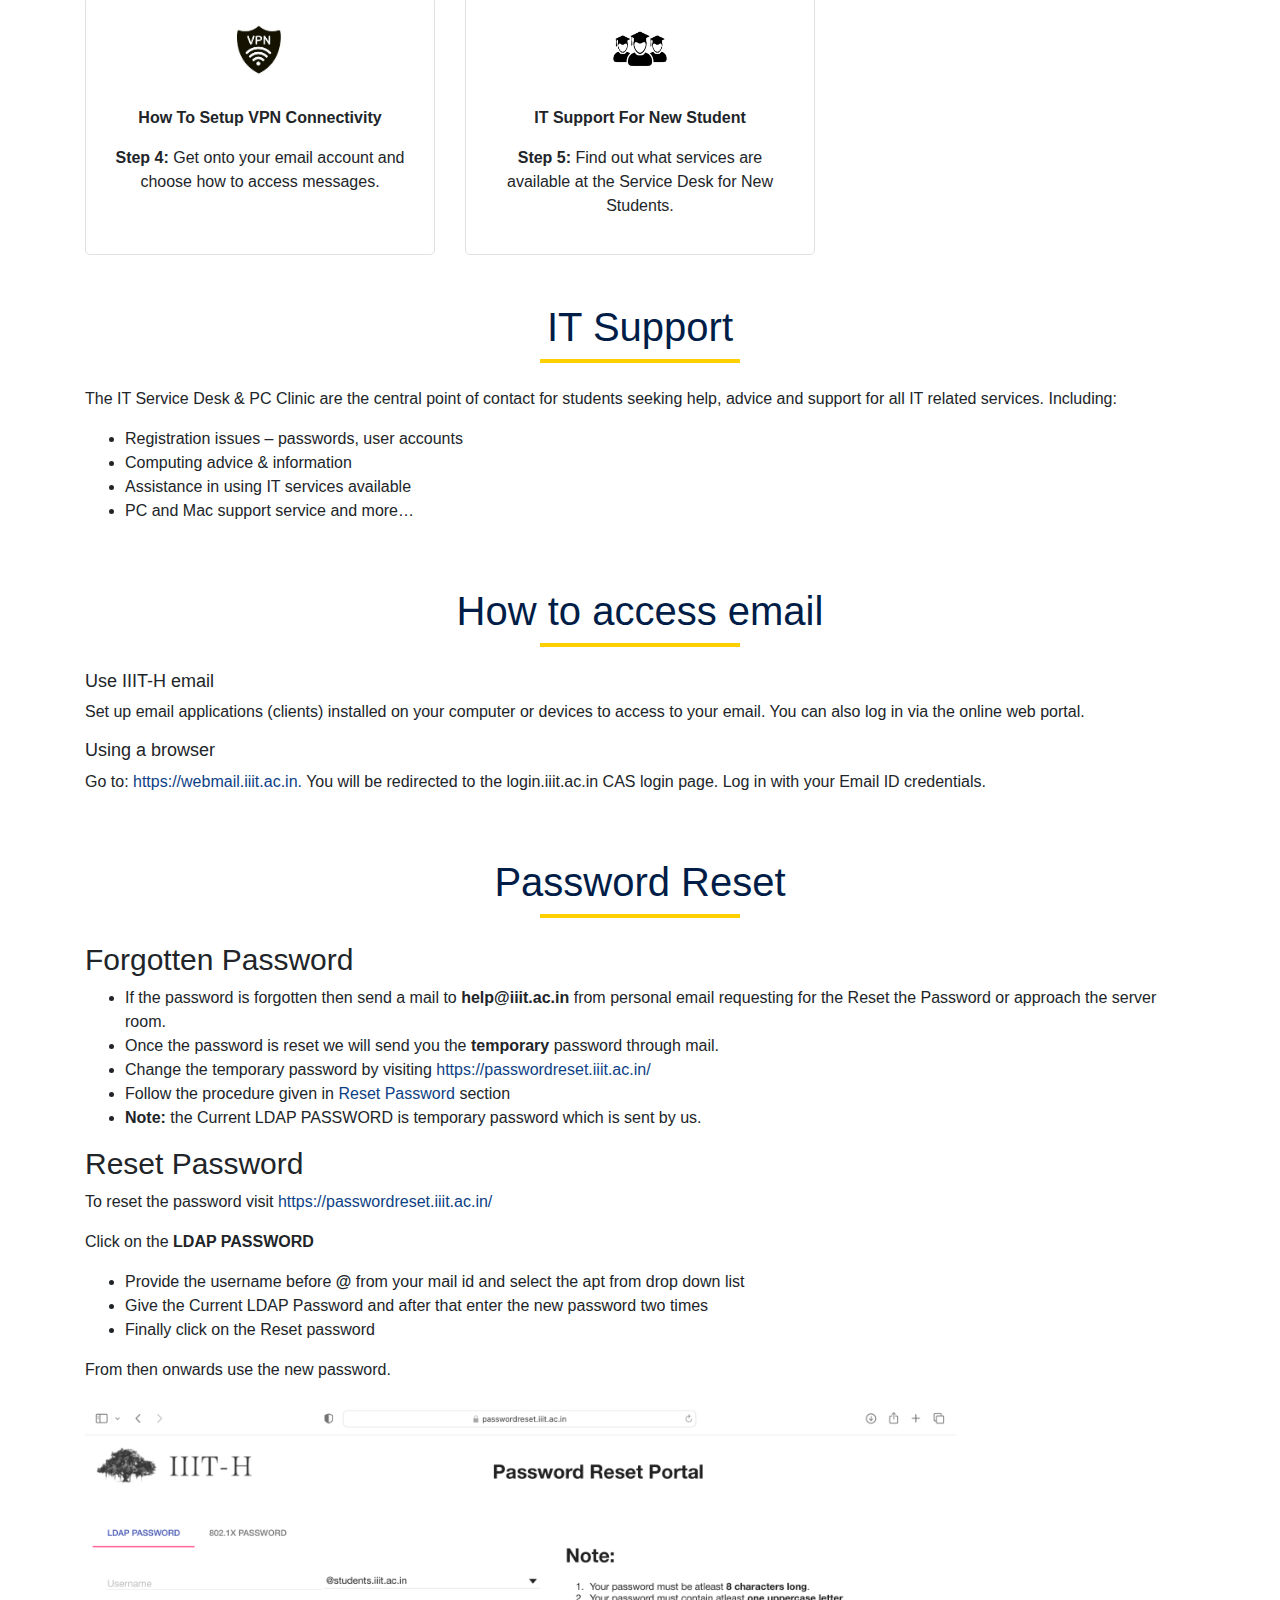
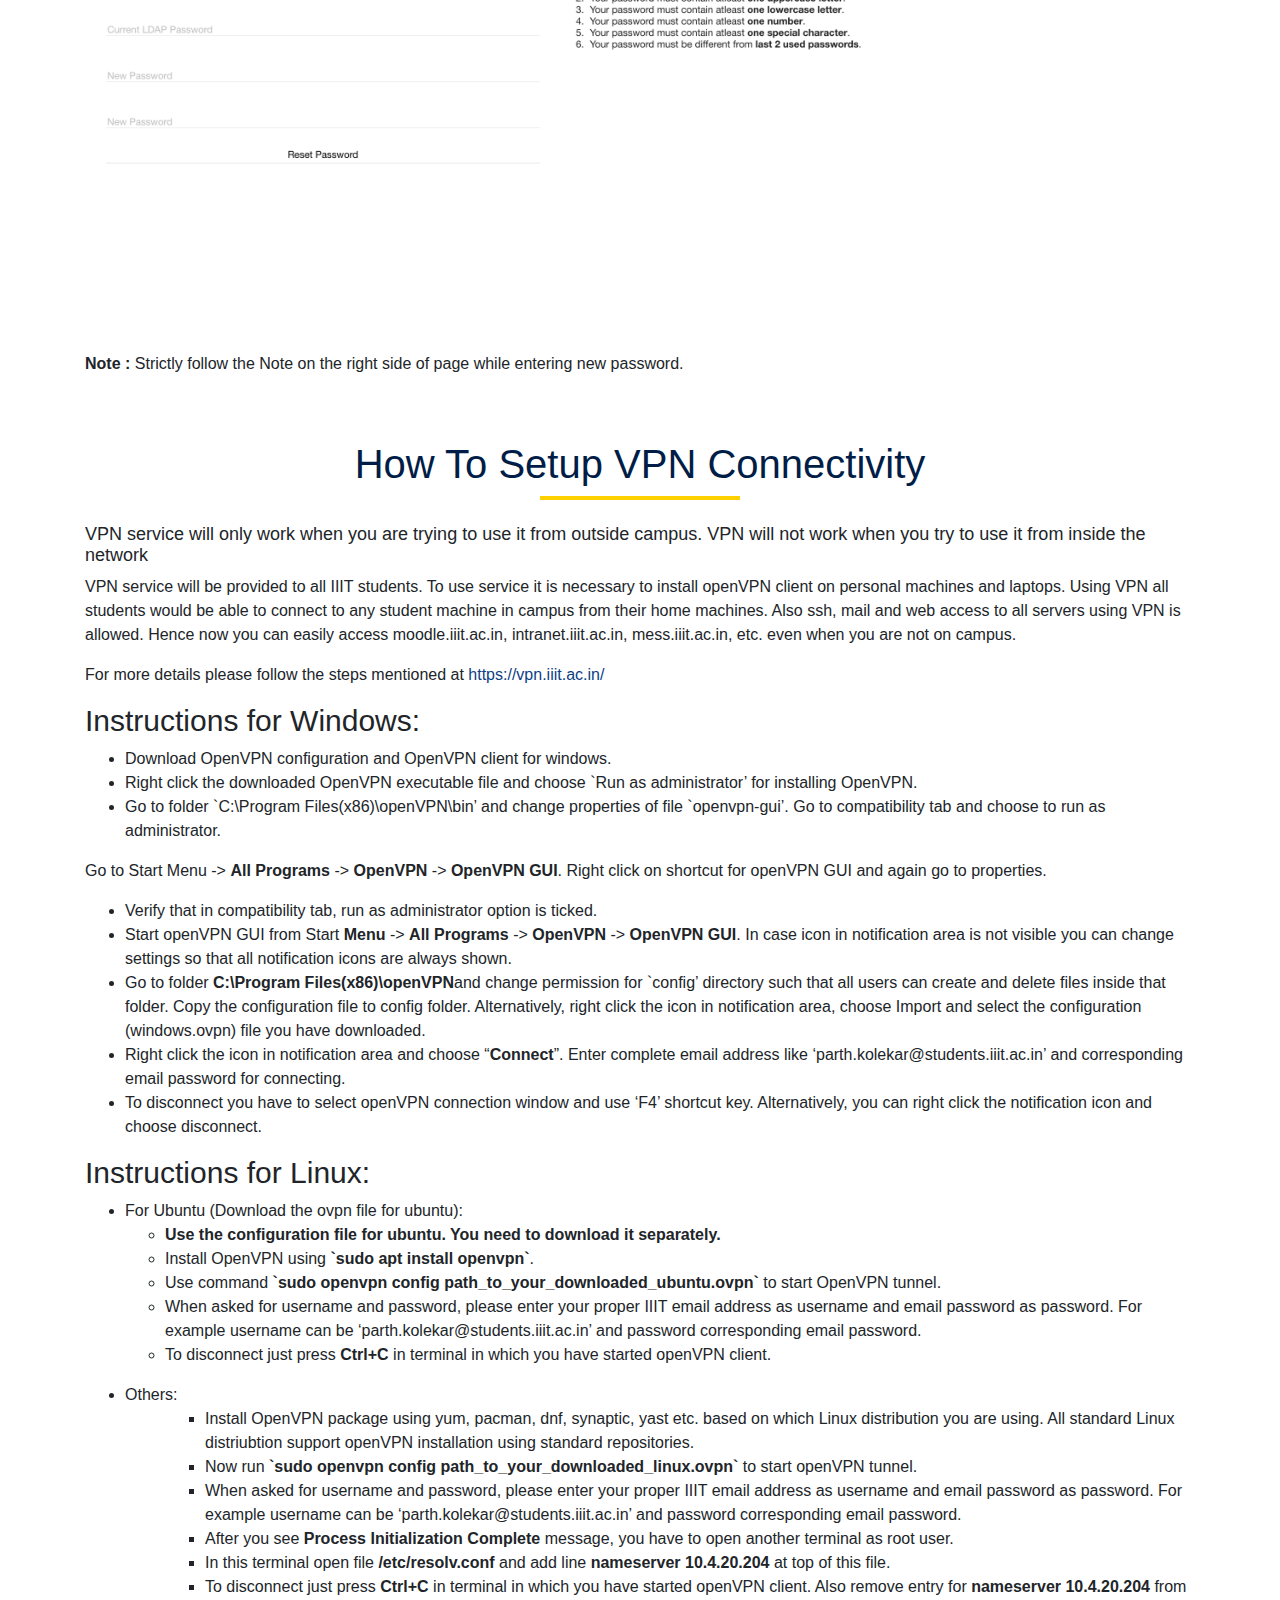
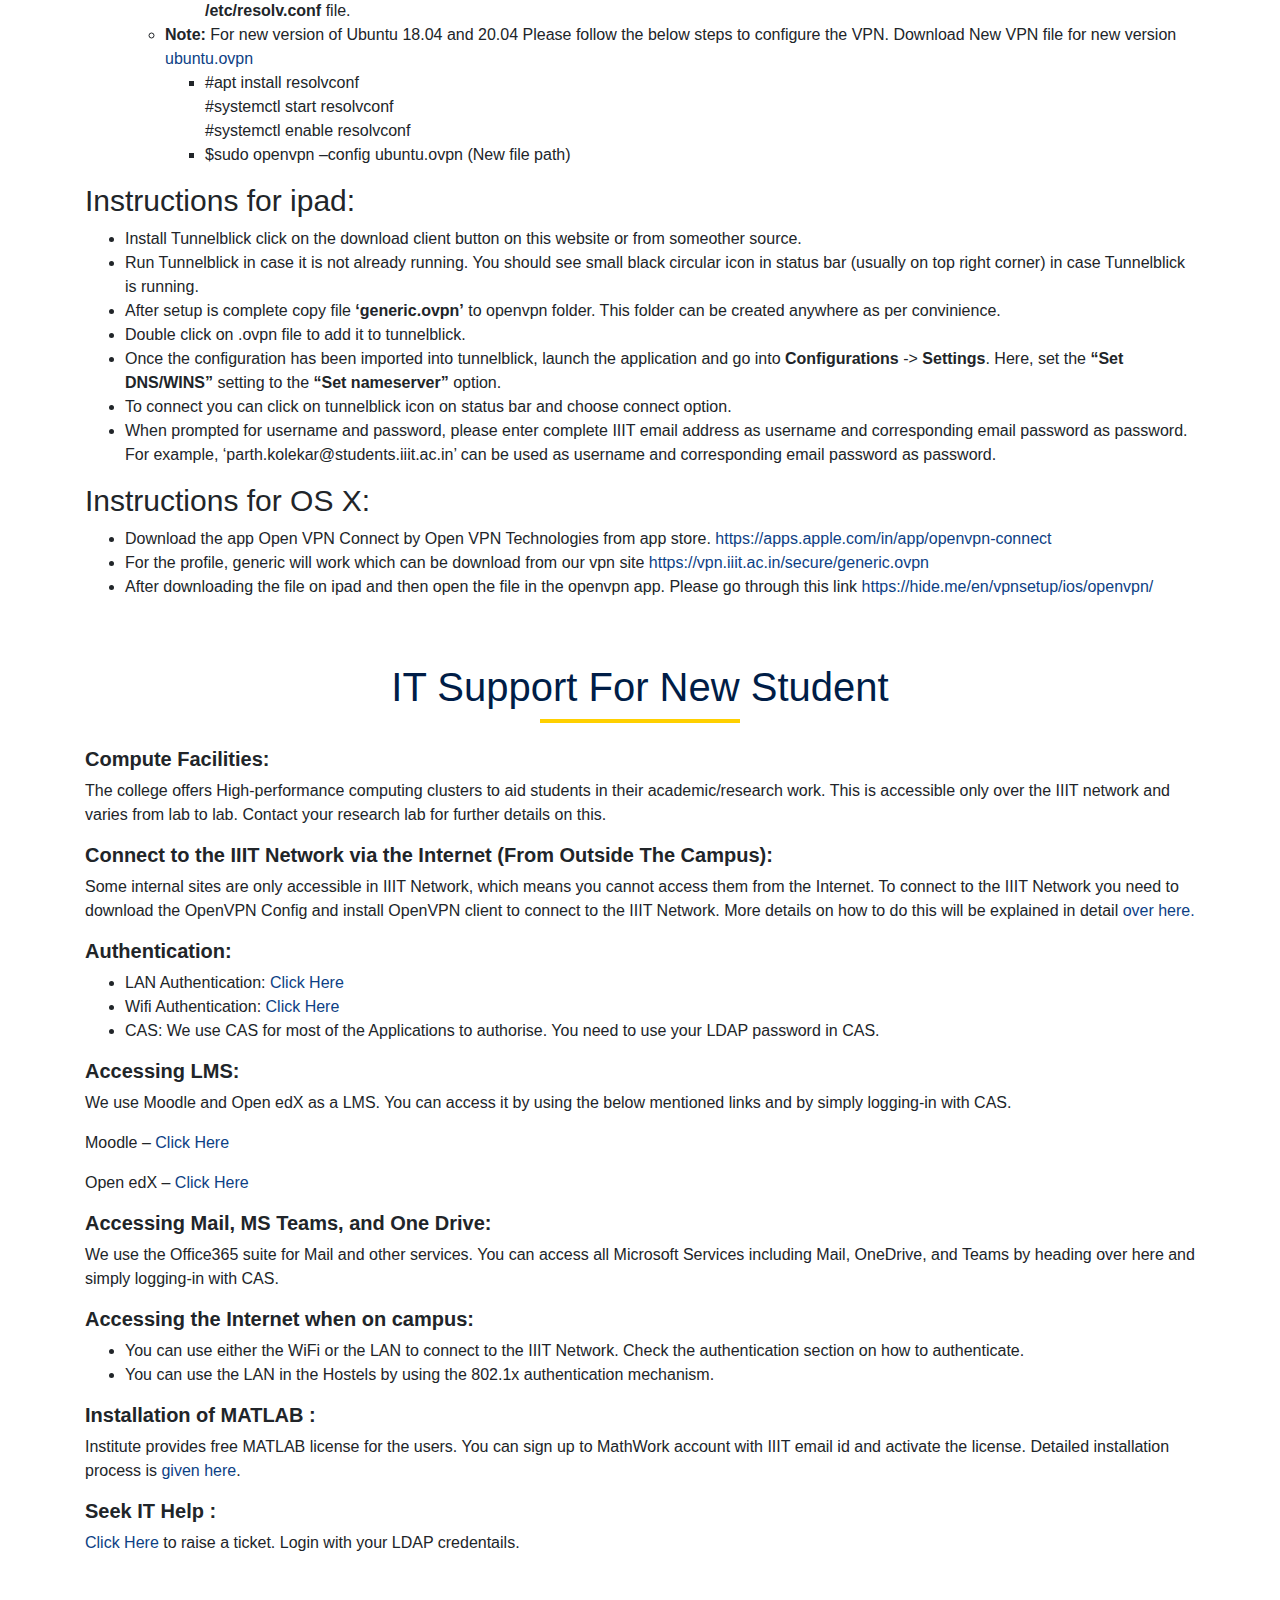
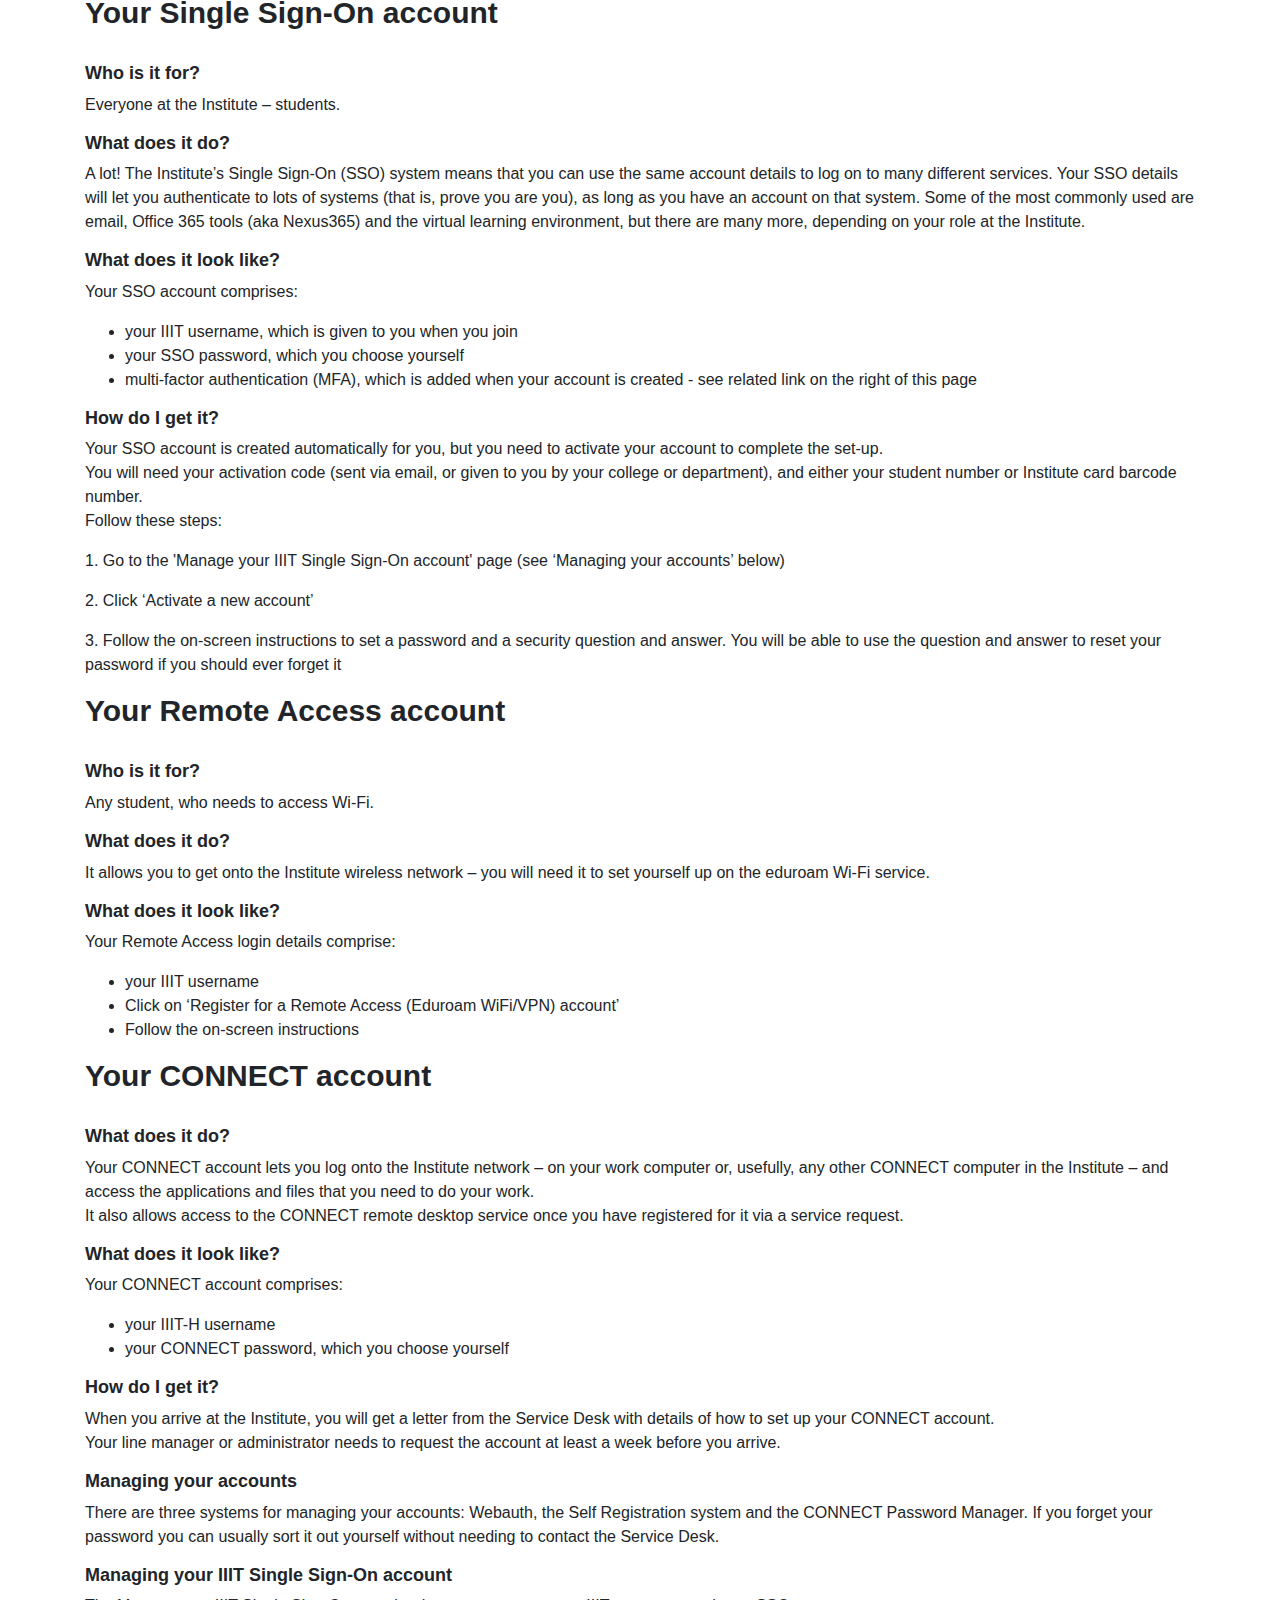
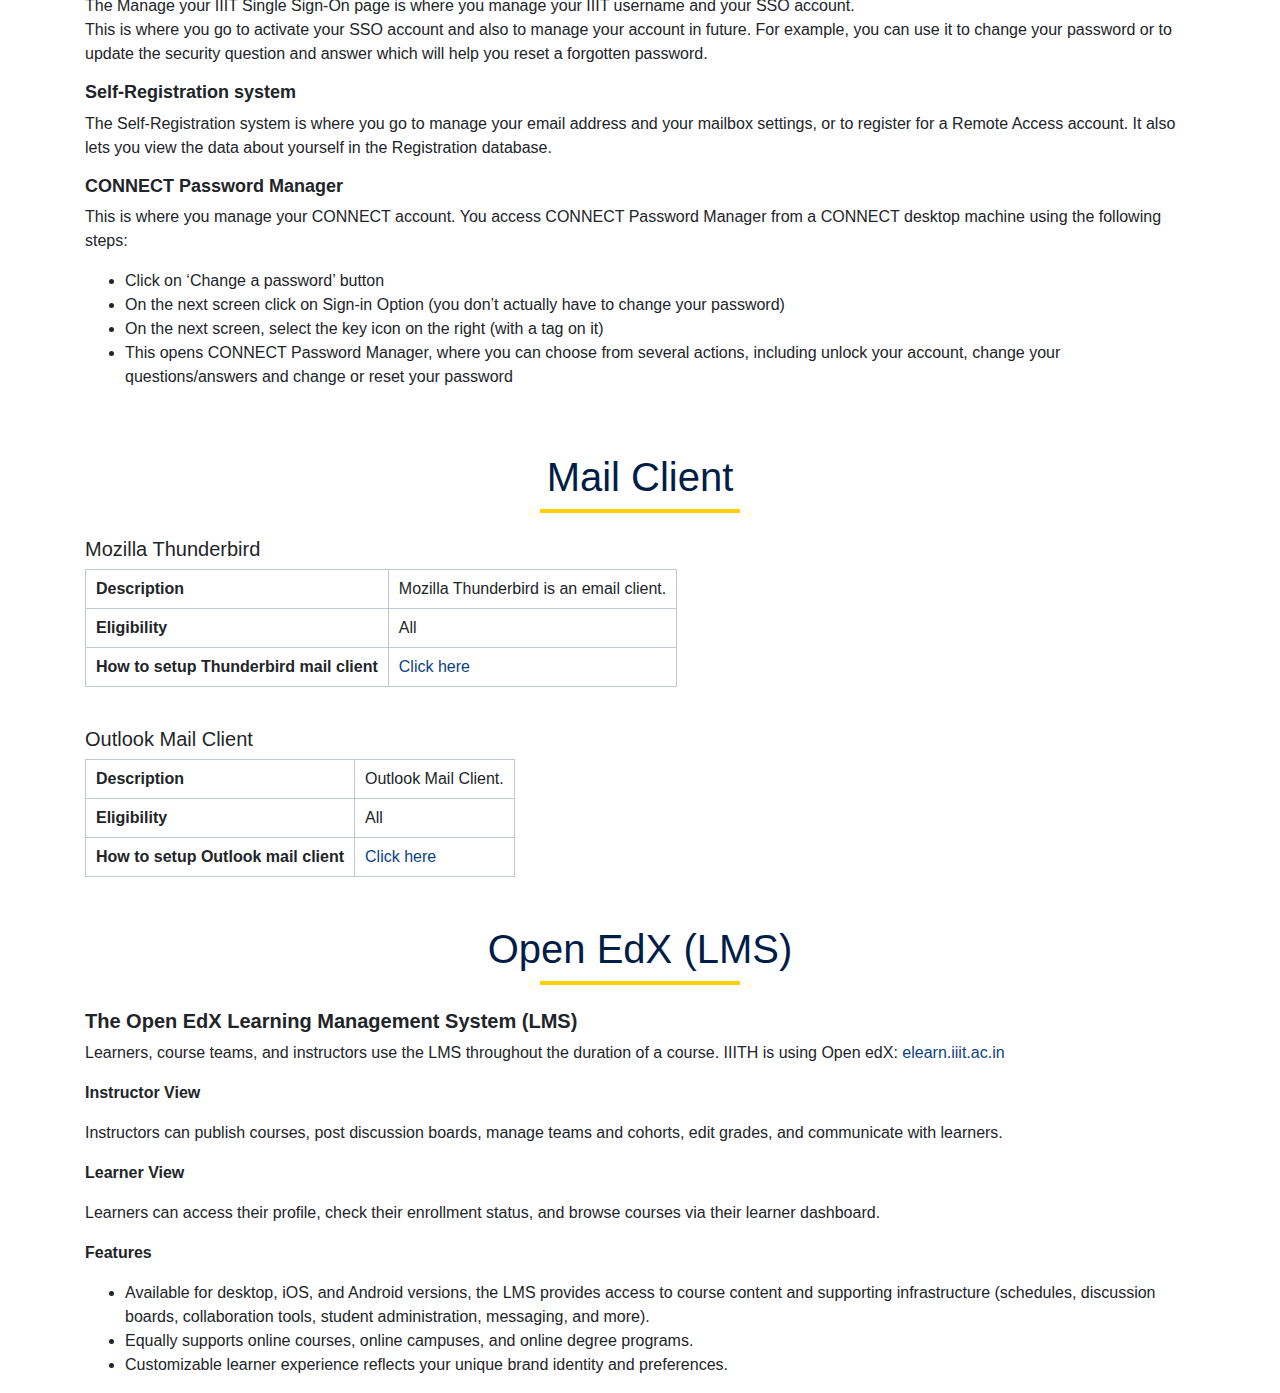
<file: student.html>
<!DOCTYPE html>
<html>
<head>
  <meta name="viewport" content="width=device-width, initial-scale=1">
  <meta charset="utf-8">
  
  <link rel="stylesheet" href="https://maxcdn.bootstrapcdn.com/bootstrap/4.5.0/css/bootstrap.min.css">
  <script src="https://ajax.googleapis.com/ajax/libs/jquery/3.4.1/jquery.min.js"></script>
  <script src="https://cdnjs.cloudflare.com/ajax/libs/popper.js/1.16.0/umd/popper.min.js"></script>
  <script src="https://maxcdn.bootstrapcdn.com/bootstrap/4.5.0/js/bootstrap.min.js"></script>
  <title>Student Template</title>

  <link href="https://fonts.googleapis.com/css2?family=Dancing+Script:wght@700&family=Domine&family=Libre+Baskerville:ital@1&display=swap" rel="stylesheet">
  <link href="https://fonts.googleapis.com/css?family=Cinzel+Decorative&display=swap" rel="stylesheet">
  <link rel="stylesheet" href="https://cdnjs.cloudflare.com/ajax/libs/font-awesome/6.0.0-beta3/css/all.min.css">

  <link rel="stylesheet" type="text/css" href="style.css">
<script src="main.js"></script>
 
</head>
<body style="background-color: white;">
  <nav class="navbar navbar-expand-lg navbar-dark" style="background-color: rgb(0, 29, 71);">
    <button class="navbar-toggler " type="button" data-toggle="collapse" data-target="#myNavbar">
        <span class="navbar-toggler-icon"></span>
    </button>
    <a href="#"><img src="iiit_logo_white.png" style="width:200px;height:80px;"></a>
    <div class="collapse navbar-collapse text-center" id="myNavbar">
        <ul class="navbar-nav menu mx-auto text-align:left">
            <li class="nav-item"><a id="home-link" class="nav-link" href="index.html">Home</a></li>
            <li class="nav-item"><a id="about-link" class="nav-link" href="faculty.html" >Faculty</a></li>
            <li class="nav-item"><a id="research-link" class="nav-link" href="staff.html" >Staff</a></li>
            <li class="nav-item"><a id="event-link" class="nav-link" href="student.html">Student</a></li>
            <!--<li class="nav-item"><a id="teaching-link" class="nav-link" href="#teaching" >Software</a></li>-->
            <li class="nav-item"><a id="talks-link" class="nav-link" href="#contact" >Contact</a></li>
        </ul>
            
    </div>
</nav>
<nav class="navbar navbar-expand-lg navbar-light" style="background-color: rgb(218, 192, 81); ">
  <a class="navbar-brand" href="#"><img src="it2.png" style="width: 150px; height: 80px;"></a>
  <button class="navbar-toggler" type="button" data-toggle="collapse" data-target="#navbarNavDropdown" aria-controls="navbarNavDropdown" aria-expanded="false" aria-label="Toggle navigation">
    <span class="navbar-toggler-icon"></span>
  </button>
  <div class="collapse navbar-collapse" id="navbarNavDropdown">
    <ul class="navbar-nav">
      <li class="nav-item " onclick="menu1()">
        <a class="nav-link " href="#getting-started">
          Getting Started
        </a>
      </li>
      <li class="nav-item " onclick="menu2()">
        <a class="nav-link " href="#It-service" >
          IT Service
        </a>
      </li>
      <li class="nav-item dropdown" onclick="menu3()">
        <a class="nav-link" href="#software">
         Software
        </a>
      </li>
      <li class="nav-item " onclick="menu4()">
        <a class="nav-link" href="#mail-client">Mail Client </a>
      </li>
      <li class="nav-item " onclick="menu5()">
        <a class="nav-link" href="#open-edx">Open EdX (LMS) </a>
      </li>
    </ul>
  </div>
</nav>
<div class="container It-service-container"  id="getting-started">
  <div class="home-conatiner row justify-content-center text-center" >
      <div class="col-md-12 col-sm-12 mt-5">
          <h1 class="heading">Getting Started</h1>
          <div class="line"></div>
          <br>
          <h1 style="font-size:20px;">Welcome to IIIT hyderabad. Get going quickly with these tips</h1>
          <p>If you’ve just joined the Institute, whether you’re a student or a new member of staff, we have guidance to help you get set up with all your basic IT needs, such as email and internet access. We’ll also introduce you to the other IT services we offer that can help you make your work or study easier.</p>
      </div>
      <div class="container">
        <div class="row">
          <div class="col-lg-4 col-md-6 col-sm-12 mt-5 " >
            <div class="card h-100 text-center" onclick="what_to_bring_card()">
              <i class="fa fa-briefcase" style="font-size: 3em;"></i>
              <p><strong>What to bring</strong></p>
              <p><strong>Step 1:</strong> Find out what IT equipment you need to bring as a new student.</p>
            </div>
          </div>
      
          <div class="col-lg-4 col-md-6 col-sm-12 mt-5">
            <div class ="card h-100 text-center" onclick="Institute_account_card()">
              <i class="fa fa-address-card" style="font-size: 3em;"></i>
              <p><strong>Your Institute accounts</strong></p>
              <p><strong>Step 2:</strong> Find out about your IIIT accounts and how to set them up.</p>
            </div>
          </div>
      
          <div class="col-lg-4 col-md-6 col-sm-12 mt-5">
            <div class="card h-100 text-center" onclick="getting_online_card()">
              <i class="fa fa-link" style="font-size: 3em;"></i>
              <p><strong>Getting Online</strong></p>
              <p><strong>Step 3:</strong> How to get onto the internet at the Institute: in your college and department, or even in the Institute.</p>
            </div>
          </div>
      
          <div class="col-lg-4 col-md-6 col-sm-12 mt-5">
            <div class="card h-100 text-center" onclick="getting_onto_email_card()">
              <i class="fa fa-envelope" style="font-size: 3em;"></i>
              <p><strong>Getting onto email</strong></p>
              <p><strong>Step 4:</strong> Get onto your email account and choose how to access messages.</p>
            </div>
          </div>
      
          <div class="col-lg-4 col-md-6 col-sm-12 mt-5">
            <div class="card h-100 text-center" onclick="getting_help_card()">
              <i class="fa-solid fa-circle-question" style="font-size: 3em;"></i>
              <p><strong>Getting help</strong></p>
              <p><strong>Step 5:</strong> Don't worry if you have problems; help is available at the Service Desk.</p>
            </div>
          </div>
      
          <div class="col-lg-4 col-md-6 col-sm-12 mt-5">
            <div class="card h-100 text-center" onclick="free_help_card()">
              <i class="fa-solid fa-signs-post" style="font-size: 3em;"></i>
              <p><strong>Free from IT Services</strong></p>
              <p><strong>Step 6:</strong> Explore the free services and facilities available to all Institute members.</p>
            </div>
          </div>
        </div>
      </div>
      
   </div>  
</div>
   
  <div class="container It-support-container"  id="what-to-bring"  >
    <div class="home-conatiner row justify-content-center text-left" >
        <div class="col-md-12 col-sm-12 mt-5">
            <h1 class="heading">What To Bring</h1>
            <div class="line"></div>
            <br>
            <h1 style="font-size:18px;">New student? Find out what tech you’ll need at IIIT</h1>
            <p>If you’re a new student, find out what IT equipment you’ll need, what you need to bring yourself, and what is likely to be provided by the Institute.</p>
            <h1 style="font-size:18px;">Do I need a computer of my own?</h1>
            <p>Many students consider a laptop to be an essential piece of equipment for their studies. If you don't already have one and want some guidance on what to consider, please see our helpful IT equipment guide for students.<br>You can also check with your college about what they provide. Colleges, departments and libraries often provide computing facilities of some kind but specifications and availability vary. Individual colleges may also lend laptops to students who can’t afford to buy their own.</p>
        <h1 style="font-size:18px;">What do most people bring?</h1>
        <p>Almost all students bring at least one digital device to IIIT, mainly a laptop and/or a smartphone. Some students use a tablet, but you might find the on-screen keyboard less convenient for writing essays. E-book readers such as Kindle are also a good idea, especially if your course involves extensive reading, as many books are available in digital format free of charge.<br>There are no restrictions on the make, model, operating system or software of your digital devices, but individual departments may have specific recommendations and should let you know about these. For example, students reading science subjects are more likely to use software that runs on Unix/Linux systems.<br>If your subject involves specialist applications that need a lot of computing power, your department is likely to have a computer suite where you can use them.</p>
        <h1 style="font-size: 18px;">What other accessories are useful?</h1>
        <p>To participate in online tutorials and lectures you may find it useful to have a webcam, a set of headphones or possibly a combined headset (microphone and headphones). Your laptop may have a webcam and microphone built in, but check our IT equipment guide for students for more information.</p>
        </div>
    </div>
</div>
<div class="container It-support-container"  id="Institute-account">
<div class="home-conatiner row justify-content-center text-left" >
    <div class="col-md-12 col-sm-12 mt-5">
        <h1 class="heading">Your Institutre Account</h1>
        <div class="line"></div>
        <br>
        <h1 style="font-size:30px;font-weight:400">The accounts you’ll need to access different IT services</h1>
        <p>You’ll hear a lot of terms relating to your various IT accounts when you join the Institute. Here’s a simple guide to the ones provided centrally, however you may also be given additional account details by your college or department in order to access local facilities.</p>
        <h1 style="font-size:30px;font-weight:bold;">Your IIIT-H username</h1>
        <br>
        <h1 style="font-size:18px;font-weight:bold;">Who is it for?</h1>
        <p>Everyone at IIIT – staff and students – has an IIIT-H username. </p>
        <h1 style="font-size:18px;font-weight: bold;">What does it do?</h1>
        <p>Your IIIT username will form the basis of your various IT accounts – see details below.</p>
        <h1 style="font-size: 18px;font-weight:bold;">What does it look like?</h1>
        <p>IIIT usernames are usually in the format abcd1234: abcd refers to your primary college or department when you first join and 1234 is an identifying number.</p>
        <h1 style="font-size: 18px;font-weight:bold;">How do I get it?</h1>
        <p>You will be automatically assigned your IIIT username when you join the Institute.<br>If you’re a new student, we will send you your username and activation code by email once we’ve received (and processed) your Institute Card Form. We’ll send it to the personal address held for you on the Institute record, so please ensure the Institute has a working personal email address for you. <br>If you are an undergraduate, you should make sure your email address is up-to-date on UCAS. If you are a graduate student, you should make sure your email address is up-to-date on the Graduate Applicant Self Service. Otherwise, the details will be sent by internal mail to your main Institute address.<br>If you are a member of staff, you will receive details of your IIIT username from HR.  </p>
    <br>
    <h1 style="font-size:30px;font-weight:bold">Your Single Sign-On account</h1>
    <br>
    <h1 style="font-size:18px;font-weight:bold;">Who is it for?</h1>
    <p>Everyone at the Institute – staff and students. </p>
    <h1 style="font-size:18px;font-weight:bold;">What does it do?</h1>
    <p>A lot! The Institute’s Single Sign-On (SSO) system means that you can use the same account details to log on to many different services.
        Your SSO details will let you authenticate to lots of systems (that is, prove you are you), as long as you have an account on that system. Some of the most commonly used are email, Office 365 tools (aka Nexus365) and the virtual learning environment, but there are many more, depending on your role at the Institute. </p>
    <h1 style="font-size:18px;font-weight:bold;">What does it look like?</h1>
    <p>Your SSO account comprises:</p>
    <ul>
        <li>your IIIT username, which is given to you when you join</li>
        <li>your SSO password, which you choose yourself</li>
        <li>multi-factor authentication (MFA), which is added when your account is created - see related link on the right of this page</li>
    </ul>
    <h1 style="font-size:18px;font-weight:bold;">How do I get it?</h1>
    <p>Your SSO account is created automatically for you, but you need to activate your account to complete the set-up. <br>You will need your activation code (sent via email, or given to you by your college or department), and either your student number or Institute card barcode number.<br>Follow these steps: </p>
    <p>1. Go to the 'Manage your IIIT Single Sign-On account' page (see ‘Managing your accounts’ below)</p>
    <p>2. Click ‘Activate a new account’</p>
    <p>3. Follow the on-screen instructions to set a password and a security question and answer. You will be able to use the question and answer to reset your password if you should ever forget it </p>

    <h1 style="font-size:30px;font-weight:bold">Your Remote Access account</h1>
    <br>
    <h1 style="font-size:18px;font-weight:bold;">Who is it for?</h1>
    <p>Anyone, staff or students, who needs to access Wi-Fi. </p>
    <h1 style="font-size:18px;font-weight:bold;">What does it do?</h1>
    <p>It allows you to get onto the Institute wireless network – you will need it to set yourself up on the eduroam Wi-Fi service. </p>
    <h1 style="font-size:18px;font-weight:bold;">What does it look like?</h1>
    <p>Your Remote Access login details comprise: </p>
    <ul>
        <li>your IIIT username </li>
        <li>Click on ‘Register for a Remote Access (Eduroam WiFi/VPN) account’ </li>
        <li>Follow the on-screen instructions</li>
    </ul>
    <h1 style="font-size:30px;font-weight:bold">Your CONNECT account</h1>
    <br>
    <h1 style="font-size:18px;font-weight:bold;">Who is it for?</h1>
    <p>Staff members who have a Managed Staff Desktop (CONNECT). This generally applies to people working in central administrative departments (UAS) as well as in  libraries.</p>
    <h1 style="font-size:18px;font-weight:bold;">What does it do?</h1>
    <p>Your CONNECT account lets you log onto the Institute network – on your work computer or, usefully, any other CONNECT computer in the Institute – and access the applications and files that you need to do your work.<br>It also allows access to the CONNECT remote desktop service once you have registered for it via a service request. </p>
    <h1 style="font-size:18px;font-weight:bold;">What does it look like?</h1>
    <p>Your CONNECT account comprises:</p>
    <ul>
        <li>your IIIT username</li>
        <li>your CONNECT password, which you choose yourself</li>
    </ul>
    <h1 style="font-size:18px;font-weight:bold;">How do I get it?</h1>
    <p>When you arrive at the Institute, you will get a letter from the Service Desk with details of how to set up your CONNECT account.<br>Your line manager or administrator needs to request the account at least a week before you arrive. </p>
    <h1 style="font-size:18px;font-weight:bold">Managing your accounts</h1>
    <p>There are three systems for managing your accounts: Webauth, the Self Registration system and the CONNECT Password Manager. If you forget your password you can usually sort it out yourself without needing to contact the Service Desk.</p>
    <h1 style="font-size:18px;font-weight:bold">Managing your IIIT Single Sign-On account</h1>   
    <p>The Manage your IIIT Single Sign-On page is where you manage your IIIT username and your SSO account.<br>This is where you go to activate your SSO account and also to manage your account in future. For example, you can use it to change your password or to update the security question and answer which will help you reset a forgotten password.</p> 
    <h1 style="font-size:18px;font-weight:bold;">Self-Registration system</h1>
    <p>The Self-Registration system is where you go to manage your email address and your mailbox settings, or to register for a Remote Access account. It also lets you view the data about yourself in the Registration database.</p>
    <h1 style="font-size:18px;font-weight:bold;">CONNECT Password Manager</h1>
  <p>This is where you manage your CONNECT account. You access CONNECT Password Manager from a CONNECT desktop machine using the following steps:</p>
  <ul>
    <li>Click on ‘Change a password’ button</li>
        <li>On the next screen click on Sign-in Option (you don’t actually have to change your password)</li>
        <li>On the next screen, select the key icon on the right (with a tag on it)</li>
        <li>This opens CONNECT Password Manager, where you can choose from several actions, including unlock your account, change your questions/answers and change or reset your password</li>
  </ul>
</div>
    </div>
</div>
<div class="container It-support-container"  id="get-online">
<div class="home-conatiner row justify-content-center text-left" >
    <div class="col-md-12 col-sm-12 mt-5">
        <h1 class="heading">Getting online</h1>
        <div class="line"></div>
        <br>
        <h1 style="font-size:30px;font-weight: 400;">Ways to connect to the internet at IIIT</h1>
        <p>There are various ways you can access the internet at the Institute.</p>
        <h1 style="font-size:30px;font-weight: bold;">Wi-Fi</h1>
        <p>The eduroam wireless service is the main way that most staff and students using mobile devices will connect to the internet (unless your college/department/accommodation offers their own wireless service). You will need to configure eduroam for each device that you use, but once you’ve done this you’ll be able to get online at IIIT and at other universities around the world.<br>Visit our how to connect to eduroam page to set up your Wi-Fi access. Additional information about getting online can be found on our connect to the internet page.</p>
    <h1 style="font-size:30px;font-weight: bold;">Wired</h1>
    <p>Most desktop machines in the Institute will have wired internet access. For some staff, such as those in Institute Administration and Services (UAS), this is provided by the Managed Staff Desktop (CONNECT) service. <br>Departments and colleges who do not use this service provide wired internet for their staff and students via systems managed by their local IT staff.<br>Wired internet access is also available from computer clusters located in libraries.</p>
    
    </div>
</div>
</div>
<div class="container It-support-container"  id="getting-on-email" >
<div class="home-conatiner row justify-content-center text-left" >
    <div class="col-md-12 col-sm-12 mt-5">
        <h1 class="heading">Getting Onto email</h1>
        <div class="line"></div>
        <br>
        <h1 style="font-size:30px;font-weight: 400;">How to get onto the Institute email service</h1>
        <p>The Institute email service is called Nexus365 and is run by IT Services. You will be registered automatically for an account when you are issued with your Institute Card. (A few departments run their own email service, but everyone else will be registered automatically for a Nexus account.)</p>
        <h1  style="font-size:30px;font-weight: bold;">How to access email</h1>
        <p>1. Activate your Single Sign-On (SSO) account, if you haven’t done so already (we have a useful page which describes all your IIIT Institute accounts)</p>
        <p>2.To find out your email address, go to the Self-Registration website and click on ‘User info’ in the left-hand sidebar</p>
        <p>3.Access your email via the internet, by using the Outlook Web App (OWA), or using an email client (such as Outlook, Thunderbird, MAC Mail). You will need to configure this to work with Nexus365 - go to Use Nexus365 email for instructions on how to do this</p>
    <h1 style="font-size:30px;font-weight: bold;">Bonus features</h1>
    <p>Nexus365 provides an online calendar, which helps you schedule meetings with your colleagues.<br>It also gives you access to the other Office 365 tools that come with Nexus365, such as OneDrive and Teams.</p>
    
    </div>
</div>
</div>
<div class="container It-support-container"  id="get-help" >
<div class="home-conatiner row justify-content-center text-left" >
    <div class="col-md-12 col-sm-12 mt-5">
        <h1 class="heading">Getting help</h1>
        <div class="line"></div>
        <br>
        <h1 style="font-size:30px;font-weight: 400;">With computers, sometimes things go wrong - but help is at hand</h1>
        <br>
        <h1 style="font-size:20px;font-weight: bold;">Step 1: Self help</h1>
        <p>Many problems have a fairly straightforward solution that you may be able to find yourself. This is always worth trying as it is often the quickest way to sort out your problem.</p>
         <p>If your computer is still usable, try these ways to find help online:</p>
         <ol>
            <li>Check our Service status page, which reports major network or server faults </li>
            <li>Use your computer's on-screen help system</li>
            <li>Check your College IT pages – some list Frequently Asked Questions (FAQs)</li>
            <li>Search the IT Services Help site, which has advice and information on topics such as email, passwords and connecting to the network.</li>
            <li>Look on the software or hardware supplier's support web site</li>
            <li>Try a general web search using a search engine. Typing the exact wording of an error message into Google (within double quotes) often finds a page outlining the problem and its solution</li>
         </ol>
         <h1 style="font-size:20px;font-weight: bold;">Step 2: College and departmental IT support</h1>
        <p>If you can’t resolve the problem yourself, consult your college or departmental IT Support Staff. They will be familiar with local IT systems and will also know about any problems affecting the college or department network or servers.</p>
        <h1 style="font-size:20px;font-weight: bold;">Step 3: Contact the IT Service Desk</h1>
        <p>The central IT Service Desk provides technical support and advice to all members of the Institute on a whole range of IT problems.<br>To contact the Service Desk, phone them on 12345 (please have your Institute Card to hand). Telephone support is available 24/7. You can also log a support call online.</p>
   
    
    </div>
</div>
</div>
<div class="container It-support-container"  id="free-help">
<div class="home-conatiner row justify-content-center text-left" >
    <div class="col-md-12 col-sm-12 mt-5">
        <h1 class="heading">Free from IT Services</h1>
        <div class="line"></div>
        <br>
        <h1 style="font-size:30px;font-weight: 400;">Find out about free software, training, internet and more</h1>
        <p>We offer many free services and facilities to all members of the Institute – staff and students.</p>
        <br>
        <h1 style="font-size:20px;font-weight: bold;">Software</h1>
        <p>Free and low cost software is available for members of the Institute. Check out the full list of what’s available and how to obtain it. </p>
         <h1 style="font-size:20px;font-weight: bold;">Learn</h1>
        <p>You have free access to a vast online library of instructional videos covering the latest software and more through our online IT learning resources. We also offer free and low cost teacher-led courses.</p>
        <h1 style="font-size:20px;font-weight: bold;">Protect</h1>
        <p>You can install Sophos anti-virus software free of charge. <br>Check out the dedicated Information Security website for video guides, advice and the latest security news.</p>
        <h1 style="font-size:20px;font-weight: bold;">Share</h1>
        <p>Use Microsoft 365 (also known as Nexus365 at IIIT) resources including OneDrive for Business or Teams to share and collaborate. </p>
        <h1 style="font-size:20px;font-weight: bold;">Connect</h1>
        <p>Access free Wi-Fi via eduroam when in IIIT or when visiting other universities around the world. <br>When you are not in IIIT you can use our Virtual Private Network (VPN) service to reach restricted resources. </p>
        <h1 style="font-size:20px;font-weight: bold;">Listen</h1>
        <p>Free podcasts of lectures, talks and events on a wide range of topics are available.</p>
        <p>Our lecture capture service means lecturers can record their sessions for revision and greater access. Recordings are normally accessed via the virtual learning environment for your course.</p>
        <h1 style="font-size:20px;font-weight: bold;">Help</h1>
        <p>You can get free IT support from your college or department. Our central Service Desk also offers free IT support and advice.</p>
        <h1 style="font-size:20px;font-weight: bold;">Backup</h1>
        <p>A central backup service is available to postgraduates and Institute staff.</p>
        
    
    </div>
</div>
</div>




<div class="container It-support-container"  id="It-service" >
    <div class="home-conatiner row justify-content-center text-left" >
        <div class="col-md-12 col-sm-12 mt-5">
            <h1 class="heading">IT Service</h1>
            <div class="line"></div>
            <br>
            <ul>
              <li>Opening Hours:&nbsp;&nbsp; Monday to Saturday, <strong>10:00 to 17:00</strong></li>
              <li>Email:   &nbsp;&nbsp;&nbsp;&nbsp;&nbsp;&nbsp;help@iiit.ac.in</li>
              <li>Telephone:   &nbsp;&nbsp;&nbsp;&nbsp;&nbsp;&nbsp; 040-66531305</li>
             
            </ul>
            <p>The IT Service Desk provides you with a friendly, helpful and customer focused point of contact for IT queries. The IT Service Desk is the central point of contact for staff and students seeking help, advice and support for all IT related services. We offer expert support and advice to help you get the most out of our services.</p>
        <p>Our friendly and supportive IT Service Desk team can assist with:</p>
        <ul>
            <li>Registration Issues (passwords, accounts etc)</li>
            <li>Computing Advice and Information</li>
            <li>PC/Macintosh Support Service</li>
            <li>Other Support Services for Personal devices</li>
        </ul>
        </div>
         <div class="container">
          <div class="row">
            <div class="col-lg-4 col-md-6 col-sm-12 mt-5 " >
              <div class="card h-100 text-center" onclick="It_service_card()">
                <i ><img src="pic3.png" style="width: 3em; height: 3em;"></i>
                <br>
                <p><strong>IT Support</strong></p>
                <p><strong>Step 1:</strong> Find out what IT support will be provided.</p>
              </div>
            </div>
        
            <div class="col-lg-4 col-md-6 col-sm-12 mt-5">
              <div class ="card h-100 text-center" onclick="access_email_card()">
                <i class="fa-solid fa-envelope" style="font-size: 3em;"></i>
                <br>
                <p><strong>How To Access Email</strong></p>
                <p><strong>Step 2:</strong> Find out about your IIIT accounts and how to access.</p>
              </div>
            </div>
        
            <div class="col-lg-4 col-md-6 col-sm-12 mt-5">
              <div class="card h-100 text-center" onclick="password_reset_card()">
                <i><img src="passwordreset.png" style="width: 3em; height: 3em;" ></i>
                <br>
                <p><strong>Password Reset</strong></p>
                <p><strong>Step 3:</strong> How to reset your password when it is required step by step.</p>
              </div>
            </div>
        
            <div class="col-lg-4 col-md-6 col-sm-12 mt-5">
              <div class="card h-100 text-center" onclick="vpn_connection_card()">
                <i><img src="vpn2.jpg" style="width: 4em; height: 4em;"></i>
                <br>
                <p><strong>How To Setup VPN Connectivity</strong></p>
                <p><strong>Step 4:</strong> Get onto your email account and choose how to access messages.</p>
              </div>
            </div>
        
            <div class="col-lg-4 col-md-6 col-sm-12 mt-5">
              <div class="card h-100 text-center" onclick="new_student_card()">
                <i><img src="pic2.jpg" style="width: 4em; height: 4em;"></i>
                <br>
                <p><strong>IT Support For New Student</strong></p>
                <p><strong>Step 5:</strong> Find out what services are available at the Service Desk for New Students.</p>
              </div>
            </div>
        
          </div>  
        
     </div>  
    </div>
</div>
     
    <div class="container It-support-container"  id="It-support" >
      <div class="home-conatiner row justify-content-center text-left" >
          <div class="col-md-12 col-sm-12 mt-5">
              <h1 class="heading">IT Support</h1>
              <div class="line"></div>
              <br>
             <p>The IT Service Desk & PC Clinic are the central point of contact for students seeking help, advice and support for all IT related services. Including:</p>
              <ul>
                <li>Registration issues – passwords, user accounts</li>
                <li>Computing advice & information</li>
                <li>Assistance in using IT services available</li>
                <li>PC and Mac support service and more…</li>
              </ul>
          </div>
      </div>
  </div>
  <div class="container It-support-container"  id="access-email">
    <div class="home-conatiner row justify-content-center text-left" >
        <div class="col-md-12 col-sm-12 mt-5">
            <h1 class="heading">How to access email</h1>
            <div class="line"></div>
            <br>
           <h1 style="font-size:18px;font-weight:500">Use IIIT-H email</h1>
            <p>Set up email applications (clients) installed on your computer or devices to access to your email. You can also log in via the online web portal.</p>
            <h1 style="font-size:18px;font-weight:500">Using a browser</h1>
            <p>Go to:<a href=" https://webmail.iiit.ac.in" target="_blank" class="click-here"> https://webmail.iiit.ac.in.</a> You will be redirected to the login.iiit.ac.in CAS login page. Log in with  your Email ID credentials.</p>
        </div>
    </div>
</div>
<div class="container It-support-container"  id="password-Reset" >
    <div class="home-conatiner row justify-content-center text-left" >
        <div class="col-md-12 col-sm-12 mt-5">
            <h1 class="heading">Password Reset</h1>
            <div class="line"></div>
            <br>
           <h1 style="font-size:30px;font-weight:500">Forgotten Password</h1>
           <ul>
            <li>If the password is forgotten then send a mail to <strong>help@iiit.ac.in</strong>  from personal email requesting for the Reset the Password or approach the server room.</li>
        <li>Once the password is reset we will send you the <strong>temporary</strong> password through mail.</li>   
        <li>Change the temporary password by visiting <a href="https://passwordreset.iiit.ac.in/" target="_blank" class="click-here"> https://passwordreset.iiit.ac.in/</a></li>
        <li>Follow the procedure given in <a href="" target="_blank" class="click-here">Reset Password</a> section</li>  
        <li><strong>Note:</strong> the Current LDAP PASSWORD is temporary password which is sent by us.</li>  
    </ul>
            <h1 style="font-size:30px;font-weight:500">Reset Password</h1>
            <p>To reset the password visit <a href=" https://passwordreset.iiit.ac.in/" class="click-here" target="_blank"> https://passwordreset.iiit.ac.in/</a> </p>
            <p>Click on the <strong>LDAP PASSWORD</strong></p>
            <ul>
                <li>Provide the username before <strong>@</strong> from your mail id and select the apt from drop down list</li>
                <li>Give the Current LDAP Password and after that enter the new password two times</li>
                <li>Finally click on the Reset password</li>
            </ul>
            <p>From then onwards use the new password.</p>
            <img src="pic.png" >
            <p><strong>Note :</strong> Strictly follow the Note on the right side of page while entering new password.</p>
        </div>
    </div>
</div>
<div class="container It-support-container"  id="VPN-connection" >
    <div class="home-conatiner row justify-content-center text-left" >
        <div class="col-md-12 col-sm-12 mt-5">
            <h1 class="heading">How To Setup VPN Connectivity</h1>
            <div class="line"></div>
            <br>
            <h1 style="font-size:18px;font-weight:500">VPN service will only work when you are trying to use it from outside campus. VPN will not work when you try to use it from inside the network</h1>
            <p>VPN service will be provided to all IIIT students. To use service it is necessary to install openVPN client on personal machines and laptops. Using VPN all students would be able to connect to any student machine in campus from their home machines. Also ssh, mail and web access to all servers using VPN is allowed. Hence now you can easily access moodle.iiit.ac.in, intranet.iiit.ac.in, mess.iiit.ac.in, etc. even when you are not on campus.</p>
            <p>For more details please follow the steps mentioned at <a href=" https://vpn.iiit.ac.in/" target="_blank" class="click-here">https://vpn.iiit.ac.in/</a> </h1>
        <h1 style="font-size:30px;font-weight:500">Instructions for Windows:</h1>
        <ul>
            <li>Download OpenVPN configuration and OpenVPN client for windows.</li>
            <li>Right click the downloaded OpenVPN executable file and choose `Run as administrator’ for installing OpenVPN.</li>
            <li>Go to folder `C:\Program Files(x86)\openVPN\bin’ and change properties of file `openvpn-gui’. Go to compatibility tab and choose to run as administrator.</li>
        </ul>
        <p>Go to Start Menu -> <strong>All Programs</strong> -> <strong>OpenVPN</strong> -> <strong>OpenVPN GUI</strong>. Right click on shortcut for openVPN GUI and again go to properties.</p>
     <ul>
      <li>Verify that in compatibility tab, run as administrator option is ticked.</li>
      <li>Start openVPN GUI from Start <strong>Menu </strong>-> <strong>All Programs</strong> -> <strong>OpenVPN</strong> -> <strong>OpenVPN GUI</strong>. In case icon in notification area is not visible you can change settings so that all notification icons are always shown.</li>
    <li>Go to folder <strong>C:\Program Files(x86)\openVPN</strong>and change permission for `config’ directory such that all users can create and delete files inside that folder. Copy the configuration file to config folder. Alternatively, right click the icon in notification area, choose Import and select the configuration (windows.ovpn) file you have downloaded.</li> 
  <li>Right click the icon in notification area and choose “<strong>Connect</strong>”. Enter complete email address like ‘parth.kolekar@students.iiit.ac.in’ and corresponding email password for connecting.</li>  
<li>To disconnect you have to select openVPN connection window and use ‘F4’ shortcut key. Alternatively, you can right click the notification icon and choose disconnect.</li>  
</ul>
<h1 style="font-size:30px;font-weight:500">Instructions for Linux:</h1>
<ul>
<li>For Ubuntu (Download the ovpn file for ubuntu):
<ul>
<li><b>Use the configuration file for ubuntu. You need to download it separately.</b></li>
<li>Install OpenVPN using <strong>`sudo apt install openvpn`</strong>.</li>
<li>Use command <strong>`sudo openvpn config path_to_your_downloaded_ubuntu.ovpn`</strong> to start OpenVPN tunnel.</li>
<li>When asked for username and password, please enter your proper IIIT email address as username and email password as password. For example username can be &#8216;parth.kolekar@students.iiit.ac.in&#8217; and password corresponding email password.</li>
<li>To disconnect just press <strong>Ctrl+C</strong> in terminal in which you have started openVPN client.</li>
</ul>
</li>
</ul>
<ul>
<li>Others:
<ul>
<li style="list-style-type: none;">
<ul>
<li>Install OpenVPN package using yum, pacman, dnf, synaptic, yast etc. based on which Linux distribution you are using. All standard Linux distriubtion support openVPN installation using standard repositories.</li>
<li>Now run <strong>`sudo openvpn config path_to_your_downloaded_linux.ovpn`</strong> to start openVPN tunnel.</li>
<li>When asked for username and password, please enter your proper IIIT email address as username and email password as password. For example username can be &#8216;parth.kolekar@students.iiit.ac.in&#8217; and password corresponding email password.</li>
<li>After you see <strong>Process Initialization Complete</strong> message, you have to open another terminal as root user.</li>
<li>In this terminal open file <b>/etc/resolv.conf</b> and add line <b>nameserver 10.4.20.204</b> at top of this file.</li>
<li>To disconnect just press <b>Ctrl+C </b> in terminal in which you have started openVPN client. Also remove entry for <b>nameserver 10.4.20.204</b> from <b>/etc/resolv.conf</b> file.</li>
</ul>
</li>
</ul>
<ul>
<li><b>Note:</b> For new version of Ubuntu 18.04 and 20.04 Please follow the below steps to configure the VPN. Download New VPN file for new version <a href="https://vpn.iiit.ac.in/secure/For_18_20_ubuntu.ovpn" target="_blank" class="click-here">ubuntu.ovpn</a>
<ul>
<li>#apt install resolvconf<br />
#systemctl start resolvconf<br />
#systemctl enable resolvconf</li>
<li>$sudo openvpn &#8211;config ubuntu.ovpn (New file path)</li>
</ul>
</li>
</ul>
</li>
</ul>
<h1 style="font-size:30px;font-weight:500">Instructions for ipad:</h1>
<ul>
  <li>Install Tunnelblick click on the download client button on this website or from someother source.</li>
  <li>Run Tunnelblick in case it is not already running. You should see small black circular icon in status bar (usually on top right corner) in case Tunnelblick is running.</li>
  <li>After setup is complete copy file <b>‘generic.ovpn’</b> to openvpn folder. This folder can be created anywhere as per convinience.</li>
  <li>Double click on .ovpn file to add it to tunnelblick.</li>
  <li>Once the configuration has been imported into tunnelblick, launch the application and go into <b>Configurations</b> -><b> Settings</b>. Here, set the<b> “Set DNS/WINS”</b> setting to the <b>“Set nameserver” </b>option.</li>
  <li>To connect you can click on tunnelblick icon on status bar and choose connect option.</li>
  <li>When prompted for username and password, please enter complete IIIT email address as username and corresponding email password as password. For example, ‘parth.kolekar@students.iiit.ac.in’ can be used as username and corresponding email password as password.</li>
 </ul>
 <h1 style="font-size:30px;font-weight:500">Instructions for OS X:</h1>
 <ul>
  <li>Download the app Open VPN Connect by Open VPN Technologies from app store. <a href="https://apps.apple.com/in/app/openvpn-connect" class="click-here" target="_blank">https://apps.apple.com/in/app/openvpn-connect</a></li>
<li>For the profile, generic will work which can be download from our vpn site <a href="https://vpn.iiit.ac.in/secure/generic.ovpn" class="click-here" target="_blank ">https://vpn.iiit.ac.in/secure/generic.ovpn</a></li> 
<li>After downloading the file on ipad and then open the file in the openvpn app. Please go through this link <a href="https://hide.me/en/vpnsetup/ios/openvpn/" class="click-here">https://hide.me/en/vpnsetup/ios/openvpn/</a> </li>
</ul>
    </div>
    </div>
</div>
<div class="container It-support-container"  id="new-student-support">
  <div class="home-conatiner row justify-content-center text-left" >
      <div class="col-md-12 col-sm-12 mt-5">
          <h1 class="heading">IT Support For New Student</h1>
          <div class="line"></div>
          <br>
          <h1 style="font-size:20px;font-weight:bold;">Compute Facilities:</h1>
            <p>The college offers High-performance computing clusters to aid students in their academic/research work. This is accessible only over the IIIT network and varies from lab to lab. Contact your research lab for further details on this.</p>
        <h1 style="font-size:20px;font-weight:bold;">Connect to the IIIT Network via the Internet (From Outside The Campus):</h1>
    <p>Some internal sites are only accessible in IIIT Network, which means you cannot access them from the Internet. To connect to the IIIT Network you need to download the OpenVPN Config and install OpenVPN client to connect to the IIIT Network. More details on how to do this will be explained in detail <a href="https://vpn.iiit.ac.in/" target="_blank"  class="click-here">over here.</a></p>   
<h1 style="font-size:20px;font-weight:bold;">Authentication:</h1> 
<ul>
    <li>LAN Authentication:<a href="https://itoffice.iiit.ac.in/?page_id=1266" target="_blank" class="click-here"> Click Here</a></li>
    <li>Wifi Authentication:<a href="https://itoffice.iiit.ac.in/?page_id=1264" target="_blank"  class="click-here"> Click Here</a></li>
    <li>CAS: We use CAS for most of the Applications to authorise. You need to use your LDAP password in CAS.</li>
</ul>  
<h1 style="font-size:20px;font-weight:bold;">Accessing LMS:</h1>
<p>We use Moodle and Open edX as a LMS. You can access it by using the below mentioned links and by simply logging-in with CAS.</p> 
<p>Moodle –<a  href="https://courses.iiit.ac.in/" target="_blank"  class="click-here"> Click Here</a></p>
<p>Open edX –<a href="https://elearn.iiit.ac.in/" target="_blank"  class="click-here"> Click Here</a></p>
<h1 style="font-size:20px;font-weight:bold;">Accessing Mail, MS Teams, and One Drive:</h1>
<p>We use the Office365 suite for Mail and other services. You can access all Microsoft Services including Mail, OneDrive, and Teams by heading over here and simply logging-in with CAS.</p>
<h1 style="font-size:20px;font-weight:bold;">Accessing the Internet when on campus:</h1>
<ul>
    <li>You can use either the WiFi or the LAN to connect to the IIIT Network. Check the authentication section on how to authenticate.</li>
    <li>You can use the LAN in the Hostels by using the 802.1x  authentication mechanism.</li>
</ul>
<h1 style="font-size:20px;font-weight:bold;">Installation of MATLAB :</h1>
<p>Institute provides free MATLAB license for the users. You can sign up to MathWork account with IIIT email id and activate the license. Detailed installation process is <a href="https://itoffice.iiit.ac.in/?page_id=274" class="click-here" target="_blank"> given here</a>.</p>
<h1 style="font-size:20px;font-weight:bold;">Seek IT Help :</h1>
<p> <a href="https://help.iiit.ac.in/login?back_url=https%3A%2F%2Fhelp.iiit.ac.in%2F" class="click-here" target="_blank">Click Here</a> to raise a ticket. Login with your LDAP credentails.</p>
      <br>
      <h1 style="font-size:30px;font-weight:bold">Your Single Sign-On account</h1>
      <br>
      <h1 style="font-size:18px;font-weight:bold;">Who is it for?</h1>
      <p>Everyone at the Institute – students. </p>
      <h1 style="font-size:18px;font-weight:bold;">What does it do?</h1>
      <p>A lot! The Institute’s Single Sign-On (SSO) system means that you can use the same account details to log on to many different services.
          Your SSO details will let you authenticate to lots of systems (that is, prove you are you), as long as you have an account on that system. Some of the most commonly used are email, Office 365 tools (aka Nexus365) and the virtual learning environment, but there are many more, depending on your role at the Institute. </p>
      <h1 style="font-size:18px;font-weight:bold;">What does it look like?</h1>
      <p>Your SSO account comprises:</p>
      <ul>
          <li>your IIIT username, which is given to you when you join</li>
          <li>your SSO password, which you choose yourself</li>
          <li>multi-factor authentication (MFA), which is added when your account is created - see related link on the right of this page</li>
      </ul>
      <h1 style="font-size:18px;font-weight:bold;">How do I get it?</h1>
      <p>Your SSO account is created automatically for you, but you need to activate your account to complete the set-up. <br>You will need your activation code (sent via email, or given to you by your college or department), and either your student number or Institute card barcode number.<br>Follow these steps: </p>
      <p>1. Go to the 'Manage your IIIT Single Sign-On account' page (see ‘Managing your accounts’ below)</p>
      <p>2. Click ‘Activate a new account’</p>
      <p>3. Follow the on-screen instructions to set a password and a security question and answer. You will be able to use the question and answer to reset your password if you should ever forget it </p>

      <h1 style="font-size:30px;font-weight:bold">Your Remote Access account</h1>
      <br>
      <h1 style="font-size:18px;font-weight:bold;">Who is it for?</h1>
      <p>Any student, who needs to access Wi-Fi. </p>
      <h1 style="font-size:18px;font-weight:bold;">What does it do?</h1>
      <p>It allows you to get onto the Institute wireless network – you will need it to set yourself up on the eduroam Wi-Fi service. </p>
      <h1 style="font-size:18px;font-weight:bold;">What does it look like?</h1>
      <p>Your Remote Access login details comprise: </p>
      <ul>
          <li>your IIIT username </li>
          <li>Click on ‘Register for a Remote Access (Eduroam WiFi/VPN) account’ </li>
          <li>Follow the on-screen instructions</li>
      </ul>
      <h1 style="font-size:30px;font-weight:bold">Your CONNECT account</h1>
      <br>
     <!-- <h1 style="font-size:18px;font-weight:bold;">Who is it for?</h1>
      <p>Staff members who have a Managed Staff Desktop (CONNECT). This generally applies to people working in central administrative departments (UAS) as well as in  libraries.</p>-->
      <h1 style="font-size:18px;font-weight:bold;">What does it do?</h1>
      <p>Your CONNECT account lets you log onto the Institute network – on your work computer or, usefully, any other CONNECT computer in the Institute – and access the applications and files that you need to do your work.<br>It also allows access to the CONNECT remote desktop service once you have registered for it via a service request. </p>
      <h1 style="font-size:18px;font-weight:bold;">What does it look like?</h1>
      <p>Your CONNECT account comprises:</p>
      <ul>
          <li>your IIIT-H username</li>
          <li>your CONNECT password, which you choose yourself</li>
      </ul>
      <h1 style="font-size:18px;font-weight:bold;">How do I get it?</h1>
      <p>When you arrive at the Institute, you will get a letter from the Service Desk with details of how to set up your CONNECT account.<br>Your line manager or administrator needs to request the account at least a week before you arrive. </p>
      <h1 style="font-size:18px;font-weight:bold">Managing your accounts</h1>
      <p>There are three systems for managing your accounts: Webauth, the Self Registration system and the CONNECT Password Manager. If you forget your password you can usually sort it out yourself without needing to contact the Service Desk.</p>
      <h1 style="font-size:18px;font-weight:bold">Managing your IIIT Single Sign-On account</h1>   
      <p>The Manage your IIIT Single Sign-On page is where you manage your IIIT username and your SSO account.<br>This is where you go to activate your SSO account and also to manage your account in future. For example, you can use it to change your password or to update the security question and answer which will help you reset a forgotten password.</p> 
      <h1 style="font-size:18px;font-weight:bold;">Self-Registration system</h1>
      <p>The Self-Registration system is where you go to manage your email address and your mailbox settings, or to register for a Remote Access account. It also lets you view the data about yourself in the Registration database.</p>
      <h1 style="font-size:18px;font-weight:bold;">CONNECT Password Manager</h1>
    <p>This is where you manage your CONNECT account. You access CONNECT Password Manager from a CONNECT desktop machine using the following steps:</p>
    <ul>
      <li>Click on ‘Change a password’ button</li>
          <li>On the next screen click on Sign-in Option (you don’t actually have to change your password)</li>
          <li>On the next screen, select the key icon on the right (with a tag on it)</li>
          <li>This opens CONNECT Password Manager, where you can choose from several actions, including unlock your account, change your questions/answers and change or reset your password</li>
    </ul>
  </div>
      </div>
</div>

<div class="container It-support-container"  id="mail-client"  >
  <div class="home-conatiner row justify-content-center text-left" >
      <div class="col-md-12 col-sm-12 mt-5">
          <h1 class="heading">Mail Client</h1>
          <div class="line"></div>
          <br>
          <h5 class="topsection-title">Mozilla Thunderbird</h5>
<div class="page-content-section">
<div class="list-info table-data">
<table class="table-inner" cellspacing="0">
<tbody>
<tr>
<td class="td-1"><strong>Description</strong></td>
<td class="td-2">Mozilla Thunderbird is an email client.</td>
</tr>
<tr>
<td class="td-1"><strong>Eligibility</strong></td>
<td class="td-2">All</td>
</tr>
<tr>
<td class="td-1"><strong>How to setup Thunderbird mail client</strong></td>
<td class="td-2"><a href="https://self-help.iiit.ac.in/wiki/index.php/How_to_Setup_Thunderbird_client_with_App_Password" class="click-here">Click here</a></td>
</tr>
</tbody>
</table>
<p>&nbsp;</p>
</div>
</div>
<h5 class="topsection-title">Outlook Mail Client</h5>
<div class="page-content-section">
<div class="list-info table-data">
<table class="table-inner" cellspacing="0">
<tbody>
<tr>
<td class="td-1"><strong>Description</strong></td>
<td class="td-2">Outlook Mail Client.</td>
</tr>
<tr>
<td class="td-1"><strong>Eligibility</strong></td>
<td class="td-2">All</td>
</tr>
<tr>
<td class="td-1"><strong>How to setup Outlook mail client</strong></td>
<td class="td-2"><a href="https://self-help.iiit.ac.in/wiki/index.php/How_setup_Outlook_email_Client" class="click-here">Click here</a></td>
</tr>
</tbody>
</table>
</div>
</div>
</div>
    </div>
  </div>
   
<div class="container It-support-container"  id="open-edx" >
  <div class="home-conatiner row justify-content-center text-left" >
      <div class="col-md-12 col-sm-12 mt-5">
          <h1 class="heading">Open EdX (LMS)</h1>
          <div class="line"></div>
          <br>
          <h1 style="font-size:20px;font-weight:bold;">The Open EdX Learning Management System (LMS)</h1>
          <p>Learners, course teams, and instructors use the LMS throughout the duration of a course. IIITH is using Open edX: <a href="https://elearn.iiit.ac.in/" class="click-here" >elearn.iiit.ac.in</a></p>
         <p><strong>Instructor View</strong></p>
         <p>Instructors can publish courses, post discussion boards, manage teams and cohorts, edit grades, and communicate with learners.</p>
         <p><strong>Learner View</strong></p>
         <p>Learners can access their profile, check their enrollment status, and browse courses via their learner dashboard.</p>
         <p><strong>Features</strong></p>
        <ul>
          <li>Available for desktop, iOS, and Android versions, the LMS provides access to course content and supporting infrastructure (schedules, discussion boards, collaboration tools, student administration, messaging, and more).</li>
        <li>Equally supports online courses, online campuses, and online degree programs.</li>
        <li>Customizable learner experience reflects your unique brand identity and preferences.</li>
        </ul>
      </div>
  
   </div>  
  </div>
 <script>
  function menu1(){
    document.getElementById("open-edx").style.display="none";
    document.getElementById("mail-client").style.display="none";
    document.getElementById("getting-started").style.display="block";
    document.getElementById("It-service").style.display="none";
    document.getElementById("software").style.display="none";
    document.getElementById("open-edx").style.display="none";

    document.getElementById("getting-started").style.display="none";
  document.getElementById("what-to-bring").style.display="none";
  document.getElementById("Institute-account").style.display="none";
  document.getElementById("get-online").style.display="none";
  document.getElementById("getting-on-email").style.display="none";
  document.getElementById("get-help").style.display="none";
  document.getElementById("free-help").style.display="none"; 

  document.getElementById("It-service").style.display="none";
  document.getElementById("It-support").style.display="none";
  document.getElementById("access-email").style.display="none";
  document.getElementById("password-Reset").style.display="none";
  document.getElementById("VPN-connection").style.display="none";
  document.getElementById("new-student-support").style.display="none";



    
   
 }
 function menu2(){
  document.getElementById("getting-started").style.display="none";
  document.getElementById("It-service").style.display="block";
  
  document.getElementById("mail-client").style.display="none";
  document.getElementById("open-edx").style.display="none";
  
  document.getElementById("getting-started").style.display="none";
  document.getElementById("what-to-bring").style.display="none";
  document.getElementById("Institute-account").style.display="none";
  document.getElementById("get-online").style.display="none";
  document.getElementById("getting-on-email").style.display="none";
  document.getElementById("get-help").style.display="none";
  document.getElementById("free-help").style.display="none"; 


  document.getElementById("It-support").style.display="none";
  document.getElementById("access-email").style.display="none";
  document.getElementById("password-Reset").style.display="none";
  document.getElementById("VPN-connection").style.display="none";
 document.getElementById("new-student-support").style.display="none";


    

}
function menu3(){
 
 document.getElementById("getting-started").style.display="none";
 document.getElementById("It-service").style.display="none";
   document.getElementById("open-edx").style.display="none";
 document.getElementById("mail-client").style.display="block";

 document.getElementById("getting-started").style.display="none";
 document.getElementById("what-to-bring").style.display="none";
 document.getElementById("Institute-account").style.display="none";
 document.getElementById("get-online").style.display="none";
 document.getElementById("getting-on-email").style.display="none";
 document.getElementById("get-help").style.display="none";
 document.getElementById("free-help").style.display="none"; 

 document.getElementById("It-service").style.display="none";
 document.getElementById("It-support").style.display="none";
 document.getElementById("access-email").style.display="none";
 document.getElementById("password-Reset").style.display="none";
 document.getElementById("VPN-connection").style.display="none";
 document.getElementById("new-student-support").style.display="none";

}

function menu4(){
 
  document.getElementById("getting-started").style.display="none";
  document.getElementById("It-service").style.display="none";
    document.getElementById("open-edx").style.display="none";
  document.getElementById("mail-client").style.display="block";

  document.getElementById("getting-started").style.display="none";
  document.getElementById("what-to-bring").style.display="none";
  document.getElementById("Institute-account").style.display="none";
  document.getElementById("get-online").style.display="none";
  document.getElementById("getting-on-email").style.display="none";
  document.getElementById("get-help").style.display="none";
  document.getElementById("free-help").style.display="none"; 

  document.getElementById("It-service").style.display="none";
  document.getElementById("It-support").style.display="none";
  document.getElementById("access-email").style.display="none";
  document.getElementById("password-Reset").style.display="none";
  document.getElementById("VPN-connection").style.display="none";
  document.getElementById("new-student-support").style.display="none";

}
function menu5(){
 
 document.getElementById("getting-started").style.display="none";
 document.getElementById("It-service").style.display="none";
   document.getElementById("open-edx").style.display="block";
 document.getElementById("mail-client").style.display="none";

 document.getElementById("getting-started").style.display="none";
 document.getElementById("what-to-bring").style.display="none";
 document.getElementById("Institute-account").style.display="none";
 document.getElementById("get-online").style.display="none";
 document.getElementById("getting-on-email").style.display="none";
 document.getElementById("get-help").style.display="none";
 document.getElementById("free-help").style.display="none"; 

 document.getElementById("It-service").style.display="none";
 document.getElementById("It-support").style.display="none";
 document.getElementById("access-email").style.display="none";
 document.getElementById("password-Reset").style.display="none";
 document.getElementById("VPN-connection").style.display="none";
 document.getElementById("new-student-support").style.display="none";

}
function what_to_bring_card() {

   document.getElementById("open-edx").style.display="none";

  document.getElementById("getting-started").style.display="none";
  document.getElementById("what-to-bring").style.display="block";
  document.getElementById("Institute-account").style.display="none";
  document.getElementById("get-online").style.display="none";
  document.getElementById("getting-on-email").style.display="none";
  document.getElementById("get-help").style.display="none";
  document.getElementById("free-help").style.display="none"; 


  document.getElementById("It-service").style.display="none";
  document.getElementById("It-support").style.display="none";
  document.getElementById("access-email").style.display="none";
  document.getElementById("password-Reset").style.display="none";
  document.getElementById("VPN-connection").style.display="none";
  document.getElementById("new-student-support").style.display="none";

  document.getElementById("mail-client").style.display="none";

}
function Institute_account_card(){
  
   document.getElementById("open-edx").style.display="none"; 

  document.getElementById("getting-started").style.display="none";
  document.getElementById("what-to-bring").style.display="none";
  document.getElementById("Institute-account").style.display="block";
  document.getElementById("get-online").style.display="none";
  document.getElementById("getting-on-email").style.display="none";
  document.getElementById("get-help").style.display="none";
  document.getElementById("free-help").style.display="none"; 

  document.getElementById("It-service").style.display="none";
  document.getElementById("It-support").style.display="none";
  document.getElementById("access-email").style.display="none";
  document.getElementById("password-Reset").style.display="none";
  document.getElementById("VPN-connection").style.display="none";
  document.getElementById("new-student-support").style.display="none";

  document.getElementById("mail-client").style.display="none";

}
function getting_online_card(){
 
   document.getElementById("open-edx").style.display="none";

  document.getElementById("getting-started").style.display="none";
  document.getElementById("what-to-bring").style.display="none";
  document.getElementById("Institute-account").style.display="none";
  document.getElementById("get-online").style.display="block";
  document.getElementById("getting-on-email").style.display="none";
  document.getElementById("get-help").style.display="none";
  document.getElementById("free-help").style.display="none";

  document.getElementById("It-service").style.display="none";
  document.getElementById("It-support").style.display="none";
  document.getElementById("access-email").style.display="none";
  document.getElementById("password-Reset").style.display="none";
  document.getElementById("VPN-connection").style.display="none";
  document.getElementById("new-student-support").style.display="none";

  document.getElementById("mail-client").style.display="none";


}
function getting_onto_email_card(){
  
   document.getElementById("open-edx").style.display="none";

  document.getElementById("getting-started").style.display="none";
  document.getElementById("what-to-bring").style.display="none";
  document.getElementById("Institute-account").style.display="none";
  document.getElementById("get-online").style.display="none";
  document.getElementById("getting-on-email").style.display="block"
  document.getElementById("get-help").style.display="none";
  document.getElementById("free-help").style.display="none";
  document.getElementById("new-student-support").style.display="none";

  document.getElementById("It-service").style.display="none";
  document.getElementById("It-support").style.display="none";
  document.getElementById("access-email").style.display="none";
  document.getElementById("password-Reset").style.display="none";
  document.getElementById("VPN-connection").style.display="none";

  document.getElementById("mail-client").style.display="none";

}
function getting_help_card(){
 
   document.getElementById("open-edx").style.display="none";

  document.getElementById("getting-started").style.display="none";
  document.getElementById("what-to-bring").style.display="none";
  document.getElementById("Institute-account").style.display="none";
  document.getElementById("get-online").style.display="none";
  document.getElementById("getting-on-email").style.display="none"
  document.getElementById("get-help").style.display="block";
  document.getElementById("free-help").style.display="none";
  document.getElementById("new-student-support").style.display="none";

  document.getElementById("It-service").style.display="none";
  document.getElementById("It-support").style.display="none";
  document.getElementById("access-email").style.display="none";
  document.getElementById("password-Reset").style.display="none";
  document.getElementById("VPN-connection").style.display="none";

  document.getElementById("mail-client").style.display="none";

}
function free_help_card(){
  
   document.getElementById("open-edx").style.display="none";

  document.getElementById("getting-started").style.display="none";
  document.getElementById("what-to-bring").style.display="none";
  document.getElementById("Institute-account").style.display="none";
  document.getElementById("get-online").style.display="none";
  document.getElementById("getting-on-email").style.display="none";
  document.getElementById("get-help").style.display="none";
  document.getElementById("free-help").style.display="block";
  document.getElementById("new-student-support").style.display="none";

  document.getElementById("It-service").style.display="none";
  document.getElementById("It-support").style.display="none";
  document.getElementById("access-email").style.display="none";
  document.getElementById("password-Reset").style.display="none";
  document.getElementById("VPN-connection").style.display="none";

  document.getElementById("mail-client").style.display="none";

}
function It_support_card(){
  
   document.getElementById("open-edx").style.display="none";

  document.getElementById("getting-started").style.display="none";
  document.getElementById("what-to-bring").style.display="none";
  document.getElementById("Institute-account").style.display="none";
  document.getElementById("get-online").style.display="none";
  document.getElementById("getting-on-email").style.display="none";
  document.getElementById("get-help").style.display="none";
  document.getElementById("free-help").style.display="none";
  


  document.getElementById("It-service").style.display="none";
  document.getElementById("It-support").style.display="block";
  document.getElementById("access-email").style.display="none";
  document.getElementById("password-Reset").style.display="none";
  document.getElementById("VPN-connection").style.display="none";
  document.getElementById("new-student-support").style.display="none";

  document.getElementById("mail-client").style.display="none";

}
function access_email_card(){
  
   document.getElementById("open-edx").style.display="none";

  document.getElementById("getting-started").style.display="none";
  document.getElementById("what-to-bring").style.display="none";
  document.getElementById("Institute-account").style.display="none";
  document.getElementById("get-online").style.display="none";
  document.getElementById("getting-on-email").style.display="none";
  document.getElementById("get-help").style.display="none";
  document.getElementById("free-help").style.display="none";

  document.getElementById("It-service").style.display="none";
  document.getElementById("It-support").style.display="none";
  document.getElementById("access-email").style.display="block";
  document.getElementById("password-Reset").style.display="none";
  document.getElementById("VPN-connection").style.display="none";
  document.getElementById("new-student-support").style.display="none";

  document.getElementById("mail-client").style.display="none";

}
function password_reset_card(){

   document.getElementById("open-edx").style.display="none";

  document.getElementById("getting-started").style.display="none";
  document.getElementById("what-to-bring").style.display="none";
  document.getElementById("Institute-account").style.display="none";
  document.getElementById("get-online").style.display="none";
  document.getElementById("getting-on-email").style.display="none";
  document.getElementById("get-help").style.display="none";
  document.getElementById("free-help").style.display="none";

  document.getElementById("It-service").style.display="none";
  document.getElementById("It-support").style.display="none";
  document.getElementById("access-email").style.display="none";
  document.getElementById("password-Reset").style.display="block";
  document.getElementById("VPN-connection").style.display="none";
  document.getElementById("new-student-support").style.display="none";

  document.getElementById("mail-client").style.display="none";

}
function vpn_connection_card(){
   document.getElementById("open-edx").style.display="none";

  document.getElementById("getting-started").style.display="none";
  document.getElementById("what-to-bring").style.display="none";
  document.getElementById("Institute-account").style.display="none";
  document.getElementById("get-online").style.display="none";
  document.getElementById("getting-on-email").style.display="none";
  document.getElementById("get-help").style.display="none";
  document.getElementById("free-help").style.display="none";

  document.getElementById("It-service").style.display="none";
  document.getElementById("It-support").style.display="none";
  document.getElementById("access-email").style.display="none";
  document.getElementById("password-Reset").style.display="none";
  document.getElementById("VPN-connection").style.display="block";
  document.getElementById("new-student-support").style.display="none";

  document.getElementById("mail-client").style.display="none";

}
function new_student_card(){
 
   document.getElementById("open-edx").style.display="none";

  document.getElementById("getting-started").style.display="none";
  document.getElementById("what-to-bring").style.display="none";
  document.getElementById("Institute-account").style.display="none";
  document.getElementById("get-online").style.display="none";
  document.getElementById("getting-on-email").style.display="none";
  document.getElementById("get-help").style.display="none";
  document.getElementById("free-help").style.display="none";

  document.getElementById("It-service").style.display="none";
  document.getElementById("It-support").style.display="none";
  document.getElementById("access-email").style.display="none";
  document.getElementById("password-Reset").style.display="none";
  document.getElementById("VPN-connection").style.display="none";
  document.getElementById("new-student-support").style.display="block";

  document.getElementById("mail-client").style.display="none";

}
</script>
</body>
</html>
</file>
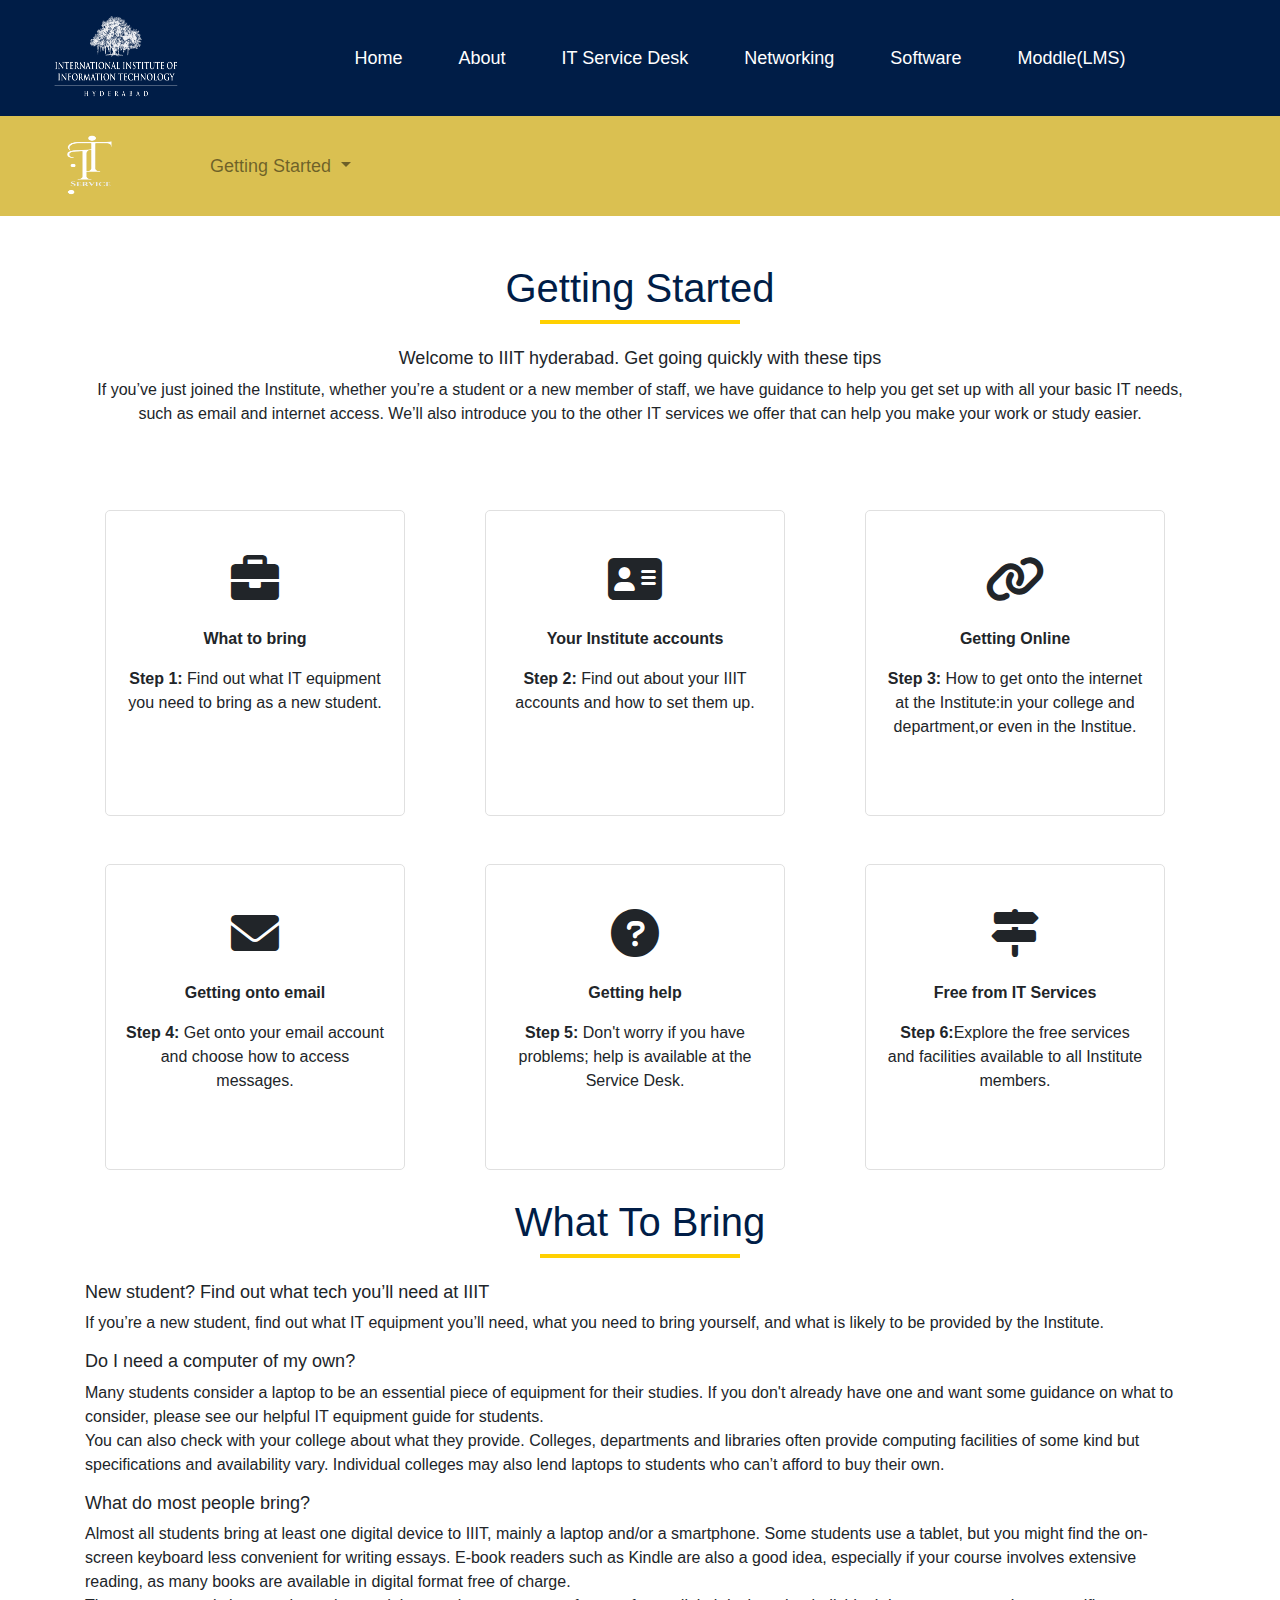
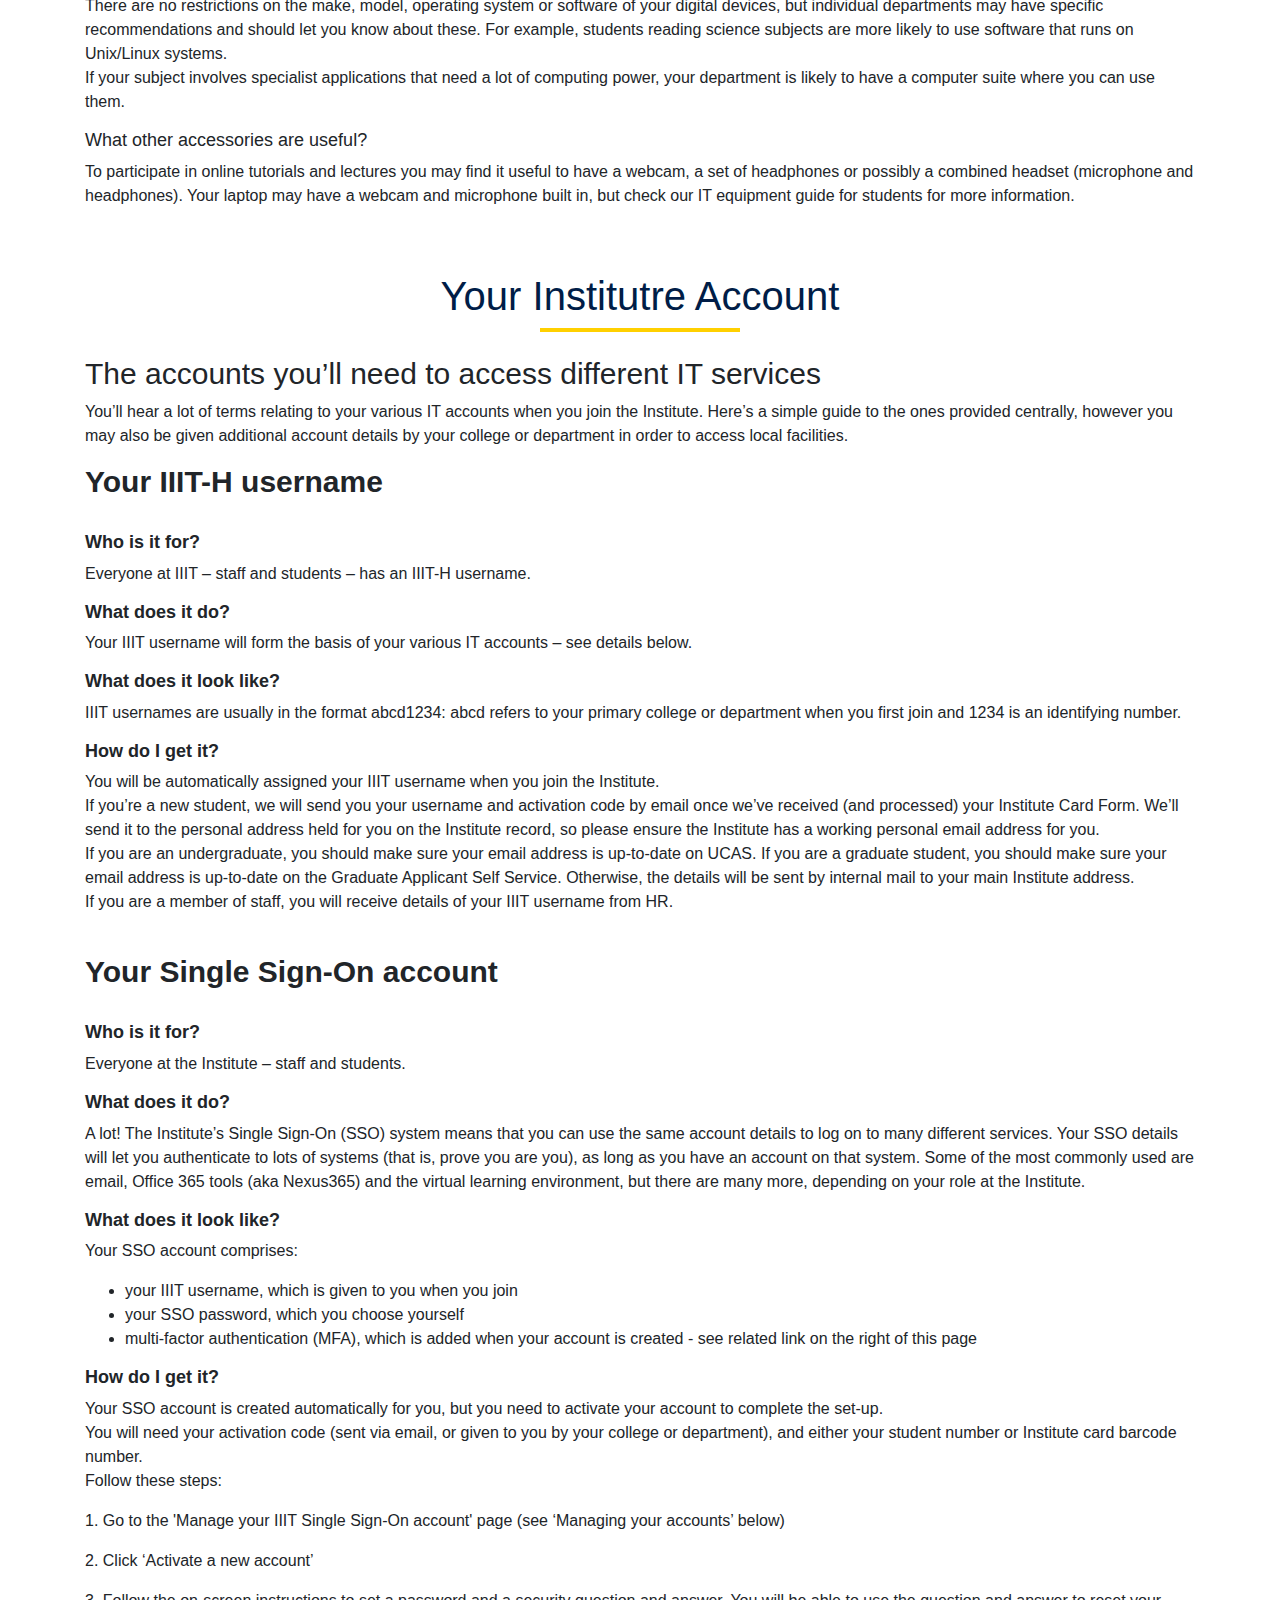
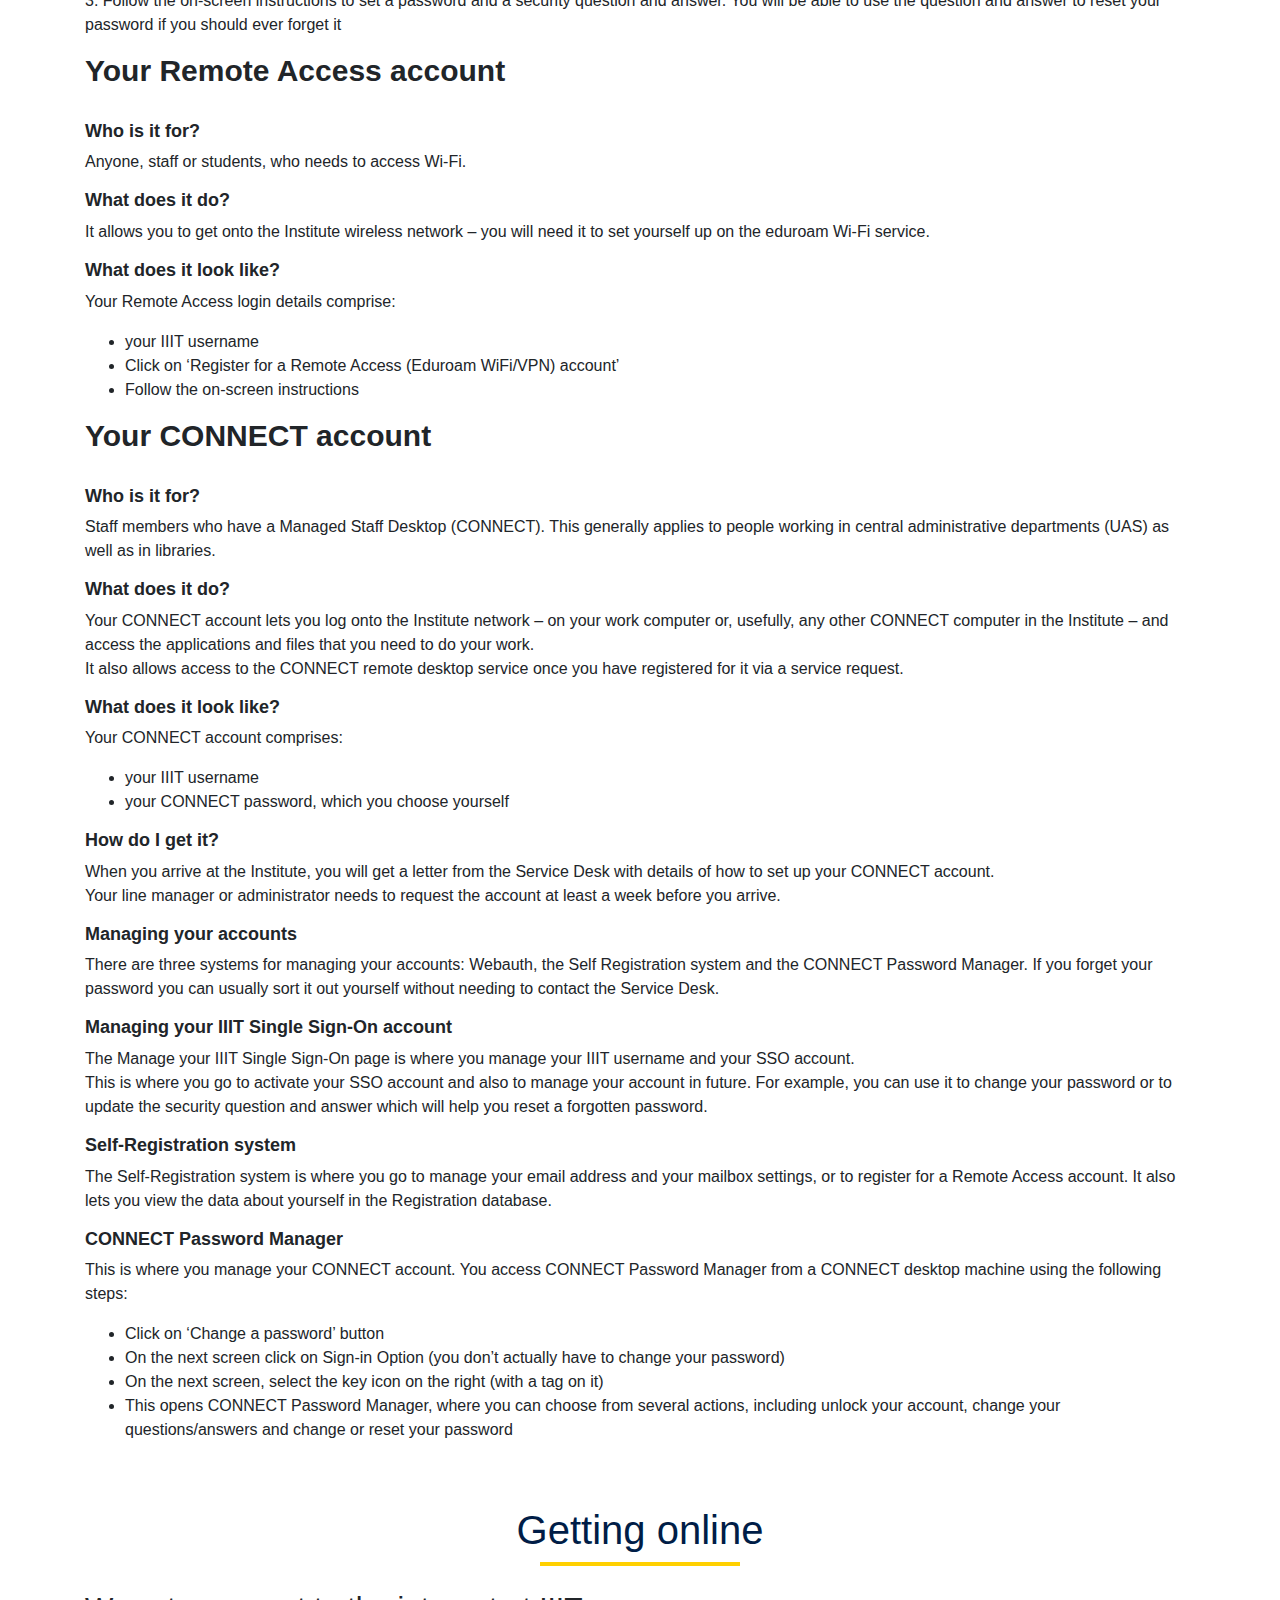
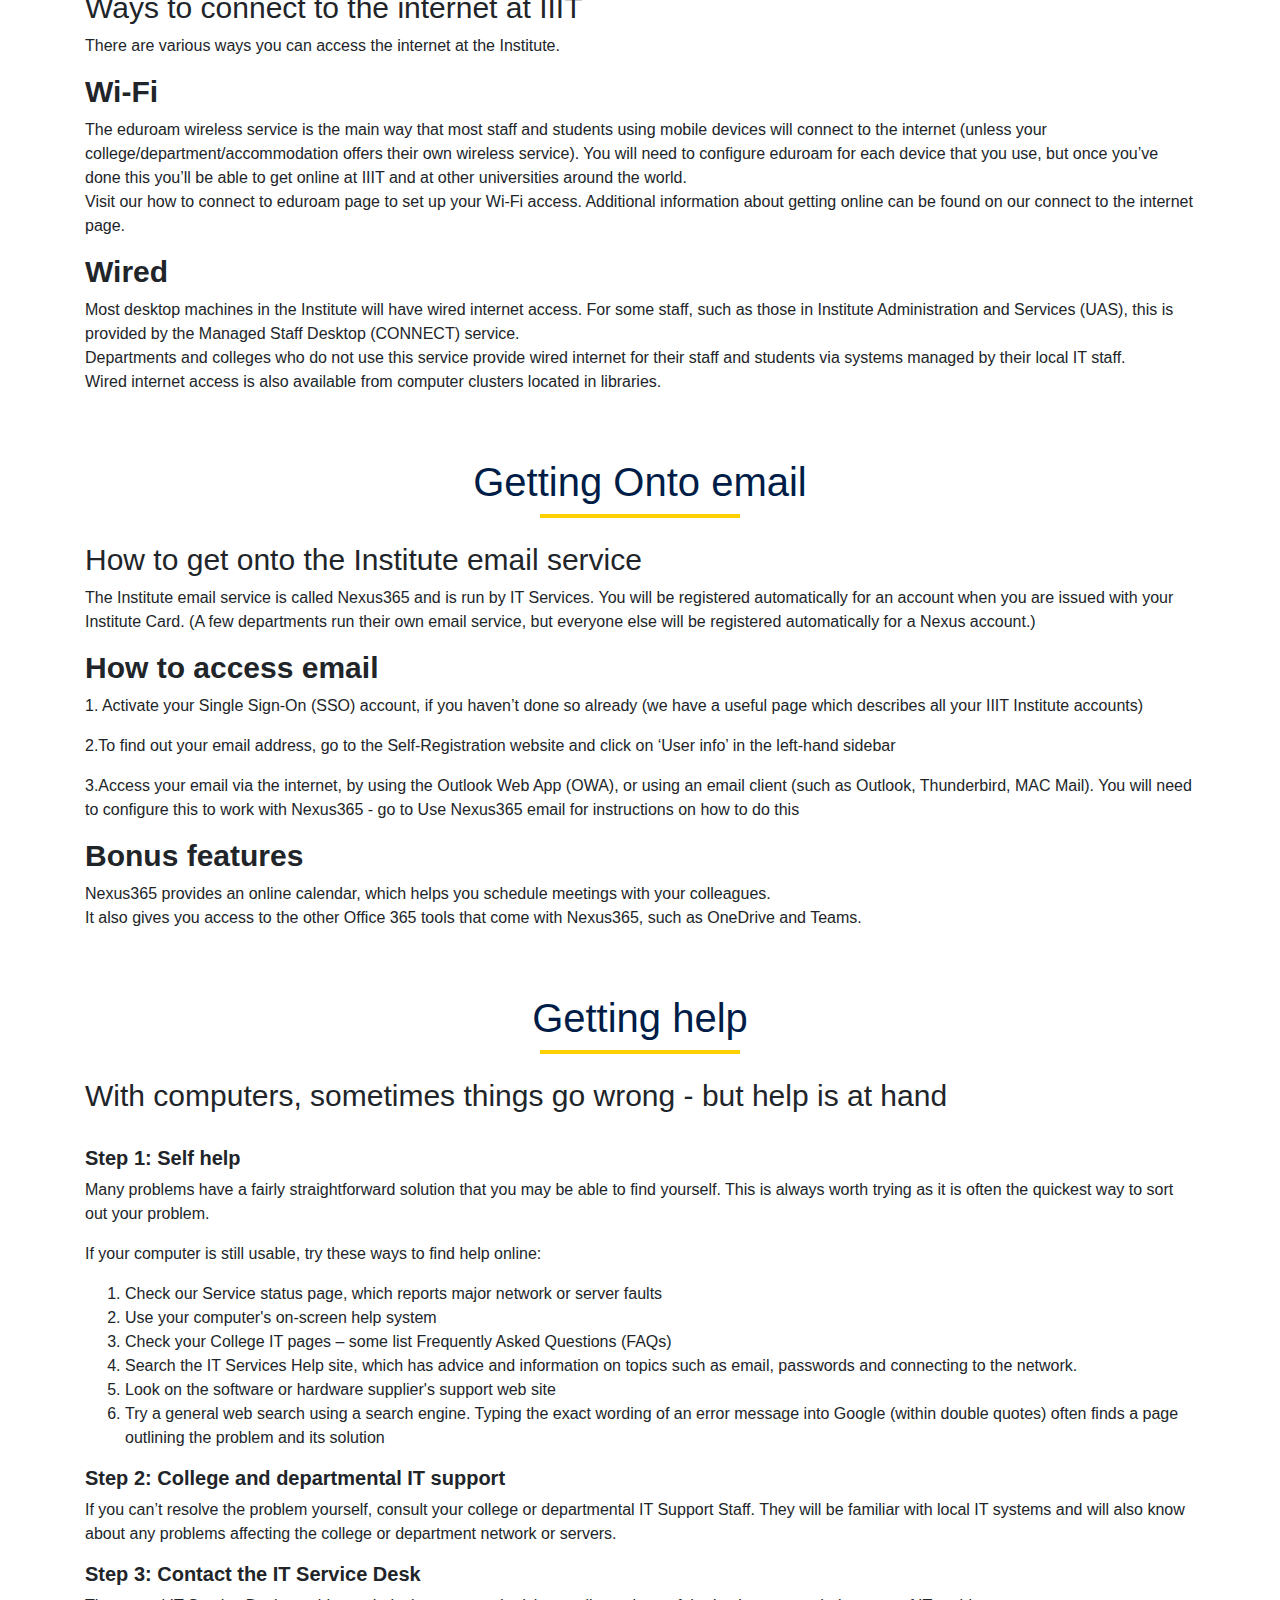
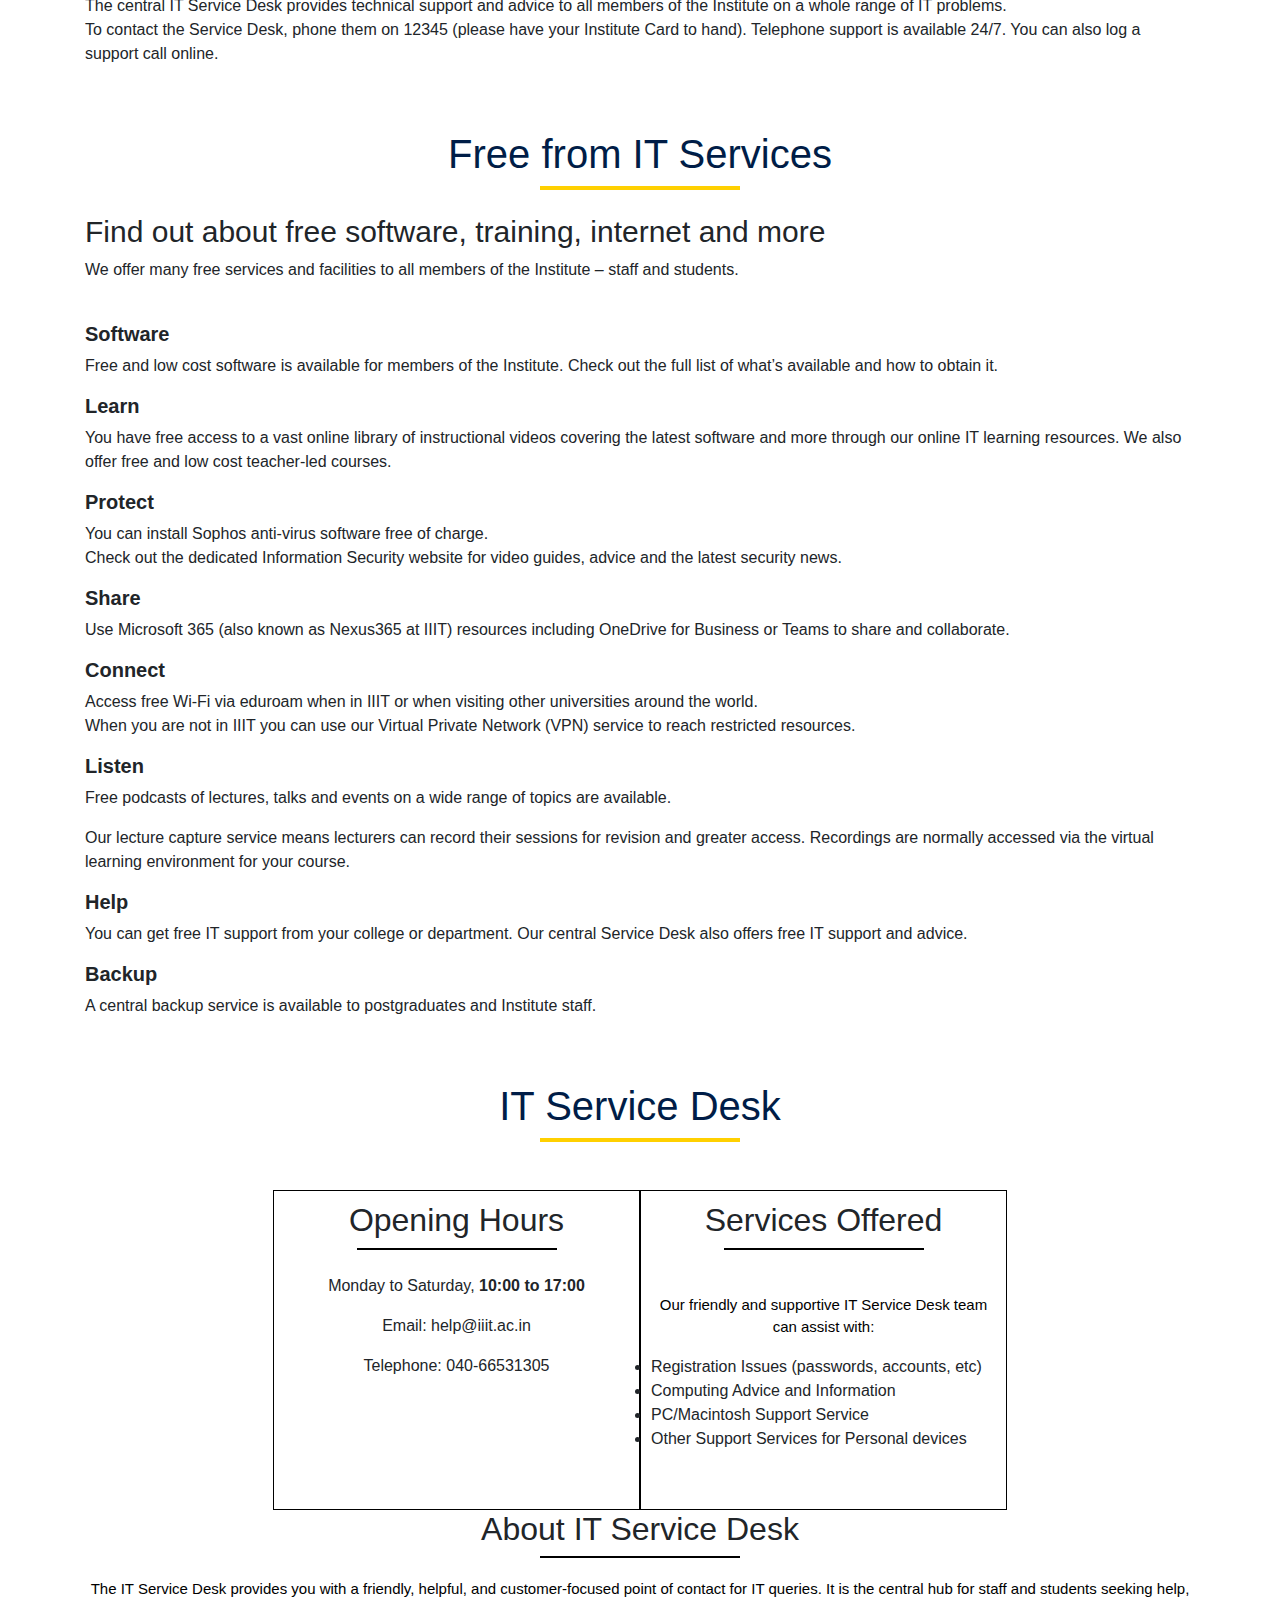
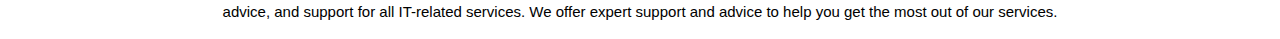
<file: test.html>
<!DOCTYPE html>
<html>

<head>
    <meta name="viewport" content="width=device-width, initial-scale=1">
    <meta charset="utf-8">
    
    <link rel="stylesheet" href="https://maxcdn.bootstrapcdn.com/bootstrap/4.5.0/css/bootstrap.min.css">
    <script src="https://ajax.googleapis.com/ajax/libs/jquery/3.4.1/jquery.min.js"></script>
    <script src="https://cdnjs.cloudflare.com/ajax/libs/popper.js/1.16.0/umd/popper.min.js"></script>
    <script src="https://maxcdn.bootstrapcdn.com/bootstrap/4.5.0/js/bootstrap.min.js"></script>
    <title>Student Template</title>

    <link href="https://fonts.googleapis.com/css2?family=Dancing+Script:wght@700&family=Domine&family=Libre+Baskerville:ital@1&display=swap" rel="stylesheet">
    <link href="https://fonts.googleapis.com/css?family=Cinzel+Decorative&display=swap" rel="stylesheet">
    <link rel="stylesheet" href="https://cdnjs.cloudflare.com/ajax/libs/font-awesome/4.7.0/css/font-awesome.min.css">
    <link rel="stylesheet" href="https://cdnjs.cloudflare.com/ajax/libs/font-awesome/6.0.0-beta3/css/all.min.css">

    <link rel="stylesheet" type="text/css" href="style.css">
<script src="main.js"></script>
    <style>
        .container{
            text-align: center;
            margin:0 auto;
        }
        .logo {
            width: 200px;
            height: 100px;
        }

        .nav-link {
            color: white;
            font-size: 18px;
            font-weight: 500;
            margin: 10px 20px;
        }
        .nav-link:hover{
            color: white;
            font-size: 20px;
            font-weight: 600;
            margin: 10px;
        }
.it_service_img{
    width:200px;
    height:100px;
    width: 100%;
    display: inline-flex;
}
.nav-link1 {
            color:black ;
            font-size: 20px;
            font-weight: 600;
            margin: 10px;
        }

        .navbar-nav .dropdown-menu {
           display:none;
            padding:10px;
            margin:10px;

       
        }
    
      .navbar-nav .nav-item:hover .dropdown-menu {
            display: inline-block;
            padding:10px;
            margin:10px;
            text-decoration: none;
            
        }
.main-menu{
    color:black;
    margin-left:20px ;
    padding:10px;
    margin-right:20px ;
    font-size:15px;
    font-weight: 500;
    text-wrap:wrap;
    cursor: pointer;
    

}
.content-container {
            text-align: center;
            padding: 20px;
        }
        .heading{
            color:rgb(0, 29, 71);
            text-align:center;
        }
        .line{
            width: 200px;
    height: 2px;
    border: 2px solid rgb(255, 208, 0);
    margin: 0 auto;
        }
        .line1{
            width: 200px;
    height: 1px;
    border: 1px solid black;
    margin: 0 auto;
        }
        ul.timings {
    list-style: none; /* Remove default bullets */
    padding: 0; /* Remove default padding */
}

ul.timings li {
    text-align: center; /* Center the text within list items */
    padding: 10px 0; /* Add vertical spacing */
}
ul.services li {
    text-align: left; /* Center the text within list items */
    padding: 10px 0; /* Add vertical spacing */
    color:black;
}
.info{
    color:black;
    margin-top: 20px;
    font-size:15px;
  
}

.card{
    margin-bottom: 20px;
    margin:20px;
    padding:20px;
    width:300px;
}

.menu_dropdown{
    display: none;
  position: absolute;
  background-color: #f9f9f9;
  min-width: 160px;
  box-shadow: 0px 8px 16px 0px rgba(0,0,0,0.2);
  z-index: 1;
}
.menu_dropdown a {
  color: black;
  padding: 12px 16px;
  text-decoration: none;
  display: block;
}
.dropdown{
margin:0 auto;
}
    </style>
    
</head>

<body>
    <nav class="navbar navbar-expand-lg" style="background-color: rgb(0, 29, 71);">
        <button class="navbar-toggler bg-light" type="button" data-toggle="collapse" data-target="#myNavbar">
            <span class="navbar-toggler-icon"></span>
        </button>
        <a href="#"><img src="iiit_logo_white.png" class="logo"></a>
        <div class="collapse navbar-collapse text-center" id="myNavbar">
            <ul class="navbar-nav menu mx-auto text-align:left">
                <li class="nav-item"><a id="home-link" class="nav-link" href="#home">Home</a></li>
                <li class="nav-item"><a id="about-link" class="nav-link" href="#about" >About</a></li>
                <li class="nav-item"><a id="research-link" class="nav-link"  href="#service-desk" >IT Service Desk</a></li>
                <li class="nav-item"><a id="event-link" class="nav-link" href="#event">Networking</a></li>
                <li class="nav-item"><a id="teaching-link" class="nav-link" href="#teaching" >Software</a></li>
                <li class="nav-item"><a id="talks-link" class="nav-link" href="#talks" >Moddle(LMS)</a></li>
            </ul>
                
        </div>
    </nav>
    <nav class="navbar navbar-expand-lg navbar-light " style="background-color:rgb(218, 192, 81);height:100px;">
        <a class="navbar-brand" href="#"><img src="it2.png" style="width:150px;height:100px;"></a>
        <button class="navbar-toggler" type="button" data-toggle="collapse" data-target="#navbarNavDropdown" aria-controls="navbarNavDropdown" aria-expanded="false" aria-label="Toggle navigation">
          <span class="navbar-toggler-icon"></span>
        </button>
        <div class="collapse navbar-collapse" id="navbarNavDropdown">
          <ul class="navbar-nav">
            <li class="nav-item dropdown">
              <a class="nav-link dropdown-toggle" href="#" id="navbarDropdownMenuLink" data-toggle="dropdown" aria-haspopup="true" aria-expanded="false">
                Getting Started
              </a>
              <div class="dropdown-menu" aria-labelledby="navbarDropdownMenuLink">
                <a class="dropdown-item" href="#what-to-bring">What to bring</a>
                <a class="dropdown-item" href="#Institute-account">Your Institute Account</a>
                <a class="dropdown-item" href="#get-online">Getting Online</a>
                <a class="dropdown-item" href="#getting-on-email">Getting onto Email</a>
                <a class="dropdown-item" href="#get-help">Getting Help</a>
                <a class="dropdown-item" href="#free-help">Free from IT Services</a>
              </div>
            </li>
          </ul>
        </div>
      </nav>
    <!--<nav class="navbar navbar-expand-lg" style="background-color: white;">
        <button class="navbar-toggler bg-light" type="button" data-toggle="collapse" data-target="#myNavbar1">
            <span class="navbar-toggler-icon"></span>
        </button>
        <a href="#"><img src="it2.png" class="it_service_img"></a>
        <div class="collapse navbar-collapse text-center" id="myNavbar1">
            <ul class="navbar-nav menu mx-auto text-align:left">
                <li class="nav-item dropdown">
                <a id="home-link" class="nav-link1" href="#getting-started" data-toggle="dropdown" onclick="toggleDropdown('menu_dropdown1')">Getting Started &nbsp;<i class="fa fa-sort-desc" onclick="Dropdown_shutdown()"  aria-hidden="true"></i></a>
                    <ul class="dropdown-menu" id="menu_dropdown1" style="width:300px;padding:10px;">
                        <li class="sub-nav-item"><a href="#what-to-bring" onclick="closeDropdown()" class="main-menu" >What to bring</a></li>
                        <li class="sub-nav-item"><a href="#Institute-account" onclick="closeDropdown()" class="main-menu">Your Institute Account</a></li>
                        <li class="sub-nav-item"><a href="#get-online"onclick="closeDropdown()" class="main-menu" >Getting Online</a></li>
                        <li class="sub-nav-item"><a href="#getting-on-email"  class="main-menu" > Getting onto Email</a></li>
                        <li class="sub-nav-item"><a href="#get-help" onclick="closeDropdown()" class="main-menu">Getting Help</a></li>
                        <li class="sub-nav-item"><a href="#free-help" onclick="closeDropdown()"  class="main-menu">Free from IT Services</a></li>
                    </ul>
                  
            
            </li>
                <li class="nav-item dropdown">
                    <a id="about-link" class="nav-link1" href="#it-service.html" data-toggle="dropdown"  onclick="closeDropdown('menu_dropdown1')">IT Service Desk&nbsp;<i class="fa fa-sort-desc" aria-hidden="true"></i></a>
                    <ul class="dropdown-menu" id="menu_dropdown2">
                        <li class="sub-nav-item"><a href="#" onclick="closeDropdown()" style="color:black;">IT Support</a></li>
                        <li class="sub-nav-item"><a href="#" style="color:black;">How to access email</a></li>
                        <li class="sub-nav-item"><a href="#" style="color:black;">Password Reset</a></li>
                        <li class="sub-nav-item"><a href="#" style="color:black;">How to Setup VPN Connectivity</a></li>  
                    </ul>
                  
            
                </li>
                <li class="nav-item dropdown">
                    <a id="research-link" class="nav-link1" href="#research" onclick="networking()">Networking&nbsp;<i class="fa fa-sort-desc" aria-hidden="true"></i></a>
                    <ul class="dropdown-menu" id="menu_dropdown3">
                        <li class="sub-nav-item"><a href="#" style="color:black;">Getting Help</a></li>
                        <li class="sub-nav-item"><a href="#what-to-bring" style="color:black;">What to do</a></li>
                        <li class="sub-nav-item"><a href="#" style="color:black;">Your Institute Account</a></li>
                        <li class="sub-nav-item"><a href="#" style="color:black;">Getting onto Email</a></li>
                        <li class="sub-nav-item"><a href="#" style="color:black;">Getting Online</a></li>
                        <li class="sub-nav-item"><a href="#" style="color:black;">Getting Help</a></li>
                        
                    </ul>
                  </li>
                <li class="nav-item dropdown">
                    <a id="event-link" class="nav-link1" href="#whattodo" onclick="whattodo()">What to do&nbsp;<i class="fa fa-sort-desc" aria-hidden="true"></i></a>
                    <ul class="dropdown-menu" id="menu_dropdown4">
                        <li class="sub-nav-item"><a href="#" style="color:black;">What to bring</a></li>
                        <li class="sub-nav-item"><a href="#" style="color:black;">What to do</a></li>
                        <li class="sub-nav-item"><a href="#" style="color:black;">Your Institute Account</a></li>
                        <li class="sub-nav-item"><a href="#" style="color:black;">Getting onto Email</a></li>
                        <li class="sub-nav-item"><a href="#" style="color:black;">Getting Online</a></li>
                        <li class="sub-nav-item"><a href="#" style="color:black;">Getting Help</a></li>
                        
                    </ul>
                  </li>
                <li class="nav-item dropdown">
                    <a id="teaching-link" class="nav-link1" href="#software" onclick="software()">Software&nbsp;<i class="fa fa-sort-desc" aria-hidden="true"></i></a>
                    <ul class="dropdown-menu" id="menu_dropdown5">
                        <li class="sub-nav-item"><a href="#" style="color:black;">Getting Help</a></li>
                        <li class="sub-nav-item"><a href="#" style="color:black;">What to do</a></li>
                        <li class="sub-nav-item"><a href="#" style="color:black;">Your Institute Account</a></li>
                        <li class="sub-nav-item"><a href="#" style="color:black;">Getting onto Email</a></li>
                        <li class="sub-nav-item"><a href="#" style="color:black;">Getting Online</a></li>
                        <li class="sub-nav-item"><a href="#" style="color:black;">Getting Help</a></li>
                        
                    </ul>
                  </li>
                <li class="nav-item dropdown">
                    <a id="talks-link" class="nav-link1" href="faq.html" onclick="fqa()">FAQ</a>
                  </li>
            </ul>
                
        </div>
    </nav>-->
    <div id="content-area">
        <!-- Content for the cards will be displayed here -->
      </div>
    <div class="container It-service-container"  id="getting-started">
        <div class="home-conatiner row justify-content-center text-center" >
            <div class="col-md-12 col-sm-12 mt-5">
                <h1 class="heading">Getting Started</h1>
                <div class="line"></div>
                <br>
                <h1 style="font-size:18px;">Welcome to IIIT hyderabad. Get going quickly with these tips</h1>
                <p>If you’ve just joined the Institute, whether you’re a student or a new member of staff, we have guidance to help you get set up with all your basic IT needs, such as email and internet access. We’ll also introduce you to the other IT services we offer that can help you make your work or study easier.</p>
            </div>
            <div class="container">
                <div class="row">
                    <div class="col-md-4 col-sm-6 mt-5">
                                <div class="card h-100  text-center" onclick="what_to_bring_card()">
                                    <br>
                                    <i class="fa fa-briefcase" style="font-size: 3em;"></i>
                                    <br>
                                    <p><strong>What to bring</strong></p>
                                    <p><strong>Step 1:</strong> Find out what IT equipment you need to bring as a new student.</p>
                                </div>
                            </div>
                            <div class="col-md-4 col-sm-6 mt-5"> 
                                <div class="card h-100 text-center" onclick="Institute_account_card()">
                                    <br>
                                    <i class="fa fa-address-card " style="font-size: 3em;"></i>
                                    <br>
                                    <p><strong>Your Institute accounts</strong></p>
                                    <p><strong>Step 2:</strong> Find out about your IIIT accounts and how to set them up.</p>
                                </div>
                            </div>
                    <div class="col-md-4 col-sm-6 mt-5">                          
                                <div class= "card h-100  text-center" onclick="get_online_card()">
                                    <br>
                                    <i class="fa fa-link " style="font-size: 3em;"></i>
                                    <br>
                                    <p><strong>Getting Online</strong></p>
                                    <p><strong>Step 3:</strong> How to get onto the internet at the Institute:in your college and department,or even in the Institue.</p>
                                </div>
                            </div>
                            <div class="col-md-4 col-sm-6 mt-5"> 
                                <div class="card h-100  text-center" onclick="getting_on_email_card()">
                                    <br>
                                    <i class="fa fa-envelope " style="font-size: 3em;"></i>
                                    <br>
                                    <p><strong>Getting onto email</strong></p>
                                    <p><strong>Step 4:</strong> Get onto your email account and choose how to access messages.</p>
                                </div>
                            </div>
                            <div class="col-md-4 col-sm-6 mt-5"> 
                                <div class="card h-100 text-center" onclick="get_help_card()">
                                    <br>
                                    <i class="fa-solid fa-circle-question " style="font-size: 3em;"></i>
                                    <br>
                                    <p><strong>Getting help</strong></p>
                                    <p><strong>Step 5:</strong> Don't worry if you have problems; help is available at the Service Desk.</p>
                                </div>
                            </div>
                            <div class="col-md-4 col-sm-6 mt-5"> <!-- Changed from col-md-4 and col-sm-4 -->
                                <div class="card h-100  text-center" onclick="free_help_card()">
                                    <br>
                                    <i class="fa-solid fa-signs-post" style="font-size: 3em;"></i>
                                    <br>
                                    <p><strong>Free from IT Services</strong></p>
                                    <p><strong>Step 6:</strong>Explore the free services and facilities available to all Institute members.</p>
                                </div>
                            </div>
                        </div>
                    </div>
                  
                </div>
        </div>
 
<div class="container what-to-bring-container"  id="what-to-bring">
        <div class="home-conatiner row justify-content-center text-left" >
            <div class="col-md-12 col-sm-12 mt-5">
                <h1 class="heading">What To Bring</h1>
                <div class="line"></div>
                <br>
                <h1 style="font-size:18px;">New student? Find out what tech you’ll need at IIIT</h1>
                <p>If you’re a new student, find out what IT equipment you’ll need, what you need to bring yourself, and what is likely to be provided by the Institute.</p>
                <h1 style="font-size:18px;">Do I need a computer of my own?</h1>
                <p>Many students consider a laptop to be an essential piece of equipment for their studies. If you don't already have one and want some guidance on what to consider, please see our helpful IT equipment guide for students.<br>You can also check with your college about what they provide. Colleges, departments and libraries often provide computing facilities of some kind but specifications and availability vary. Individual colleges may also lend laptops to students who can’t afford to buy their own.</p>
            <h1 style="font-size:18px;">What do most people bring?</h1>
            <p>Almost all students bring at least one digital device to IIIT, mainly a laptop and/or a smartphone. Some students use a tablet, but you might find the on-screen keyboard less convenient for writing essays. E-book readers such as Kindle are also a good idea, especially if your course involves extensive reading, as many books are available in digital format free of charge.<br>There are no restrictions on the make, model, operating system or software of your digital devices, but individual departments may have specific recommendations and should let you know about these. For example, students reading science subjects are more likely to use software that runs on Unix/Linux systems.<br>If your subject involves specialist applications that need a lot of computing power, your department is likely to have a computer suite where you can use them.</p>
            <h1 style="font-size: 18px;">What other accessories are useful?</h1>
            <p>To participate in online tutorials and lectures you may find it useful to have a webcam, a set of headphones or possibly a combined headset (microphone and headphones). Your laptop may have a webcam and microphone built in, but check our IT equipment guide for students for more information.</p>
            </div>
        </div>
    </div>
<div class="container what-to-bring-container"  id="Institute-account">
    <div class="home-conatiner row justify-content-center text-left" >
        <div class="col-md-12 col-sm-12 mt-5">
            <h1 class="heading">Your Institutre Account</h1>
            <div class="line"></div>
            <br>
            <h1 style="font-size:30px;font-weight:400">The accounts you’ll need to access different IT services</h1>
            <p>You’ll hear a lot of terms relating to your various IT accounts when you join the Institute. Here’s a simple guide to the ones provided centrally, however you may also be given additional account details by your college or department in order to access local facilities.</p>
            <h1 style="font-size:30px;font-weight:bold;">Your IIIT-H username</h1>
            <br>
            <h1 style="font-size:18px;font-weight:bold;">Who is it for?</h1>
            <p>Everyone at IIIT – staff and students – has an IIIT-H username. </p>
            <h1 style="font-size:18px;font-weight: bold;">What does it do?</h1>
            <p>Your IIIT username will form the basis of your various IT accounts – see details below.</p>
            <h1 style="font-size: 18px;font-weight:bold;">What does it look like?</h1>
            <p>IIIT usernames are usually in the format abcd1234: abcd refers to your primary college or department when you first join and 1234 is an identifying number.</p>
            <h1 style="font-size: 18px;font-weight:bold;">How do I get it?</h1>
            <p>You will be automatically assigned your IIIT username when you join the Institute.<br>If you’re a new student, we will send you your username and activation code by email once we’ve received (and processed) your Institute Card Form. We’ll send it to the personal address held for you on the Institute record, so please ensure the Institute has a working personal email address for you. <br>If you are an undergraduate, you should make sure your email address is up-to-date on UCAS. If you are a graduate student, you should make sure your email address is up-to-date on the Graduate Applicant Self Service. Otherwise, the details will be sent by internal mail to your main Institute address.<br>If you are a member of staff, you will receive details of your IIIT username from HR.  </p>
        <br>
        <h1 style="font-size:30px;font-weight:bold">Your Single Sign-On account</h1>
        <br>
        <h1 style="font-size:18px;font-weight:bold;">Who is it for?</h1>
        <p>Everyone at the Institute – staff and students. </p>
        <h1 style="font-size:18px;font-weight:bold;">What does it do?</h1>
        <p>A lot! The Institute’s Single Sign-On (SSO) system means that you can use the same account details to log on to many different services.
            Your SSO details will let you authenticate to lots of systems (that is, prove you are you), as long as you have an account on that system. Some of the most commonly used are email, Office 365 tools (aka Nexus365) and the virtual learning environment, but there are many more, depending on your role at the Institute. </p>
        <h1 style="font-size:18px;font-weight:bold;">What does it look like?</h1>
        <p>Your SSO account comprises:</p>
        <ul>
            <li>your IIIT username, which is given to you when you join</li>
            <li>your SSO password, which you choose yourself</li>
            <li>multi-factor authentication (MFA), which is added when your account is created - see related link on the right of this page</li>
        </ul>
        <h1 style="font-size:18px;font-weight:bold;">How do I get it?</h1>
        <p>Your SSO account is created automatically for you, but you need to activate your account to complete the set-up. <br>You will need your activation code (sent via email, or given to you by your college or department), and either your student number or Institute card barcode number.<br>Follow these steps: </p>
        <p>1. Go to the 'Manage your IIIT Single Sign-On account' page (see ‘Managing your accounts’ below)</p>
        <p>2. Click ‘Activate a new account’</p>
        <p>3. Follow the on-screen instructions to set a password and a security question and answer. You will be able to use the question and answer to reset your password if you should ever forget it </p>

        <h1 style="font-size:30px;font-weight:bold">Your Remote Access account</h1>
        <br>
        <h1 style="font-size:18px;font-weight:bold;">Who is it for?</h1>
        <p>Anyone, staff or students, who needs to access Wi-Fi. </p>
        <h1 style="font-size:18px;font-weight:bold;">What does it do?</h1>
        <p>It allows you to get onto the Institute wireless network – you will need it to set yourself up on the eduroam Wi-Fi service. </p>
        <h1 style="font-size:18px;font-weight:bold;">What does it look like?</h1>
        <p>Your Remote Access login details comprise: </p>
        <ul>
            <li>your IIIT username </li>
            <li>Click on ‘Register for a Remote Access (Eduroam WiFi/VPN) account’ </li>
            <li>Follow the on-screen instructions</li>
        </ul>
        <h1 style="font-size:30px;font-weight:bold">Your CONNECT account</h1>
        <br>
        <h1 style="font-size:18px;font-weight:bold;">Who is it for?</h1>
        <p>Staff members who have a Managed Staff Desktop (CONNECT). This generally applies to people working in central administrative departments (UAS) as well as in  libraries.</p>
        <h1 style="font-size:18px;font-weight:bold;">What does it do?</h1>
        <p>Your CONNECT account lets you log onto the Institute network – on your work computer or, usefully, any other CONNECT computer in the Institute – and access the applications and files that you need to do your work.<br>It also allows access to the CONNECT remote desktop service once you have registered for it via a service request. </p>
        <h1 style="font-size:18px;font-weight:bold;">What does it look like?</h1>
        <p>Your CONNECT account comprises:</p>
        <ul>
            <li>your IIIT username</li>
            <li>your CONNECT password, which you choose yourself</li>
        </ul>
        <h1 style="font-size:18px;font-weight:bold;">How do I get it?</h1>
        <p>When you arrive at the Institute, you will get a letter from the Service Desk with details of how to set up your CONNECT account.<br>Your line manager or administrator needs to request the account at least a week before you arrive. </p>
        <h1 style="font-size:18px;font-weight:bold">Managing your accounts</h1>
        <p>There are three systems for managing your accounts: Webauth, the Self Registration system and the CONNECT Password Manager. If you forget your password you can usually sort it out yourself without needing to contact the Service Desk.</p>
        <h1 style="font-size:18px;font-weight:bold">Managing your IIIT Single Sign-On account</h1>   
        <p>The Manage your IIIT Single Sign-On page is where you manage your IIIT username and your SSO account.<br>This is where you go to activate your SSO account and also to manage your account in future. For example, you can use it to change your password or to update the security question and answer which will help you reset a forgotten password.</p> 
        <h1 style="font-size:18px;font-weight:bold;">Self-Registration system</h1>
        <p>The Self-Registration system is where you go to manage your email address and your mailbox settings, or to register for a Remote Access account. It also lets you view the data about yourself in the Registration database.</p>
        <h1 style="font-size:18px;font-weight:bold;">CONNECT Password Manager</h1>
      <p>This is where you manage your CONNECT account. You access CONNECT Password Manager from a CONNECT desktop machine using the following steps:</p>
      <ul>
        <li>Click on ‘Change a password’ button</li>
            <li>On the next screen click on Sign-in Option (you don’t actually have to change your password)</li>
            <li>On the next screen, select the key icon on the right (with a tag on it)</li>
            <li>This opens CONNECT Password Manager, where you can choose from several actions, including unlock your account, change your questions/answers and change or reset your password</li>
      </ul>
    </div>
        </div>
</div>
<div class="container what-to-bring-container"  id="get-online">
    <div class="home-conatiner row justify-content-center text-left" >
        <div class="col-md-12 col-sm-12 mt-5">
            <h1 class="heading">Getting online</h1>
            <div class="line"></div>
            <br>
            <h1 style="font-size:30px;font-weight: 400;">Ways to connect to the internet at IIIT</h1>
            <p>There are various ways you can access the internet at the Institute.</p>
            <h1 style="font-size:30px;font-weight: bold;">Wi-Fi</h1>
            <p>The eduroam wireless service is the main way that most staff and students using mobile devices will connect to the internet (unless your college/department/accommodation offers their own wireless service). You will need to configure eduroam for each device that you use, but once you’ve done this you’ll be able to get online at IIIT and at other universities around the world.<br>Visit our how to connect to eduroam page to set up your Wi-Fi access. Additional information about getting online can be found on our connect to the internet page.</p>
        <h1 style="font-size:30px;font-weight: bold;">Wired</h1>
        <p>Most desktop machines in the Institute will have wired internet access. For some staff, such as those in Institute Administration and Services (UAS), this is provided by the Managed Staff Desktop (CONNECT) service. <br>Departments and colleges who do not use this service provide wired internet for their staff and students via systems managed by their local IT staff.<br>Wired internet access is also available from computer clusters located in libraries.</p>
        
        </div>
    </div>
</div>
<div class="container what-to-bring-container"  id="getting-on-email">
    <div class="home-conatiner row justify-content-center text-left" >
        <div class="col-md-12 col-sm-12 mt-5">
            <h1 class="heading">Getting Onto email</h1>
            <div class="line"></div>
            <br>
            <h1 style="font-size:30px;font-weight: 400;">How to get onto the Institute email service</h1>
            <p>The Institute email service is called Nexus365 and is run by IT Services. You will be registered automatically for an account when you are issued with your Institute Card. (A few departments run their own email service, but everyone else will be registered automatically for a Nexus account.)</p>
            <h1  style="font-size:30px;font-weight: bold;">How to access email</h1>
            <p>1. Activate your Single Sign-On (SSO) account, if you haven’t done so already (we have a useful page which describes all your IIIT Institute accounts)</p>
            <p>2.To find out your email address, go to the Self-Registration website and click on ‘User info’ in the left-hand sidebar</p>
            <p>3.Access your email via the internet, by using the Outlook Web App (OWA), or using an email client (such as Outlook, Thunderbird, MAC Mail). You will need to configure this to work with Nexus365 - go to Use Nexus365 email for instructions on how to do this</p>
        <h1 style="font-size:30px;font-weight: bold;">Bonus features</h1>
        <p>Nexus365 provides an online calendar, which helps you schedule meetings with your colleagues.<br>It also gives you access to the other Office 365 tools that come with Nexus365, such as OneDrive and Teams.</p>
        
        </div>
    </div>
</div>
<div class="container what-to-bring-container"  id="get-help">
    <div class="home-conatiner row justify-content-center text-left" >
        <div class="col-md-12 col-sm-12 mt-5">
            <h1 class="heading">Getting help</h1>
            <div class="line"></div>
            <br>
            <h1 style="font-size:30px;font-weight: 400;">With computers, sometimes things go wrong - but help is at hand</h1>
            <br>
            <h1 style="font-size:20px;font-weight: bold;">Step 1: Self help</h1>
            <p>Many problems have a fairly straightforward solution that you may be able to find yourself. This is always worth trying as it is often the quickest way to sort out your problem.</p>
             <p>If your computer is still usable, try these ways to find help online:</p>
             <ol>
                <li>Check our Service status page, which reports major network or server faults </li>
                <li>Use your computer's on-screen help system</li>
                <li>Check your College IT pages – some list Frequently Asked Questions (FAQs)</li>
                <li>Search the IT Services Help site, which has advice and information on topics such as email, passwords and connecting to the network.</li>
                <li>Look on the software or hardware supplier's support web site</li>
                <li>Try a general web search using a search engine. Typing the exact wording of an error message into Google (within double quotes) often finds a page outlining the problem and its solution</li>
             </ol>
             <h1 style="font-size:20px;font-weight: bold;">Step 2: College and departmental IT support</h1>
            <p>If you can’t resolve the problem yourself, consult your college or departmental IT Support Staff. They will be familiar with local IT systems and will also know about any problems affecting the college or department network or servers.</p>
            <h1 style="font-size:20px;font-weight: bold;">Step 3: Contact the IT Service Desk</h1>
            <p>The central IT Service Desk provides technical support and advice to all members of the Institute on a whole range of IT problems.<br>To contact the Service Desk, phone them on 12345 (please have your Institute Card to hand). Telephone support is available 24/7. You can also log a support call online.</p>
       
        
        </div>
    </div>
</div>
<div class="container what-to-bring-container"  id="free-help">
    <div class="home-conatiner row justify-content-center text-left" >
        <div class="col-md-12 col-sm-12 mt-5">
            <h1 class="heading">Free from IT Services</h1>
            <div class="line"></div>
            <br>
            <h1 style="font-size:30px;font-weight: 400;">Find out about free software, training, internet and more</h1>
            <p>We offer many free services and facilities to all members of the Institute – staff and students.</p>
            <br>
            <h1 style="font-size:20px;font-weight: bold;">Software</h1>
            <p>Free and low cost software is available for members of the Institute. Check out the full list of what’s available and how to obtain it. </p>
             <h1 style="font-size:20px;font-weight: bold;">Learn</h1>
            <p>You have free access to a vast online library of instructional videos covering the latest software and more through our online IT learning resources. We also offer free and low cost teacher-led courses.</p>
            <h1 style="font-size:20px;font-weight: bold;">Protect</h1>
            <p>You can install Sophos anti-virus software free of charge. <br>Check out the dedicated Information Security website for video guides, advice and the latest security news.</p>
            <h1 style="font-size:20px;font-weight: bold;">Share</h1>
            <p>Use Microsoft 365 (also known as Nexus365 at IIIT) resources including OneDrive for Business or Teams to share and collaborate. </p>
            <h1 style="font-size:20px;font-weight: bold;">Connect</h1>
            <p>Access free Wi-Fi via eduroam when in IIIT or when visiting other universities around the world. <br>When you are not in IIIT you can use our Virtual Private Network (VPN) service to reach restricted resources. </p>
            <h1 style="font-size:20px;font-weight: bold;">Listen</h1>
            <p>Free podcasts of lectures, talks and events on a wide range of topics are available.</p>
            <p>Our lecture capture service means lecturers can record their sessions for revision and greater access. Recordings are normally accessed via the virtual learning environment for your course.</p>
            <h1 style="font-size:20px;font-weight: bold;">Help</h1>
            <p>You can get free IT support from your college or department. Our central Service Desk also offers free IT support and advice.</p>
            <h1 style="font-size:20px;font-weight: bold;">Backup</h1>
            <p>A central backup service is available to postgraduates and Institute staff.</p>
            
        
        </div>
    </div>
</div>
    <div class="container It-service-container" id="It-service">
        <div class="home-conatiner row justify-content-center text-center">
            <div class="col-md-12 col-sm-12 mt-5">
                <h1 class="heading">IT Service Desk</h1>
                <div class="line"></div>
            </div>
            <div class="d-flex flex-row justify-content-center text-center">
            <div class="col-md-6 col-sm-12 mt-5" style="border:1px solid black;height:100%;width:100%;text-wrap:wrap;Padding:10px;">
                <h2>Opening Hours</h2>
                <div class="line1"></div>
                <br>
                <p>Monday to Saturday, <strong>10:00 to 17:00</strong></p>
                <p>Email: <span>help@iiit.ac.in</span></p>
                <p>Telephone: <span>040-66531305</span></p>
            </div>
            <div class="col-md-6 col-sm-12 mt-5" style="border:1px solid black;height:100%;width:100%;text-wrap: wrap;Padding:10px;">
                <h2>Services Offered</h2>
                <div class="line1"></div>
                <br>
                <p class="info">Our friendly and supportive IT Service Desk team can assist with:</li>
                    <li class="service-details" >Registration Issues (passwords, accounts, etc)</li>
                    <li class="service-details">Computing Advice and Information</li>
                    <li class="service-details">PC/Macintosh Support Service</li>
                    <li class="service-details">Other Support Services for Personal devices</li>
                </ul>
            </div>
        </div>
        <br>
            <div class="col-md-12 col-sm-12 mt-5">
                <h2>About IT Service Desk</h2>
                <div class="line1"></div>
                <p class="info">
                    The IT Service Desk provides you with a friendly, helpful, and customer-focused point of contact for IT queries. It is the central hub for staff and students seeking help, advice, and support for all IT-related services. We offer expert support and advice to help you get the most out of our services.
                </p>
            </div>
            
        </div>
    </div>
        
   
   
</body>

</html>
</file>
<file: style.css>
.container{
    text-align: center;
    margin:0 auto;
}
.img-container {
    position: relative;
}
.img-bg{
    width:100%;
    height:20%;
}
/* Style for the background image */
.bg-img {
    width: 100%; /* Adjust the width as needed */
    height: 500px; /* Maintain aspect ratio */
    background-size: cover;
}

/* Style for the text overlay */
.img-text {
    position: absolute;
    top: 30%;
    left: 7%;
    padding: 20px; /* Padding for text */
    color: white; /* Text color */
    font-size: 100px; /* Font size */
   font-family: 'Playpen Sans', cursive;
   
}

/* Responsive text style */
@media (max-width: 768px) {
    .img-text {
        font-size: 18px; /* Adjust font size for smaller screens */
    }
}
.service-details{
text-align: left;
}
.nav-link {
    color: white;
    font-size: 18px;
    font-weight: 500;
    margin: 10px 20px;
}
.nav-link:hover{
    color: white;
    font-size: 20px;
    font-weight: 600;
    margin: 10px;
}
.heading{
    color:rgb(0, 29, 71);
    text-align:center;
}
.line{
    width: 200px;
height: 2px;
border: 2px solid rgb(255, 208, 0);
margin: 0 auto;
}
.line1{
    width: 200px;
height: 1px;
border: 1px solid black;
margin: 0 auto;
}
.card{
    border: 1px solid #e0e0e0;
    border-radius: 5px;
    padding: 20px;
    background-color: #fff;
    transition: transform 0.2s;
}

.card:hover {
    transform: scale(1.05);
    box-shadow: 0 4px 6px rgba(0, 0, 0, 0.1);
}
.copy-right-footer{
    background-color:rgb(0, 29, 71); 
    color:white;
    box-shadow: 5px 5px 5px grey;
    width:100%;
    text-align: center;
    bottom:0;
    position:fixed;
}
.click-here{
    color:rgb(13, 63, 133);
    font-weight: 500;
}
.td-1, .td-2 {
    border: 1px solid #C1C7D0;
    padding: 7px 10px;
    vertical-align: top;
    text-align: left;
    min-width: 8px;
}

.menu-item {
    cursor: pointer;
}
</file>
